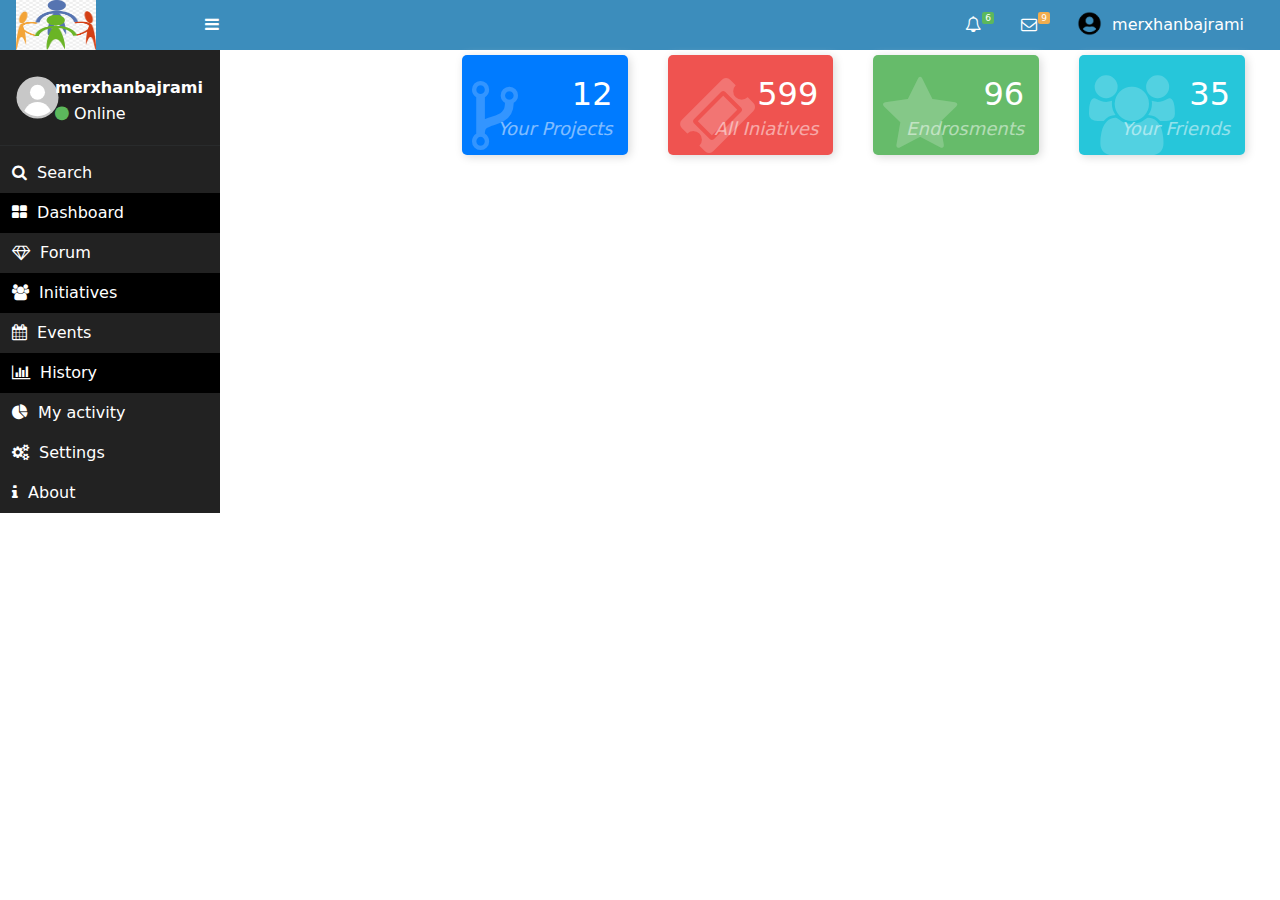
<file: Code/index.html>
<!DOCTYPE html>
<html lang="en">
<head>
    <meta charset="UTF-8">
    <title>BeChange</title>
    <link href="//maxcdn.bootstrapcdn.com/bootstrap/4.1.1/css/bootstrap.min.css" rel="stylesheet" id="bootstrap-css">
    <script src="//maxcdn.bootstrapcdn.com/bootstrap/4.1.1/js/bootstrap.min.js"></script>
    <script src="//cdnjs.cloudflare.com/ajax/libs/jquery/3.2.1/jquery.min.js"></script>
    <link rel="stylesheet" href="index.css">
</head>
<body>
    <header class="header">
        <nav class="navbar navbar-toggleable-md navbar-light pt-0 pb-0 ">
            <button class="navbar-toggler navbar-toggler-right" type="button" data-toggle="collapse" data-target="#navbarNavDropdown" aria-controls="navbarNavDropdown" aria-expanded="false" aria-label="Toggle navigation">
                <span class="navbar-toggler-icon"></span>
            </button>
            <a class="navbar-brand p-0 mr-5" href="#"><img src="peroplengo.png" height="50" width="80" alt="BeChange"></a>
            <div class="float-left"> <a href="#" class="button-left"><span class="fa fa-fw fa-bars "></span></a> </div>
            <div class="collapse navbar-collapse flex-row-reverse" id="navbarNavDropdown">
                <ul class="navbar-nav">
                    <li class="nav-item dropdown messages-menu">
                        <a class="nav-link dropdown-toggle" href="#" data-toggle="dropdown" aria-haspopup="true" aria-expanded="false">
                            <i class="fa fa-bell-o"></i>
                            <span class="label label-success bg-success">6</span>
                        </a>
                        <div class="dropdown-menu" aria-labelledby="navbarDropdownMenuLink">
                            <ul class="dropdown-menu-over list-unstyled">
                                <li class="header-ul text-center">You have 4 messages</li>
                            </ul>
                        </div>
                    </li>
                    <li class="nav-item dropdown notifications-menu">
                        <a class="nav-link dropdown-toggle" href="#" id="qr1" data-toggle="dropdown" aria-haspopup="true" aria-expanded="false">
                            <i class="fa fa-envelope-o"></i>
                            <span class="label label-warning bg-warning">9</span>
                        </a>
                    </li>
                    <li class="nav-item dropdown  user-menu">
                        <a class="nav-link dropdown-toggle" href="#" id="navbarDropdownMenuLink" data-toggle="dropdown" aria-haspopup="true" aria-expanded="false">
                            <img src="usercircle.png" class="user-image" alt="User Image" >
                            <span class="hidden-xs">merxhanbajrami</span>
                        </a>
                    </li>
                </ul>
            </div>
        </nav>
    </header>
    <div class="main" style="display: flex; justify-content: space-between;">
        <div class="col-4" style="margin-left: -15px;">
            <aside>
                <div class="sidebar left ">
                    <div class="user-panel">
                        <div class="pull-left image">
                            <img src="usericon.svg" class="rounded-circle" alt="User Image">
                        </div>
                        <div class="pull-left info">
                            <p>merxhanbajrami</p>
                            <a href="#"><i class="fa fa-circle text-success"></i> Online</a>
                        </div>
                    </div>
                    <ul class="list-sidebar bg-defoult">
                        <li>
                            <a href="#"><i class="fa fa-search"></i> <span class="nav-label">Search</span></a> </li>
                        <li>
                            <a href="index.html" data-toggle="collapse" data-target="#dashboard" class="collapsed active" >
                                <i class="fa fa-th-large"></i> <span class="nav-label"> Dashboard </span>
                            </a>
                        </li>
                        <li>
                            <a href="forum.html"><i class="fa fa-diamond"></i> <span class="nav-label">Forum</span></a> </li>
                        <li>
                            <a href="final.html" data-toggle="collapse" data-target="#tables" class="collapsed active" ><i class="fa fa-users"></i> <span class="nav-label">Initiatives</span></a>
                        </li>
                        <li>
                            <a href="#"><i class="fa fa-calendar"></i> <span class="nav-label">Events</span></a> </li>
                        <li>
                            <a href="#" data-toggle="collapse" data-target="#products" class="collapsed active" > <i class="fa fa-bar-chart-o"></i> <span class="nav-label">History</span></a>
                        </li>
                        <li>
                            <a href="initiatives.html"><i class="fa fa-pie-chart"></i> <span class="nav-label">My activity</span> </a>
                        </li>
                        <li> <a href="#"><i class="fa fa-cogs"></i> <span class="nav-label">Settings</span></a> </li>
                        <li> <a href="#"><i class="fa fa-info"></i> <span class="nav-label">About</span></a> </li>
                    </ul>
                </div>
            </aside>
        </div>
        <div class="col-8">
            <div class="container">
                <div class="row">
                    <div class="col-md-3">
                        <div class="card-counter primary">
                            <i class="fa fa-code-fork"></i>
                            <span class="count-numbers">12</span>
                            <span class="count-name">Your projects</span>
                        </div>
                    </div>

                    <div class="col-md-3">
                        <div class="card-counter danger">
                            <i class="fa fa-ticket"></i>
                            <span class="count-numbers">599</span>
                            <span class="count-name">All iniatives</span>
                        </div>
                    </div>

                    <div class="col-md-3">
                        <div class="card-counter success">
                            <i class="fa fa-star"></i>
                            <span class="count-numbers">96</span>
                            <span class="count-name">Endrosments</span>
                        </div>
                    </div>

                    <div class="col-md-3">
                        <div class="card-counter info">
                            <i class="fa fa-users"></i>
                            <span class="count-numbers">35</span>
                            <span class="count-name">Your friends</span>
                        </div>
                    </div>
                </div>
            </div>
        </div>
    </div>
    <script>
        $(document).ready(function(){
            $('.button-left').click(function(){
                $('.sidebar').toggleClass('fliph');
            });

        });
    </script>
    <style>
        .card-counter{
            box-shadow: 2px 2px 10px #DADADA;
            margin: 5px;
            padding: 20px 10px;
            background-color: #fff;
            height: 100px;
            border-radius: 5px;
            transition: .3s linear all;
        }

        .card-counter:hover{
            box-shadow: 4px 4px 20px #DADADA;
            transition: .3s linear all;
        }

        .card-counter.primary{
            background-color: #007bff;
            color: #FFF;
        }

        .card-counter.danger{
            background-color: #ef5350;
            color: #FFF;
        }

        .card-counter.success{
            background-color: #66bb6a;
            color: #FFF;
        }

        .card-counter.info{
            background-color: #26c6da;
            color: #FFF;
        }

        .card-counter i{
            font-size: 5em;
            opacity: 0.2;
        }

        .card-counter .count-numbers{
            position: absolute;
            right: 35px;
            top: 20px;
            font-size: 32px;
            display: block;
        }

        .card-counter .count-name{
            position: absolute;
            right: 35px;
            top: 65px;
            font-style: italic;
            text-transform: capitalize;
            opacity: 0.5;
            display: block;
            font-size: 18px;
        }
    </style>
</body>
</html>
</file>
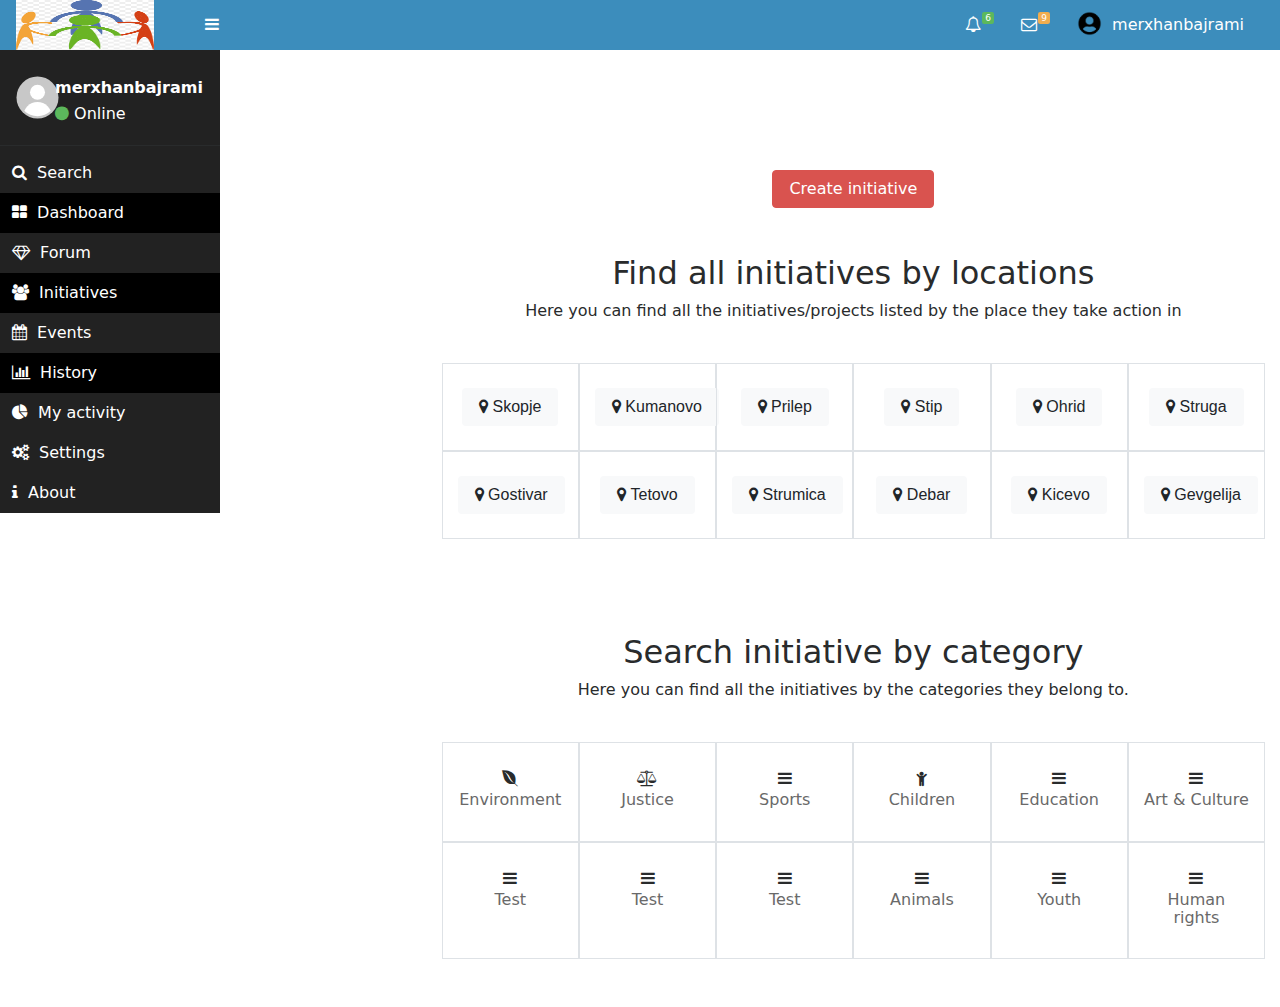
<file: Code/final.html>
<!DOCTYPE html>
<html lang="en">
<head>
    <meta charset="UTF-8">
    <title>BeChange</title>
    <link href="//maxcdn.bootstrapcdn.com/bootstrap/4.1.1/css/bootstrap.min.css" rel="stylesheet" id="bootstrap-css">
    <script src="//maxcdn.bootstrapcdn.com/bootstrap/4.1.1/js/bootstrap.min.js"></script>
    <script src="//cdnjs.cloudflare.com/ajax/libs/jquery/3.2.1/jquery.min.js"></script>
    <link rel="stylesheet" href="index.css">
</head>
<body>
<header class="header">
    <nav class="navbar navbar-toggleable-md navbar-light pt-0 pb-0 ">
        <button class="navbar-toggler navbar-toggler-right" type="button" data-toggle="collapse" data-target="#navbarNavDropdown" aria-controls="navbarNavDropdown" aria-expanded="false" aria-label="Toggle navigation">
            <span class="navbar-toggler-icon"></span>
        </button>
        <a class="navbar-brand p-0 mr-5" href="#"><img src="peroplengo.png" height="50" width="80" alt="BeChange"></a>
        <div class="float-left"> <a href="#" class="button-left"><span class="fa fa-fw fa-bars "></span></a> </div>
        <div class="collapse navbar-collapse flex-row-reverse" id="navbarNavDropdown">
            <ul class="navbar-nav">
                <li class="nav-item dropdown messages-menu">
                    <a class="nav-link dropdown-toggle" href="#" data-toggle="dropdown" aria-haspopup="true" aria-expanded="false">
                        <i class="fa fa-bell-o"></i>
                        <span class="label label-success bg-success">6</span>
                    </a>
                    <div class="dropdown-menu" aria-labelledby="navbarDropdownMenuLink">
                        <ul class="dropdown-menu-over list-unstyled">
                            <li class="header-ul text-center">You have 4 messages</li>
                        </ul>
                    </div>
                </li>
                <li class="nav-item dropdown notifications-menu">
                    <a class="nav-link dropdown-toggle" href="#" id="qr1" data-toggle="dropdown" aria-haspopup="true" aria-expanded="false">
                        <i class="fa fa-envelope-o"></i>
                        <span class="label label-warning bg-warning">9</span>
                    </a>
                </li>
                <li class="nav-item dropdown  user-menu">
                    <a class="nav-link dropdown-toggle" href="#" id="navbarDropdownMenuLink" data-toggle="dropdown" aria-haspopup="true" aria-expanded="false">
                        <img src="usercircle.png" class="user-image" alt="User Image" >
                        <span class="hidden-xs">merxhanbajrami</span>
                    </a>
                </li>
            </ul>
        </div>
    </nav>
</header>
<div class="main" style="display: flex; justify-content: space-between;">
    <div class="col-4" style="margin-left: -15px;">
        <aside>
            <div class="sidebar left ">
                <div class="user-panel">
                    <div class="pull-left image">
                        <img src="usericon.svg" class="rounded-circle" alt="User Image">
                    </div>
                    <div class="pull-left info">
                        <p>merxhanbajrami</p>
                        <a href="#"><i class="fa fa-circle text-success"></i> Online</a>
                    </div>
                </div>
                <ul class="list-sidebar bg-defoult">
                    <li>
                        <a href="#"><i class="fa fa-search"></i> <span class="nav-label">Search</span></a> </li>
                    <li>
                        <a href="index.html" data-toggle="collapse" data-target="#dashboard" class="collapsed active" >
                            <i class="fa fa-th-large"></i> <span class="nav-label"> Dashboard </span>
                        </a>
                    </li>
                    <li>
                        <a href="forum.html"><i class="fa fa-diamond"></i> <span class="nav-label">Forum</span></a> </li>
                    <li>
                        <a href="final.html" data-toggle="collapse" data-target="#tables" class="collapsed active" ><i class="fa fa-users"></i> <span class="nav-label">Initiatives</span></a>
                    </li>
                    <li>
                        <a href="#"><i class="fa fa-calendar"></i> <span class="nav-label">Events</span></a> </li>
                    <li>
                        <a href="" data-toggle="collapse" data-target="#products" class="collapsed active" > <i class="fa fa-bar-chart-o"></i> <span class="nav-label">History</span></a>
                    </li>
                    <li>
                        <a href="initiatives.html"><i class="fa fa-pie-chart"></i> <span class="nav-label">My activity</span> </a>
                    </li>
                    <li> <a href="#"><i class="fa fa-cogs"></i> <span class="nav-label">Settings</span></a> </li>
                    <li> <a href="#"><i class="fa fa-info"></i> <span class="nav-label">About</span></a> </li>
                </ul>
            </div>
        </aside>
    </div>
    <div class="col-8">
        <div class="location py-5">
            <div class="row text-center pt-4">
                <div class="col-md-12 mb-5 mt-5">
                    <a type="button" class="btn btn-danger" href="form.html">Create initiative</a>
                </div>
            </div>
            <div class="container">
                <div class="row pb-4 text-center">
                    <div class="col-md-12">
                        <h2>Find all initiatives by locations </h2>
                        <p> Here you can find all the initiatives/projects listed by the place they take action in</p>
                    </div>
                </div>

                <div class="row text-center">
                    <div class="col-md-2 box border py-4">

                        <button type="button" class="btn btn-light"><i class="fa fa-map-marker fa-1x "></i> Skopje</button>

                    </div>
                    <div class="col-md-2 box border py-4">
                        <button type="button" class="btn btn-light"><i class="fa fa-map-marker fa-1x "></i> Kumanovo</button>
                    </div>
                    <div class="col-md-2 box border py-4">
                        <button type="button" class="btn btn-light"><i class="fa fa-map-marker fa-1x "></i> Prilep</button>
                    </div>
                    <div class="col-md-2 box border py-4">
                        <button type="button" class="btn btn-light"><i class="fa fa-map-marker fa-1x "></i> Stip</button>
                    </div>
                    <div class="col-md-2 box border py-4">
                        <button type="button" class="btn btn-light"><i class="fa fa-map-marker fa-1x "></i> Ohrid</button>
                    </div>
                    <div class="col-md-2 box border py-4">
                        <button type="button" class="btn btn-light"><i class="fa fa-map-marker fa-1x "></i> Struga</button>
                    </div>


                </div>
                <div class="row text-center">
                    <div class="col-md-2 box border py-4">

                        <button type="button" class="btn btn-light"><i class="fa fa-map-marker fa-1x "></i> Gostivar</button>

                    </div>
                    <div class="col-md-2 box border py-4">
                        <button type="button" class="btn btn-light"><i class="fa fa-map-marker fa-1x "></i> Tetovo</button>
                    </div>
                    <div class="col-md-2 box border py-4">
                        <button type="button" class="btn btn-light"><i class="fa fa-map-marker fa-1x "></i> Strumica</button>
                    </div>
                    <div class="col-md-2 box border py-4">
                        <button type="button" class="btn btn-light"><i class="fa fa-map-marker fa-1x "></i> Debar</button>
                    </div>
                    <div class="col-md-2 box border py-4">
                        <button type="button" class="btn btn-light"><i class="fa fa-map-marker fa-1x "></i> Kicevo</button>
                    </div>
                    <div class="col-md-2 box border py-4">
                        <button type="button" class="btn btn-light">
                            <i class="fa fa-map-marker fa-1x "></i> Gevgelija</button>
                    </div>


                </div>

            </div>
        </div>
        <div class="brand-search py-5">
            <div class="container">
                <div class="row pb-4 text-center">
                    <div class="col-md-12">
                        <h2>Search initiative by category</h2>
                        <p> Here you can find all the initiatives by the categories they belong to.</p>
                    </div>
                </div>
                <div class="row text-center">
                    <div class="col-md-2 box border py-4">
                        <div class="box-carimage">
                            <i class="fa fa-envira fa-1x"></i>
                        </div>
                        <div class="box-cartitle">
                            <a href="#"><h6> Environment</h6></a>
                        </div>


                    </div>
                    <div class="col-md-2 box border py-4">
                        <div class="box-carimage">
                            <i class="fa fa-balance-scale fa-1x"></i>
                        </div>
                        <div class="box-cartitle">
                            <a href="#"><h6> Justice </h6></a>
                        </div>


                    </div>
                    <div class="col-md-2 box border py-4">
                        <div class="box-carimage">
                            <i class="fa fa-bars fa-1x"></i>
                        </div>
                        <div class="box-cartitle">
                            <a href="#"><h6> Sports </h6></a>
                        </div>


                    </div>
                    <div class="col-md-2 box border py-4">
                        <div class="box-carimage">
                            <i class="fa fa-child fa-1x"></i>
                        </div>
                        <div class="box-cartitle">
                            <a href="#"><h6> Children </h6></a>
                        </div>


                    </div>
                    <div class="col-md-2 box border py-4">
                        <div class="box-carimage">
                            <i class="fa fa-bars fa-1x"></i>
                        </div>
                        <div class="box-cartitle">
                            <a href="#"><h6> Education </h6></a>
                        </div>


                    </div>
                    <div class="col-md-2 box border py-4">
                        <div class="box-carimage">
                            <i class="fa fa-bars fa-1x"></i>
                        </div>
                        <div class="box-cartitle">
                            <a href="#"><h6> Art & Culture </h6></a>
                        </div>


                    </div>

                </div>
                <div class="row text-center">
                    <div class="col-md-2 box border py-4">
                        <div class="box-carimage">
                            <i class="fa fa-bars fa-1x"></i>
                        </div>
                        <div class="box-cartitle">
                            <a href="#"><h6> Test </h6></a>
                        </div>


                    </div>
                    <div class="col-md-2 box border py-4">
                        <div class="box-carimage">
                            <i class="fa fa-bars fa-1x"></i>
                        </div>
                        <div class="box-cartitle">
                            <a href="#"><h6> Test </h6></a>
                        </div>


                    </div>
                    <div class="col-md-2 box border py-4">
                        <div class="box-carimage">
                            <i class="fa fa-bars fa-1x"></i>
                        </div>
                        <div class="box-cartitle">
                            <a href="#"><h6> Test </h6></a>
                        </div>


                    </div>
                    <div class="col-md-2 box border py-4">
                        <div class="box-carimage">
                            <i class="fa fa-bars fa-1x"></i>
                        </div>
                        <div class="box-cartitle">
                            <a href="#"><h6> Animals </h6></a>
                        </div>


                    </div>
                    <div class="col-md-2 box border py-4">
                        <div class="box-carimage">
                            <i class="fa fa-bars fa-1x"></i>
                        </div>
                        <div class="box-cartitle">
                            <a href="#"><h6> Youth </h6></a>
                        </div>


                    </div>
                    <div class="col-md-2 box border py-4">
                        <div class="box-carimage">
                            <i class="fa fa-bars fa-1x"></i>
                        </div>
                        <div class="box-cartitle">
                            <a href="#"><h6> Human rights </h6></a>
                        </div>


                    </div>
                </div>
</div>
<script>
    $(document).ready(function(){
        $('.button-left').click(function(){
            $('.sidebar').toggleClass('fliph');
        });

    });
</script>
<style>
    /************* GENERIC  *****************/
    a {color:#696969;}
    img {width:100%;}
    .twhite {color:#fff!important;}
    /************* TOP-HEAD *****************/
    .top-head ul li {padding-right:8px;}
    /****************** Navigation **************/
    .navbar-toggler {border-color: #dd0000;}
    .navbar-toggler-icon {
        background-image: url("data:image/svg+xml;charset=utf8,%3Csvg viewBox='0 0 32 32' xmlns='http://www.w3.org/2000/svg'%3E%3Cpath stroke='rgb(221, 0, 0, 0.7)' stroke-width='2' stroke-linecap='round' stroke-miterlimit='10' d='M4 8h24M4 16h24M4 24h24'/%3E%3C/svg%3E");
    }
    /**************** Banner Slider Carousel **************/
    .carousel-inner img {width: 100%;}
    .carousel-caption {color:#000;top:110px; bottom: auto; text-align:left;}
    .carousel-caption h1 { color:#dd0000; background-color:#;}
    /************ Services **************/
    .most-car-box:hover {background: ; box-shadow: 0 3px 6px rgba(0,0,0,0.16), 0 3px 6px rgba(0,0,0,0.23);}
    /*********** TABS *******/
    .nav-tabs { border-bottom: 1px solid #ccc; }
    .nav-tabs .nav-link.active {
        border-bottom: 1px solid #dd0000;
        border-radius:0px;
    }
    /**************** Social ICONS ***************/
    /* Social Icons */

    .social-icons{margin: 0;padding: 0; font-size : 10px;}
    .social {margin:7px 7px 7px 0px;}
    #social-fb:hover {color: #3B5998;transition:all .25s;}
    #social-tw:hover {color: #4099FF;transition:all .25s;}
    #social-gp:hover {color: #d34836;transition:all .25s;}
    #social-em:hover {color: #f39c12;transition:all .25s;}

    .card-counter{
        box-shadow: 2px 2px 10px #DADADA;
        margin: 5px;
        padding: 20px 10px;
        background-color: #fff;
        height: 100px;
        border-radius: 5px;
        transition: .3s linear all;
    }

    .card-counter:hover{
        box-shadow: 4px 4px 20px #DADADA;
        transition: .3s linear all;
    }

    .card-counter.primary{
        background-color: #007bff;
        color: #FFF;
    }

    .card-counter.danger{
        background-color: #ef5350;
        color: #FFF;
    }

    .card-counter.success{
        background-color: #66bb6a;
        color: #FFF;
    }

    .card-counter.info{
        background-color: #26c6da;
        color: #FFF;
    }

    .card-counter i{
        font-size: 5em;
        opacity: 0.2;
    }

    .card-counter .count-numbers{
        position: absolute;
        right: 35px;
        top: 20px;
        font-size: 32px;
        display: block;
    }

    .card-counter .count-name{
        position: absolute;
        right: 35px;
        top: 65px;
        font-style: italic;
        text-transform: capitalize;
        opacity: 0.5;
        display: block;
        font-size: 18px;
    }
</style>
</body>
</html>
</file>
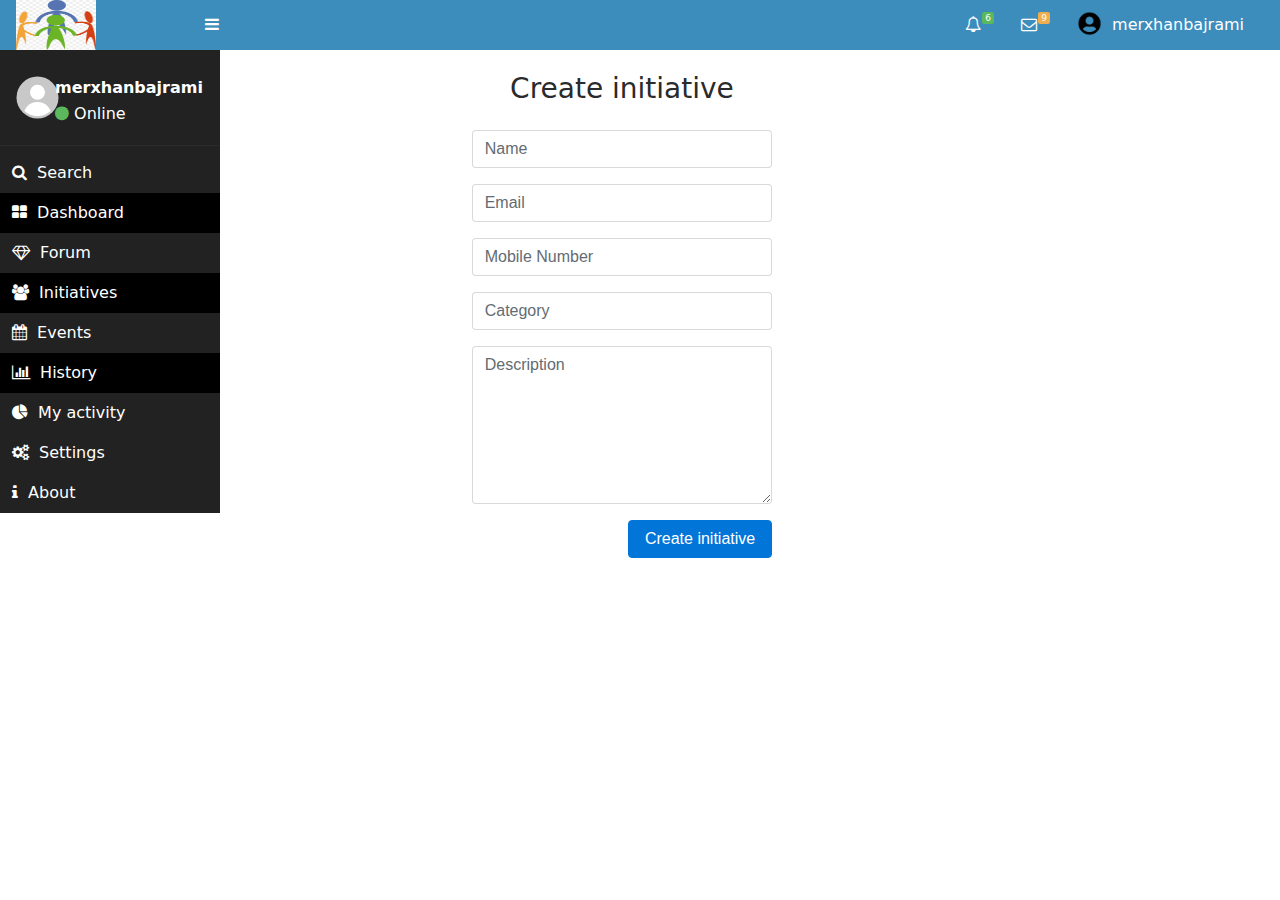
<file: Code/form.html>
<!DOCTYPE html>
<html lang="en">
<head>
    <meta charset="UTF-8">
    <title>BeChange</title>
    <link href="//maxcdn.bootstrapcdn.com/bootstrap/4.1.1/css/bootstrap.min.css" rel="stylesheet" id="bootstrap-css">
    <script src="//maxcdn.bootstrapcdn.com/bootstrap/4.1.1/js/bootstrap.min.js"></script>
    <script src="//cdnjs.cloudflare.com/ajax/libs/jquery/3.2.1/jquery.min.js"></script>
    <link rel="stylesheet" href="index.css">
</head>
<body>
<header class="header">
    <nav class="navbar navbar-toggleable-md navbar-light pt-0 pb-0 ">
        <button class="navbar-toggler navbar-toggler-right" type="button" data-toggle="collapse" data-target="#navbarNavDropdown" aria-controls="navbarNavDropdown" aria-expanded="false" aria-label="Toggle navigation">
            <span class="navbar-toggler-icon"></span>
        </button>
        <a class="navbar-brand p-0 mr-5" href="#"><img src="peroplengo.png" height="50" width="80" alt="BeChange"></a>
        <div class="float-left"> <a href="#" class="button-left"><span class="fa fa-fw fa-bars "></span></a> </div>
        <div class="collapse navbar-collapse flex-row-reverse" id="navbarNavDropdown">
            <ul class="navbar-nav">
                <li class="nav-item dropdown messages-menu">
                    <a class="nav-link dropdown-toggle" href="#" data-toggle="dropdown" aria-haspopup="true" aria-expanded="false">
                        <i class="fa fa-bell-o"></i>
                        <span class="label label-success bg-success">6</span>
                    </a>
                    <div class="dropdown-menu" aria-labelledby="navbarDropdownMenuLink">
                        <ul class="dropdown-menu-over list-unstyled">
                            <li class="header-ul text-center">You have 4 messages</li>
                        </ul>
                    </div>
                </li>
                <li class="nav-item dropdown notifications-menu">
                    <a class="nav-link dropdown-toggle" href="#" id="qr1" data-toggle="dropdown" aria-haspopup="true" aria-expanded="false">
                        <i class="fa fa-envelope-o"></i>
                        <span class="label label-warning bg-warning">9</span>
                    </a>
                </li>
                <li class="nav-item dropdown  user-menu">
                    <a class="nav-link dropdown-toggle" href="#" id="navbarDropdownMenuLink" data-toggle="dropdown" aria-haspopup="true" aria-expanded="false">
                        <img src="usercircle.png" class="user-image" alt="User Image" >
                        <span class="hidden-xs">merxhanbajrami</span>
                    </a>
                </li>
            </ul>
        </div>
    </nav>
</header>
<div class="main" style="display: flex; justify-content: space-between;">
    <div class="col-4" style="margin-left: -15px;">
        <aside>
            <div class="sidebar left ">
                <div class="user-panel">
                    <div class="pull-left image">
                        <img src="usericon.svg" class="rounded-circle" alt="User Image">
                    </div>
                    <div class="pull-left info">
                        <p>merxhanbajrami</p>
                        <a href="#"><i class="fa fa-circle text-success"></i> Online</a>
                    </div>
                </div>
                <ul class="list-sidebar bg-defoult">
                    <li>
                        <a href="#"><i class="fa fa-search"></i> <span class="nav-label">Search</span></a> </li>
                    <li>
                        <a href="index.html" data-toggle="collapse" data-target="#dashboard" class="collapsed active" >
                            <i class="fa fa-th-large"></i> <span class="nav-label"> Dashboard </span>
                        </a>
                    </li>
                    <li>
                        <a href="forum.html"><i class="fa fa-diamond"></i> <span class="nav-label">Forum</span></a> </li>
                    <li>
                        <a href="final.html" data-toggle="collapse" data-target="#tables" class="collapsed active" ><i class="fa fa-users"></i> <span class="nav-label">Initiatives</span></a>
                    </li>
                    <li>
                        <a href="#"><i class="fa fa-calendar"></i> <span class="nav-label">Events</span></a> </li>
                    <li>
                        <a href="#" data-toggle="collapse" data-target="#products" class="collapsed active" > <i class="fa fa-bar-chart-o"></i> <span class="nav-label">History</span></a>
                    </li>
                    <li>
                        <a href="initiatives.html"><i class="fa fa-pie-chart"></i> <span class="nav-label">My activity</span> </a>
                    </li>
                    <li> <a href="#"><i class="fa fa-cogs"></i> <span class="nav-label">Settings</span></a> </li>
                    <li> <a href="#"><i class="fa fa-info"></i> <span class="nav-label">About</span></a> </li>
                </ul>
            </div>
        </aside>
    </div>
    <div class="col-8">
        <div class="container">
            <div class="col-md-5">
                <div class="form-area">
                    <form role="form">
                        <br style="clear:both">
                        <h3 style="margin-bottom: 25px; text-align: center;">Create initiative</h3>
                        <div class="form-group">
                            <input type="text" class="form-control" id="name" name="name" placeholder="Name" required>
                        </div>
                        <div class="form-group">
                            <input type="text" class="form-control" id="email" name="email" placeholder="Email" required>
                        </div>
                        <div class="form-group">
                            <input type="text" class="form-control" id="mobile" name="mobile" placeholder="Mobile Number" required>
                        </div>
                        <div class="form-group">
                            <input type="text" class="form-control" id="subject" name="subject" placeholder="Category" required>
                        </div>
                        <div class="form-group">
                            <textarea class="form-control" type="textarea" id="message" placeholder="Description" maxlength="140" rows="7"></textarea>
                            <span class="help-block"><p id="characterLeft" class="help-block "></p></span>
                        </div>

                        <button type="button" id="submit" name="submit" class="btn btn-primary pull-right">Create initiative</button>
                    </form>
                </div>
            </div>
        </div>
    </div>
</div>
<script>
    $(document).ready(function(){
        $('.button-left').click(function(){
            $('.sidebar').toggleClass('fliph');
        });

    });
</script>
<style>
    .card-counter{
        box-shadow: 2px 2px 10px #DADADA;
        margin: 5px;
        padding: 20px 10px;
        background-color: #fff;
        height: 100px;
        border-radius: 5px;
        transition: .3s linear all;
    }

    .card-counter:hover{
        box-shadow: 4px 4px 20px #DADADA;
        transition: .3s linear all;
    }

    .card-counter.primary{
        background-color: #007bff;
        color: #FFF;
    }

    .card-counter.danger{
        background-color: #ef5350;
        color: #FFF;
    }

    .card-counter.success{
        background-color: #66bb6a;
        color: #FFF;
    }

    .card-counter.info{
        background-color: #26c6da;
        color: #FFF;
    }

    .card-counter i{
        font-size: 5em;
        opacity: 0.2;
    }

    .card-counter .count-numbers{
        position: absolute;
        right: 35px;
        top: 20px;
        font-size: 32px;
        display: block;
    }

    .card-counter .count-name{
        position: absolute;
        right: 35px;
        top: 65px;
        font-style: italic;
        text-transform: capitalize;
        opacity: 0.5;
        display: block;
        font-size: 18px;
    }
</style>
</body>
</html>
</file>
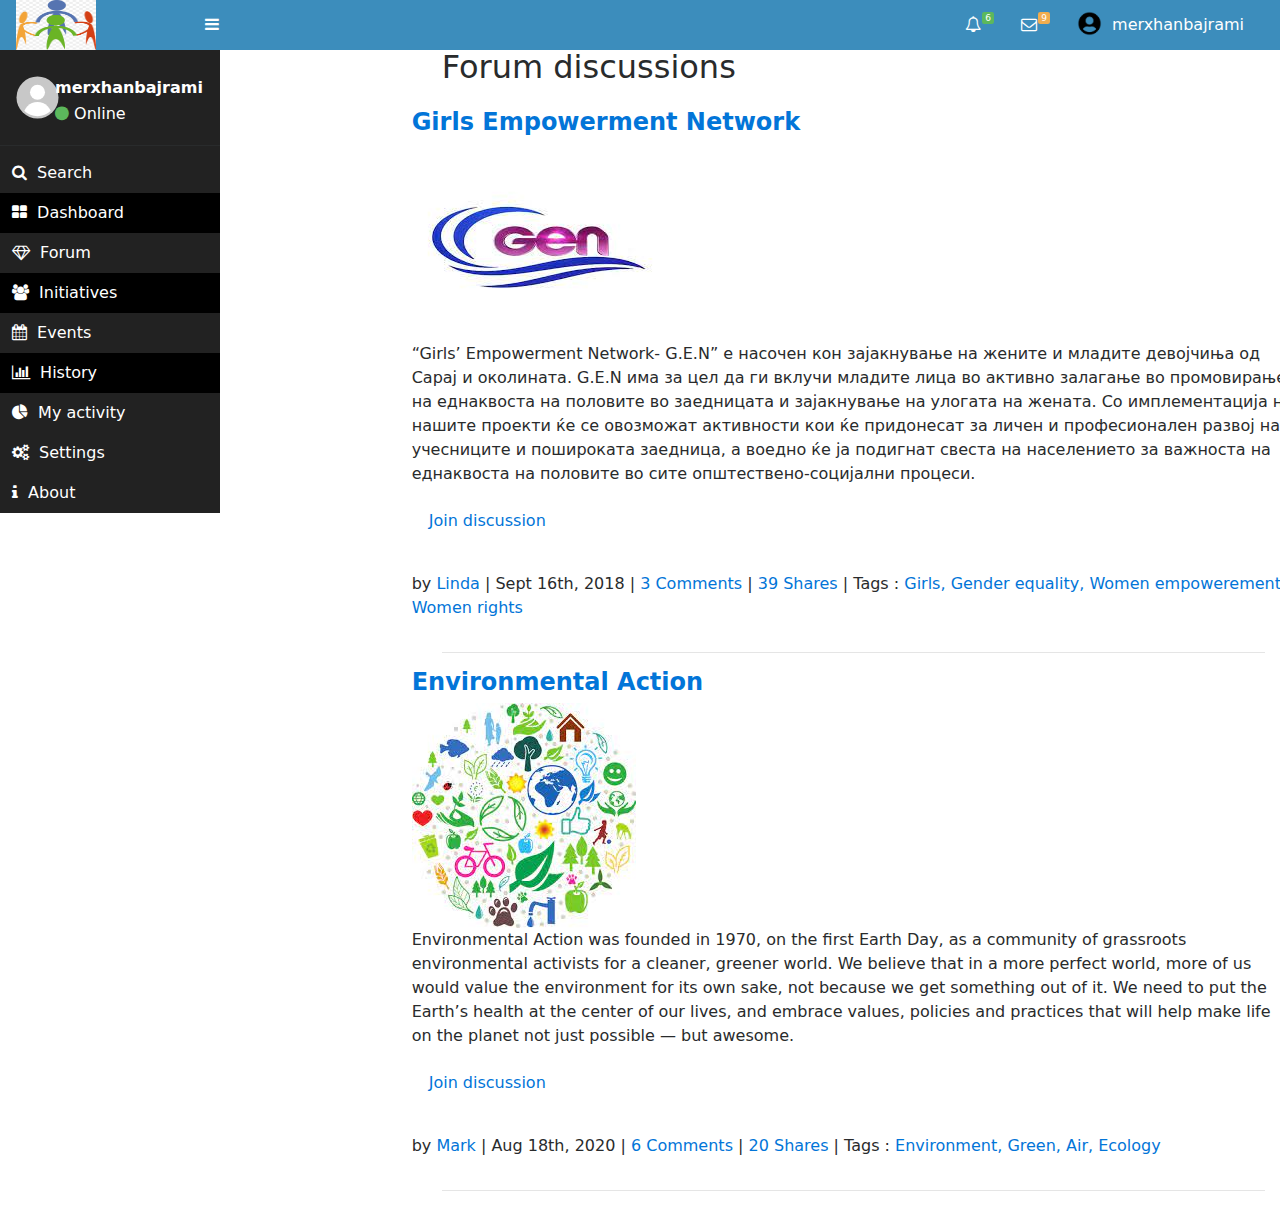
<file: Code/forum.html>
<!DOCTYPE html>
<html lang="en">
<head>
    <meta charset="UTF-8">
    <title>BeChange</title>
    <link href="//maxcdn.bootstrapcdn.com/bootstrap/4.1.1/css/bootstrap.min.css" rel="stylesheet" id="bootstrap-css">
    <script src="//maxcdn.bootstrapcdn.com/bootstrap/4.1.1/js/bootstrap.min.js"></script>
    <script src="//cdnjs.cloudflare.com/ajax/libs/jquery/3.2.1/jquery.min.js"></script>
    <link rel="stylesheet" href="index.css">
</head>
<body>
<header class="header">
    <nav class="navbar navbar-toggleable-md navbar-light pt-0 pb-0 ">
        <button class="navbar-toggler navbar-toggler-right" type="button" data-toggle="collapse" data-target="#navbarNavDropdown" aria-controls="navbarNavDropdown" aria-expanded="false" aria-label="Toggle navigation">
            <span class="navbar-toggler-icon"></span>
        </button>
        <a class="navbar-brand p-0 mr-5" href="#"><img src="peroplengo.png" height="50" width="80" alt="BeChange"></a>
        <div class="float-left"> <a href="#" class="button-left"><span class="fa fa-fw fa-bars "></span></a> </div>
        <div class="collapse navbar-collapse flex-row-reverse" id="navbarNavDropdown">
            <ul class="navbar-nav">
                <li class="nav-item dropdown messages-menu">
                    <a class="nav-link dropdown-toggle" href="#" data-toggle="dropdown" aria-haspopup="true" aria-expanded="false">
                        <i class="fa fa-bell-o"></i>
                        <span class="label label-success bg-success">6</span>
                    </a>
                    <div class="dropdown-menu" aria-labelledby="navbarDropdownMenuLink">
                        <ul class="dropdown-menu-over list-unstyled">
                            <li class="header-ul text-center">You have 4 messages</li>
                        </ul>
                    </div>
                </li>
                <li class="nav-item dropdown notifications-menu">
                    <a class="nav-link dropdown-toggle" href="#" id="qr1" data-toggle="dropdown" aria-haspopup="true" aria-expanded="false">
                        <i class="fa fa-envelope-o"></i>
                        <span class="label label-warning bg-warning">9</span>
                    </a>
                </li>
                <li class="nav-item dropdown  user-menu">
                    <a class="nav-link dropdown-toggle" href="#" id="navbarDropdownMenuLink" data-toggle="dropdown" aria-haspopup="true" aria-expanded="false">
                        <img src="usercircle.png" class="user-image" alt="User Image" >
                        <span class="hidden-xs">merxhanbajrami</span>
                    </a>
                </li>
            </ul>
        </div>
    </nav>
</header>
<div class="main" style="display: flex; justify-content: space-between;">
    <div class="col-4" style="margin-left: -15px;">
        <aside>
            <div class="sidebar left ">
                <div class="user-panel">
                    <div class="pull-left image">
                        <img src="usericon.svg" class="rounded-circle" alt="User Image">
                    </div>
                    <div class="pull-left info">
                        <p>merxhanbajrami</p>
                        <a href="#"><i class="fa fa-circle text-success"></i> Online</a>
                    </div>
                </div>
                <ul class="list-sidebar bg-defoult">
                    <li>
                        <a href="#"><i class="fa fa-search"></i> <span class="nav-label">Search</span></a> </li>
                    <li>
                        <a href="index.html" data-toggle="collapse" data-target="#dashboard" class="collapsed active" >
                            <i class="fa fa-th-large"></i> <span class="nav-label"> Dashboard </span>
                        </a>
                    </li>
                    <li>
                        <a href="forum.html"><i class="fa fa-diamond"></i> <span class="nav-label">Forum</span></a> </li>
                    <li>
                        <a href="final.html" data-toggle="collapse" data-target="#tables" class="collapsed active" ><i class="fa fa-users"></i> <span class="nav-label">Initiatives</span></a>
                    </li>
                    <li>
                        <a href="#"><i class="fa fa-calendar"></i> <span class="nav-label">Events</span></a> </li>
                    <li>
                        <a href="#" data-toggle="collapse" data-target="#products" class="collapsed active" > <i class="fa fa-bar-chart-o"></i> <span class="nav-label">History</span></a>
                    </li>
                    <li>
                        <a href="initiatives.html"><i class="fa fa-pie-chart"></i> <span class="nav-label">My activity</span> </a>
                    </li>
                    <li> <a href="#"><i class="fa fa-cogs"></i> <span class="nav-label">Settings</span></a> </li>
                    <li> <a href="#"><i class="fa fa-info"></i> <span class="nav-label">About</span></a> </li>
                </ul>
            </div>
        </aside>
    </div>
    <div class="col-8">
        <h2 class="mb-4">Forum discussions</h2>
        <div class="row">
            <div class="span8">
                <div class="row">
                    <div class="span8">
                        <h4><strong><a href="#">Girls Empowerment Network</a></strong></h4>
                    </div>
                </div>
                <div class="row">
                    <div class="span2">
                        <a href="#" class="thumbnail">
                            <img src="gen.jpeg" alt="Girls Empowerment Network">
                        </a>
                    </div>
                    <div class="span6">
                        <p>
                            “Girls’ Empowerment Network- G.E.N” е насочен кон зајакнување на жените и младите девојчиња од Сарај и околината.
                            G.E.N има за цел да ги вклучи младите лица во активно залагање во промовирање на еднаквоста на половите во
                            заедницата и зајакнување на улогата на жената. Со имплементација на нашите проекти ќе се овозможат активности
                            кои ќе придонесат за личен и професионален развој на учесниците и пошироката заедница, а воедно ќе ја подигнат
                            свеста на населението за важноста на еднаквоста на половите во сите општествено-социјални процеси.
                        </p>
                        <p><a class="btn" href="#">Join discussion</a></p>
                    </div>
                </div>
                <div class="row">
                    <div class="span8">
                        <p></p>
                        <p>
                            <i class="icon-user"></i> by <a href="#">Linda</a>
                            | <i class="icon-calendar"></i> Sept 16th, 2018
                            | <i class="icon-comment"></i> <a href="#">3 Comments</a>
                            | <i class="icon-share"></i> <a href="#">39 Shares</a>
                            | <i class="icon-tags"></i> Tags : <a href="#"><span class="label label-info">Girls,</span></a>
                            <a href="#"><span class="label label-info">Gender equality,</span></a>
                            <a href="#"><span class="label label-info">Women empowerement,</span></a>
                            <a href="#"><span class="label label-info">Women rights</span></a>
                        </p>
                    </div>
                </div>
            </div>
        </div>
        <hr>

        <div class="row">
            <div class="span8">
                <div class="row">
                    <div class="span8">
                        <h4><strong><a href="#">Environmental Action</a></strong></h4>
                    </div>
                </div>
                <div class="row">
                    <div class="span2">
                        <a href="#" class="thumbnail">
                            <img src="environment.jpeg" alt="Environmental Action">
                        </a>
                    </div>
                    <div class="span6">
                        <p>
                            Environmental Action was founded in 1970, on the first Earth Day, as a community of grassroots environmental activists for a cleaner, greener world.
                            We believe that in a more perfect world, more of us would value the environment for its own sake, not because we get something out of it. We need to put the Earth’s health at the center of our lives, and embrace values, policies and practices that will help make life on the planet not just possible — but awesome.
                        </p>
                        <p><a class="btn" href="#">Join discussion</a></p>
                    </div>
                </div>
                <div class="row">
                    <div class="span8">
                        <p></p>
                        <p>
                            <i class="icon-user"></i> by <a href="#">Mark</a>
                            | <i class="icon-calendar"></i> Aug 18th, 2020
                            | <i class="icon-comment"></i> <a href="#">6 Comments</a>
                            | <i class="icon-share"></i> <a href="#">20 Shares</a>
                            | <i class="icon-tags"></i> Tags : <a href="#"><span class="label label-info">Environment,</span></a>
                            <a href="#"><span class="label label-info">Green,</span></a>
                            <a href="#"><span class="label label-info">Air,</span></a>
                            <a href="#"><span class="label label-info">Ecology</span></a>
                        </p>
                    </div>
                </div>
            </div>
        </div>
        <hr>
</div>
<script>
    $(document).ready(function(){
        $('.button-left').click(function(){
            $('.sidebar').toggleClass('fliph');
        });

    });
</script>
<style>
    .card-counter{
        box-shadow: 2px 2px 10px #DADADA;
        margin: 5px;
        padding: 20px 10px;
        background-color: #fff;
        height: 100px;
        border-radius: 5px;
        transition: .3s linear all;
    }

    .card-counter:hover{
        box-shadow: 4px 4px 20px #DADADA;
        transition: .3s linear all;
    }

    .card-counter.primary{
        background-color: #007bff;
        color: #FFF;
    }

    .card-counter.danger{
        background-color: #ef5350;
        color: #FFF;
    }

    .card-counter.success{
        background-color: #66bb6a;
        color: #FFF;
    }

    .card-counter.info{
        background-color: #26c6da;
        color: #FFF;
    }

    .card-counter i{
        font-size: 5em;
        opacity: 0.2;
    }

    .card-counter .count-numbers{
        position: absolute;
        right: 35px;
        top: 20px;
        font-size: 32px;
        display: block;
    }

    .card-counter .count-name{
        position: absolute;
        right: 35px;
        top: 65px;
        font-style: italic;
        text-transform: capitalize;
        opacity: 0.5;
        display: block;
        font-size: 18px;
    }
</style>
</body>
</html>
</file>
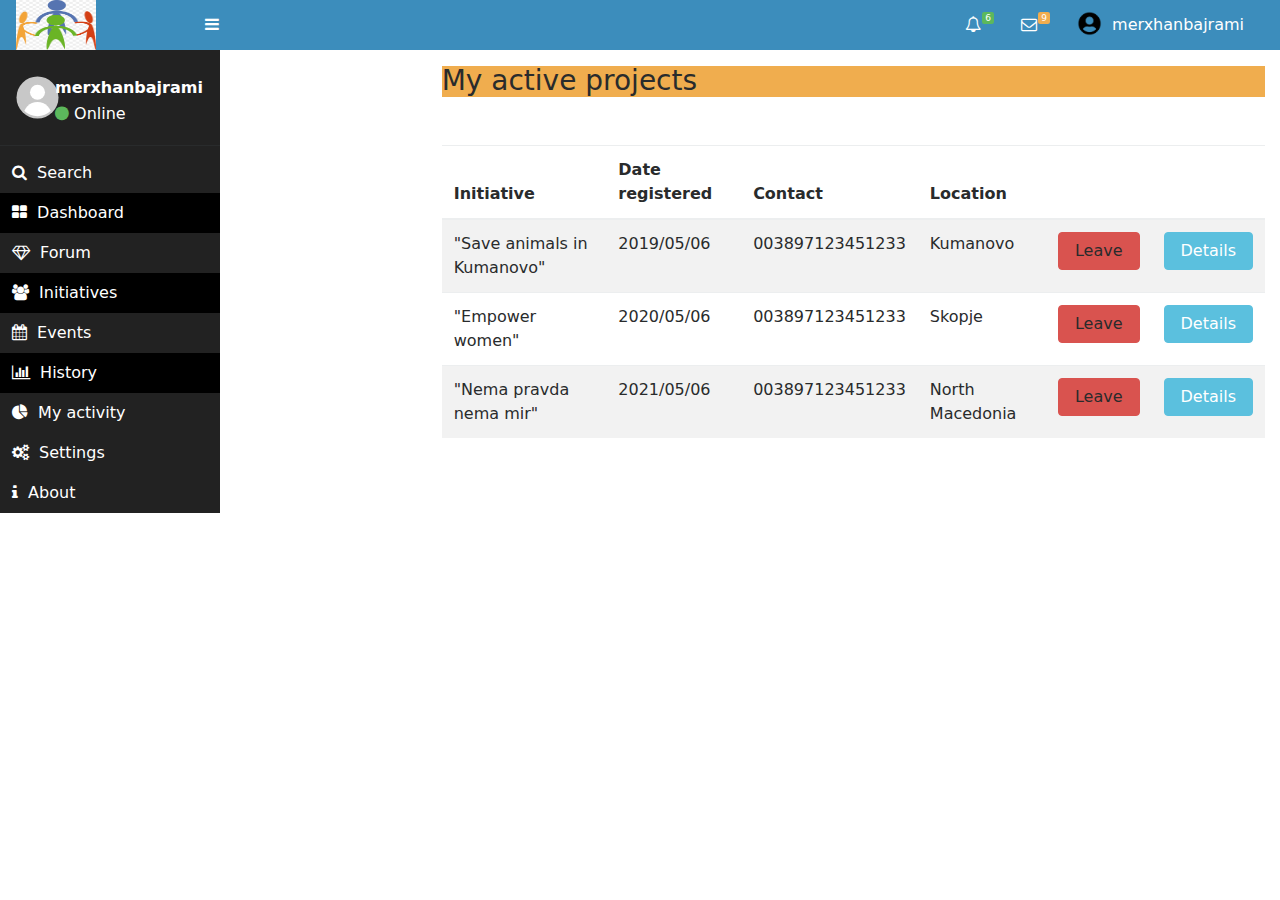
<file: Code/initiatives.html>
<!DOCTYPE html>
<html lang="en">
<head>
    <meta charset="UTF-8">
    <title>BeChange</title>
    <link href="//maxcdn.bootstrapcdn.com/bootstrap/4.1.1/css/bootstrap.min.css" rel="stylesheet" id="bootstrap-css">
    <script src="//maxcdn.bootstrapcdn.com/bootstrap/4.1.1/js/bootstrap.min.js"></script>
    <script src="//cdnjs.cloudflare.com/ajax/libs/jquery/3.2.1/jquery.min.js"></script>
    <link rel="stylesheet" href="index.css">
</head>
<body>
<header class="header">
    <nav class="navbar navbar-toggleable-md navbar-light pt-0 pb-0 ">
        <button class="navbar-toggler navbar-toggler-right" type="button" data-toggle="collapse" data-target="#navbarNavDropdown" aria-controls="navbarNavDropdown" aria-expanded="false" aria-label="Toggle navigation">
            <span class="navbar-toggler-icon"></span>
        </button>
        <a class="navbar-brand p-0 mr-5" href="#"><img src="peroplengo.png" height="50" width="80" alt="BeChange"></a>
        <div class="float-left"> <a href="#" class="button-left"><span class="fa fa-fw fa-bars "></span></a> </div>
        <div class="collapse navbar-collapse flex-row-reverse" id="navbarNavDropdown">
            <ul class="navbar-nav">
                <li class="nav-item dropdown messages-menu">
                    <a class="nav-link dropdown-toggle" href="#" data-toggle="dropdown" aria-haspopup="true" aria-expanded="false">
                        <i class="fa fa-bell-o"></i>
                        <span class="label label-success bg-success">6</span>
                    </a>
                    <div class="dropdown-menu" aria-labelledby="navbarDropdownMenuLink">
                        <ul class="dropdown-menu-over list-unstyled">
                            <li class="header-ul text-center">You have 4 messages</li>
                        </ul>
                    </div>
                </li>
                <li class="nav-item dropdown notifications-menu">
                    <a class="nav-link dropdown-toggle" href="#" id="qr1" data-toggle="dropdown" aria-haspopup="true" aria-expanded="false">
                        <i class="fa fa-envelope-o"></i>
                        <span class="label label-warning bg-warning">9</span>
                    </a>
                </li>
                <li class="nav-item dropdown  user-menu">
                    <a class="nav-link dropdown-toggle" href="#" id="navbarDropdownMenuLink" data-toggle="dropdown" aria-haspopup="true" aria-expanded="false">
                        <img src="usercircle.png" class="user-image" alt="User Image" >
                        <span class="hidden-xs">merxhanbajrami</span>
                    </a>
                </li>
            </ul>
        </div>
    </nav>
</header>
<div class="main" style="display: flex; justify-content: space-between;">
    <div class="col-4" style="margin-left: -15px;">
        <aside>
            <div class="sidebar left ">
                <div class="user-panel">
                    <div class="pull-left image">
                        <img src="usericon.svg" class="rounded-circle" alt="User Image">
                    </div>
                    <div class="pull-left info">
                        <p>merxhanbajrami</p>
                        <a href="#"><i class="fa fa-circle text-success"></i> Online</a>
                    </div>
                </div>
                <ul class="list-sidebar bg-defoult">
                    <li>
                        <a href="#"><i class="fa fa-search"></i> <span class="nav-label">Search</span></a> </li>
                    <li>
                        <a href="index.html" data-toggle="collapse" data-target="#dashboard" class="collapsed active" >
                            <i class="fa fa-th-large"></i> <span class="nav-label"> Dashboard </span>
                        </a>
                    </li>
                    <li>
                        <a href="forum.html"><i class="fa fa-diamond"></i> <span class="nav-label">Forum</span></a> </li>
                    <li>
                        <a href="final.html" data-toggle="collapse" data-target="#tables" class="collapsed active" ><i class="fa fa-users"></i> <span class="nav-label">Initiatives</span></a>
                    </li>
                    <li>
                        <a href="#"><i class="fa fa-calendar"></i> <span class="nav-label">Events</span></a> </li>
                    <li>
                        <a href="#" data-toggle="collapse" data-target="#products" class="collapsed active" > <i class="fa fa-bar-chart-o"></i> <span class="nav-label">History</span></a>
                    </li>
                    <li>
                        <a href="initiatives.html"><i class="fa fa-pie-chart"></i> <span class="nav-label">My activity</span> </a>
                    </li>
                    <li> <a href="#"><i class="fa fa-cogs"></i> <span class="nav-label">Settings</span></a> </li>
                    <li> <a href="#"><i class="fa fa-info"></i> <span class="nav-label">About</span></a> </li>
                </ul>
            </div>
        </aside>
    </div>
    <div class="col-8">
        <h3 class="bg-warning mb-5 mt-3">My active projects</h3>
        <div class="container">
            <div class="row">
                <div class="span5">
                    <table class="table table-striped table-condensed">
                        <thead>
                        <tr>
                            <th>Initiative</th>
                            <th>Date registered</th>
                            <th>Contact</th>
                            <th>Location</th>
                            <th></th>
                            <th></th>
                        </tr>
                        </thead>
                        <tbody>
                        <tr>
                            <td>"Save animals in Kumanovo"</td>
                            <td>2019/05/06</td>
                            <td>003897123451233</td>
                            <td>Kumanovo</td>
                            <td><a class="btn btn-danger">Leave</a></td>
                            <td><a class="btn btn-info" href="forum.html">Details</a></td>
                        </tr>
                        <tr>
                            <td>"Empower women"</td>
                            <td>2020/05/06</td>
                            <td>003897123451233</td>
                            <td>Skopje</td>
                            <td><a class="btn btn-danger">Leave</a></td>
                            <td><a class="btn btn-info" href="forum.html">Details</a></td>
                        </tr>
                        <tr>
                            <td>"Nema pravda nema mir"</td>
                            <td>2021/05/06</td>
                            <td>003897123451233</td>
                            <td>North Macedonia</td>
                            <td><a class="btn btn-danger">Leave</a></td>
                            <td><a class="btn btn-info" href="forum.html">Details</a></td>
                        </tr>
                        </tbody>
                    </table>
                </div>
            </div>
        </div>
    </div>
</div>
<script>
    $(document).ready(function(){
        $('.button-left').click(function(){
            $('.sidebar').toggleClass('fliph');
        });

    });
</script>
<style>
    .card-counter{
        box-shadow: 2px 2px 10px #DADADA;
        margin: 5px;
        padding: 20px 10px;
        background-color: #fff;
        height: 100px;
        border-radius: 5px;
        transition: .3s linear all;
    }

    .card-counter:hover{
        box-shadow: 4px 4px 20px #DADADA;
        transition: .3s linear all;
    }

    .card-counter.primary{
        background-color: #007bff;
        color: #FFF;
    }

    .card-counter.danger{
        background-color: #ef5350;
        color: #FFF;
    }

    .card-counter.success{
        background-color: #66bb6a;
        color: #FFF;
    }

    .card-counter.info{
        background-color: #26c6da;
        color: #FFF;
    }

    .card-counter i{
        font-size: 5em;
        opacity: 0.2;
    }

    .card-counter .count-numbers{
        position: absolute;
        right: 35px;
        top: 20px;
        font-size: 32px;
        display: block;
    }

    .card-counter .count-name{
        position: absolute;
        right: 35px;
        top: 65px;
        font-style: italic;
        text-transform: capitalize;
        opacity: 0.5;
        display: block;
        font-size: 18px;
    }
</style>
</body>
</html>
</file>
<file: Code/index.css>
@import "https://maxcdn.bootstrapcdn.com/font-awesome/4.7.0/css/font-awesome.min.css";
@import url('https://fonts.googleapis.com/css?family=Roboto:100,100i,300,300i,400,400i,500,500i,700');

body{ font-size: 14px; color: #333; list-style: 26px;font-family: 'Roboto', sans-serif; }

/** ======================  base css ==============================**/

a:hover{ text-decoration: none; }
/** ======================  header ==============================**/
.header{ background-color: #3c8dbc }
.header .dropdown-menu {
    position: absolute;
    right: 0;
    left: auto;
    border-radius: 0px;
}
.header .user-image {
    float: left;
    width: 25px;
    height: 25px;
    border-radius: 50%;
    margin-right: 10px;
    margin-top: -2px;
}

.header .navbar-light .navbar-nav .nav-link{ color: #fff }
.header .navbar-light .navbar-nav .nav-link:hover, .header .navbar-light .navbar-nav .nav-link:focus   {

    background: rgba(0,0,0,0.1);
    color: #f6f6f6;
}
.header .fa.fa-fw.fa-bars{ color: #fff; }
.header .navbar-light .navbar-nav .nav-link {
    color: #fff;
    padding: 10px 20px;
    position: relative;
}
.header  li>a>.label {
    position: absolute;
    top: 9px;
    right: 7px;
    text-align: center;
    font-size: 9px;
    padding: 2px 3px;
    line-height: .9; background-color: #333;    border-radius: .25em;
}
.header  li>a:after{ display: none; }

.header-ul{    border-top-left-radius: 4px;
    border-top-right-radius: 4px;
    border-bottom-right-radius: 0;
    border-bottom-left-radius: 0;
    background-color: #ffffff;
    padding: 7px 10px;
    border-bottom: 1px solid #f4f4f4;
    color: #333;
    font-size: 14px;}

.navbar-nav>.notifications-menu>.dropdown-menu, .navbar-nav>.messages-menu>.dropdown-menu, .navbar-nav>.tasks-menu>.dropdown-menu {
    width: 280px;
    padding: 0 0 0 0;
    margin: 0;
    top: 100%;
}
.navbar-nav>.messages-menu>.dropdown-menu li .menu>li>a>div>img {
    margin: auto 10px auto auto;
    width: 40px;
    height: 40px;
}
.navbar-nav>.messages-menu>.dropdown-menu li .menu>li>a ,.navbar-nav>.notifications-menu>.dropdown-menu li .menu>li>a{
    margin: 0;
    padding: 10px 10px;
    display: block;
    white-space: nowrap;
    border-bottom: 1px solid #f4f4f4;
}
.navbar-nav>.messages-menu>.dropdown-menu li .menu>li>a>h4 {
    padding: 0;
    margin: 0 0 0 45px;
    color: #333;
    font-size: 15px;
    position: relative;
}
.navbar-nav>.messages-menu>.dropdown-menu li .menu>li>a>p {
    margin: 0 0 0 45px;
    font-size: 12px;
    color: #888888;
}

.footer-ul a{
    border-top-left-radius: 0;
    border-top-right-radius: 0;
    border-bottom-right-radius: 4px;
    border-bottom-left-radius: 4px;
    font-size: 12px;
    background-color: #fff;
    padding: 7px 10px;
    border-bottom: 1px solid #eeeeee;
    color: #333 ; display: block;
}

.dropdown-menu-over .menu{  max-height: 200px;
    margin: 0;
    padding: 0;
    list-style: none;
    overflow-x: hidden;}

.navbar-nav>.notifications-menu>.dropdown-menu li .menu>li>a {
    color: #444444;
    overflow: hidden;
    text-overflow: ellipsis;
    padding: 10px;
}
.navbar-nav>.notifications-menu>.dropdown-menu li .menu>li>a>.glyphicon, .navbar-nav>.notifications-menu>.dropdown-menu li .menu>li>a>.fa, .navbar-nav>.notifications-menu>.dropdown-menu li .menu>li>a>.ion {
    width: 20px;
}

a.navbar-brand {
    width: 165px;
}


/***    left menu ****/

/***********************  TOP Bar ********************/
.sidebar{ width:220px;  background-color:#000;transition: all 0.5s  ease-in-out; }
.bg-defoult{background-color:#222;}
.sidebar ul{ list-style:none; margin:0px; padding:0px; }
.sidebar li a,.sidebar li a.collapsed.active{ display:block; padding:8px 12px; color:#fff;border-left:0px solid #dedede;  text-decoration:none}
.sidebar li a.active{background-color:#000;border-left:5px solid #dedede; transition: all 0.5s  ease-in-out}
.sidebar li a:hover{background-color:#000 !important;}
.sidebar li a i{ padding-right:5px;}
.sidebar ul li .sub-menu li a{ position:relative}
.sidebar ul li .sub-menu li a:before{
    font-family: FontAwesome;
    content: "\f105";
    display: inline-block;
    padding-left: 0px;
    padding-right: 10px;
    vertical-align: middle;
}
.sidebar ul li .sub-menu li a:hover:after {
    content: "";
    position: absolute;
    left: -5px;
    top: 0;
    width: 5px;
    background-color: #111;
    height: 100%;
}
.sidebar ul li .sub-menu li a:hover{ background-color:#222; padding-left:20px; transition: all 0.5s  ease-in-out}
.sub-menu{ border-left:5px solid #dedede;}
.sidebar li a .nav-label,.sidebar li a .nav-label+span{ transition: all 0.5s  ease-in-out}


.sidebar.fliph li a .nav-label,.sidebar.fliph li a .nav-label+span{ display:none;transition: all 0.5s  ease-in-out}
.sidebar.fliph {
    width: 42px;transition: all 0.5s  ease-in-out;

}

.sidebar.fliph li{ position:relative}
.sidebar.fliph .sub-menu {
    position: absolute;
    left: 39px;
    top: 0;
    background-color: #222;
    width: 150px;
    z-index: 100;
}


.user-panel {
    clear: left;
    display: block;
    float: left;
}
.user-panel>.image>img {
    width: 100%;
    max-width: 45px;
    height: auto;
}
.user-panel>.info,  .user-panel>.info>a {
    color: #fff;
}
.user-panel>.info>p {
    font-weight: 600;
    margin-bottom: 9px;
}
.user-panel {
    clear: left;
    display: block;
    float: left;
    width: 100%;
    margin-bottom: 15px;
    padding: 25px 15px;
    border-bottom: 1px solid;
}
.user-panel>.info {
    padding: 5px 5px 5px 15px;
    line-height: 1;
    position: absolute;
    left: 55px;
}

.fliph .user-panel{ display: none; }
html{font-family:sans-serif;line-height:1.15;-ms-text-size-adjust:100%;-webkit-text-size-adjust:100%}body{margin:0}article,aside,footer,header,nav,section{display:block}h1{font-size:2em;margin:.67em 0}figcaption,figure,main{display:block}figure{margin:1em 40px}hr{-webkit-box-sizing:content-box;box-sizing:content-box;height:0;overflow:visible}pre{font-family:monospace,monospace;font-size:1em}a{background-color:transparent;-webkit-text-decoration-skip:objects}a:active,a:hover{outline-width:0}abbr[title]{border-bottom:none;text-decoration:underline;text-decoration:underline dotted}b,strong{font-weight:inherit}b,strong{font-weight:bolder}code,kbd,samp{font-family:monospace,monospace;font-size:1em}dfn{font-style:italic}mark{background-color:#ff0;color:#000}small{font-size:80%}sub,sup{font-size:75%;line-height:0;position:relative;vertical-align:baseline}sub{bottom:-.25em}sup{top:-.5em}audio,video{display:inline-block}audio:not([controls]){display:none;height:0}img{border-style:none}svg:not(:root){overflow:hidden}button,input,optgroup,select,textarea{font-family:sans-serif;font-size:100%;line-height:1.15;margin:0}button,input{overflow:visible}button,select{text-transform:none}[type=reset],[type=submit],button,html [type=button]{-webkit-appearance:button}[type=button]::-moz-focus-inner,[type=reset]::-moz-focus-inner,[type=submit]::-moz-focus-inner,button::-moz-focus-inner{border-style:none;padding:0}[type=button]:-moz-focusring,[type=reset]:-moz-focusring,[type=submit]:-moz-focusring,button:-moz-focusring{outline:1px dotted ButtonText}fieldset{border:1px solid silver;margin:0 2px;padding:.35em .625em .75em}legend{-webkit-box-sizing:border-box;box-sizing:border-box;color:inherit;display:table;max-width:100%;padding:0;white-space:normal}progress{display:inline-block;vertical-align:baseline}textarea{overflow:auto}[type=checkbox],[type=radio]{-webkit-box-sizing:border-box;box-sizing:border-box;padding:0}[type=number]::-webkit-inner-spin-button,[type=number]::-webkit-outer-spin-button{height:auto}[type=search]{-webkit-appearance:textfield;outline-offset:-2px}[type=search]::-webkit-search-cancel-button,[type=search]::-webkit-search-decoration{-webkit-appearance:none}::-webkit-file-upload-button{-webkit-appearance:button;font:inherit}details,menu{display:block}summary{display:list-item}canvas{display:inline-block}template{display:none}[hidden]{display:none}@media print{*,::after,::before,blockquote::first-letter,blockquote::first-line,div::first-letter,div::first-line,li::first-letter,li::first-line,p::first-letter,p::first-line{text-shadow:none!important;-webkit-box-shadow:none!important;box-shadow:none!important}a,a:visited{text-decoration:underline}abbr[title]::after{content:" (" attr(title) ")"}pre{white-space:pre-wrap!important}blockquote,pre{border:1px solid #999;page-break-inside:avoid}thead{display:table-header-group}img,tr{page-break-inside:avoid}h2,h3,p{orphans:3;widows:3}h2,h3{page-break-after:avoid}.navbar{display:none}.badge{border:1px solid #000}.table{border-collapse:collapse!important}.table td,.table th{background-color:#fff!important}.table-bordered td,.table-bordered th{border:1px solid #ddd!important}}html{-webkit-box-sizing:border-box;box-sizing:border-box}*,::after,::before{-webkit-box-sizing:inherit;box-sizing:inherit}@-ms-viewport{width:device-width}html{-ms-overflow-style:scrollbar;-webkit-tap-highlight-color:transparent}body{font-family:-apple-system,system-ui,BlinkMacSystemFont,"Segoe UI",Roboto,"Helvetica Neue",Arial,sans-serif;font-size:1rem;font-weight:400;line-height:1.5;color:#292b2c;background-color:#fff}[tabindex="-1"]:focus{outline:0!important}h1,h2,h3,h4,h5,h6{margin-top:0;margin-bottom:.5rem}p{margin-top:0;margin-bottom:1rem}abbr[data-original-title],abbr[title]{cursor:help}address{margin-bottom:1rem;font-style:normal;line-height:inherit}dl,ol,ul{margin-top:0;margin-bottom:1rem}ol ol,ol ul,ul ol,ul ul{margin-bottom:0}dt{font-weight:700}dd{margin-bottom:.5rem;margin-left:0}blockquote{margin:0 0 1rem}a{color:#0275d8;text-decoration:none}a:focus,a:hover{color:#014c8c;text-decoration:underline}a:not([href]):not([tabindex]){color:inherit;text-decoration:none}a:not([href]):not([tabindex]):focus,a:not([href]):not([tabindex]):hover{color:inherit;text-decoration:none}a:not([href]):not([tabindex]):focus{outline:0}pre{margin-top:0;margin-bottom:1rem;overflow:auto}figure{margin:0 0 1rem}img{vertical-align:middle}[role=button]{cursor:pointer}[role=button],a,area,button,input,label,select,summary,textarea{-ms-touch-action:manipulation;touch-action:manipulation}table{border-collapse:collapse;background-color:transparent}caption{padding-top:.75rem;padding-bottom:.75rem;color:#636c72;text-align:left;caption-side:bottom}th{text-align:left}label{display:inline-block;margin-bottom:.5rem}button:focus{outline:1px dotted;outline:5px auto -webkit-focus-ring-color}button,input,select,textarea{line-height:inherit}input[type=checkbox]:disabled,input[type=radio]:disabled{cursor:not-allowed}input[type=date],input[type=time],input[type=datetime-local],input[type=month]{-webkit-appearance:listbox}textarea{resize:vertical}fieldset{min-width:0;padding:0;margin:0;border:0}legend{display:block;width:100%;padding:0;margin-bottom:.5rem;font-size:1.5rem;line-height:inherit}input[type=search]{-webkit-appearance:none}output{display:inline-block}[hidden]{display:none!important}.h1,.h2,.h3,.h4,.h5,.h6,h1,h2,h3,h4,h5,h6{margin-bottom:.5rem;font-family:inherit;font-weight:500;line-height:1.1;color:inherit}.h1,h1{font-size:2.5rem}.h2,h2{font-size:2rem}.h3,h3{font-size:1.75rem}.h4,h4{font-size:1.5rem}.h5,h5{font-size:1.25rem}.h6,h6{font-size:1rem}.lead{font-size:1.25rem;font-weight:300}.display-1{font-size:6rem;font-weight:300;line-height:1.1}.display-2{font-size:5.5rem;font-weight:300;line-height:1.1}.display-3{font-size:4.5rem;font-weight:300;line-height:1.1}.display-4{font-size:3.5rem;font-weight:300;line-height:1.1}hr{margin-top:1rem;margin-bottom:1rem;border:0;border-top:1px solid rgba(0,0,0,.1)}.small,small{font-size:80%;font-weight:400}.mark,mark{padding:.2em;background-color:#fcf8e3}.list-unstyled{padding-left:0;list-style:none}.list-inline{padding-left:0;list-style:none}.list-inline-item{display:inline-block}.list-inline-item:not(:last-child){margin-right:5px}.initialism{font-size:90%;text-transform:uppercase}.blockquote{padding:.5rem 1rem;margin-bottom:1rem;font-size:1.25rem;border-left:.25rem solid #eceeef}.blockquote-footer{display:block;font-size:80%;color:#636c72}.blockquote-footer::before{content:"\2014 \00A0"}.blockquote-reverse{padding-right:1rem;padding-left:0;text-align:right;border-right:.25rem solid #eceeef;border-left:0}.blockquote-reverse .blockquote-footer::before{content:""}.blockquote-reverse .blockquote-footer::after{content:"\00A0 \2014"}.img-fluid{max-width:100%;height:auto}.img-thumbnail{padding:.25rem;background-color:#fff;border:1px solid #ddd;border-radius:.25rem;-webkit-transition:all .2s ease-in-out;-o-transition:all .2s ease-in-out;transition:all .2s ease-in-out;max-width:100%;height:auto}.figure{display:inline-block}.figure-img{margin-bottom:.5rem;line-height:1}.figure-caption{font-size:90%;color:#636c72}code,kbd,pre,samp{font-family:Menlo,Monaco,Consolas,"Liberation Mono","Courier New",monospace}code{padding:.2rem .4rem;font-size:90%;color:#bd4147;background-color:#f7f7f9;border-radius:.25rem}a>code{padding:0;color:inherit;background-color:inherit}kbd{padding:.2rem .4rem;font-size:90%;color:#fff;background-color:#292b2c;border-radius:.2rem}kbd kbd{padding:0;font-size:100%;font-weight:700}pre{display:block;margin-top:0;margin-bottom:1rem;font-size:90%;color:#292b2c}pre code{padding:0;font-size:inherit;color:inherit;background-color:transparent;border-radius:0}.pre-scrollable{max-height:340px;overflow-y:scroll}.container{position:relative;margin-left:auto;margin-right:auto;padding-right:15px;padding-left:15px}@media (min-width:576px){.container{padding-right:15px;padding-left:15px}}@media (min-width:768px){.container{padding-right:15px;padding-left:15px}}@media (min-width:992px){.container{padding-right:15px;padding-left:15px}}@media (min-width:1200px){.container{padding-right:15px;padding-left:15px}}@media (min-width:576px){.container{width:540px;max-width:100%}}@media (min-width:768px){.container{width:720px;max-width:100%}}@media (min-width:992px){.container{width:960px;max-width:100%}}@media (min-width:1200px){.container{width:1140px;max-width:100%}}.container-fluid{position:relative;margin-left:auto;margin-right:auto;padding-right:15px;padding-left:15px}@media (min-width:576px){.container-fluid{padding-right:15px;padding-left:15px}}@media (min-width:768px){.container-fluid{padding-right:15px;padding-left:15px}}@media (min-width:992px){.container-fluid{padding-right:15px;padding-left:15px}}@media (min-width:1200px){.container-fluid{padding-right:15px;padding-left:15px}}.row{display:-webkit-box;display:-webkit-flex;display:-ms-flexbox;display:flex;-webkit-flex-wrap:wrap;-ms-flex-wrap:wrap;flex-wrap:wrap;margin-right:-15px;margin-left:-15px}@media (min-width:576px){.row{margin-right:-15px;margin-left:-15px}}@media (min-width:768px){.row{margin-right:-15px;margin-left:-15px}}@media (min-width:992px){.row{margin-right:-15px;margin-left:-15px}}@media (min-width:1200px){.row{margin-right:-15px;margin-left:-15px}}.no-gutters{margin-right:0;margin-left:0}.no-gutters>.col,.no-gutters>[class*=col-]{padding-right:0;padding-left:0}.col,.col-1,.col-10,.col-11,.col-12,.col-2,.col-3,.col-4,.col-5,.col-6,.col-7,.col-8,.col-9,.col-lg,.col-lg-1,.col-lg-10,.col-lg-11,.col-lg-12,.col-lg-2,.col-lg-3,.col-lg-4,.col-lg-5,.col-lg-6,.col-lg-7,.col-lg-8,.col-lg-9,.col-md,.col-md-1,.col-md-10,.col-md-11,.col-md-12,.col-md-2,.col-md-3,.col-md-4,.col-md-5,.col-md-6,.col-md-7,.col-md-8,.col-md-9,.col-sm,.col-sm-1,.col-sm-10,.col-sm-11,.col-sm-12,.col-sm-2,.col-sm-3,.col-sm-4,.col-sm-5,.col-sm-6,.col-sm-7,.col-sm-8,.col-sm-9,.col-xl,.col-xl-1,.col-xl-10,.col-xl-11,.col-xl-12,.col-xl-2,.col-xl-3,.col-xl-4,.col-xl-5,.col-xl-6,.col-xl-7,.col-xl-8,.col-xl-9{position:relative;width:100%;min-height:1px;padding-right:15px;padding-left:15px}@media (min-width:576px){.col,.col-1,.col-10,.col-11,.col-12,.col-2,.col-3,.col-4,.col-5,.col-6,.col-7,.col-8,.col-9,.col-lg,.col-lg-1,.col-lg-10,.col-lg-11,.col-lg-12,.col-lg-2,.col-lg-3,.col-lg-4,.col-lg-5,.col-lg-6,.col-lg-7,.col-lg-8,.col-lg-9,.col-md,.col-md-1,.col-md-10,.col-md-11,.col-md-12,.col-md-2,.col-md-3,.col-md-4,.col-md-5,.col-md-6,.col-md-7,.col-md-8,.col-md-9,.col-sm,.col-sm-1,.col-sm-10,.col-sm-11,.col-sm-12,.col-sm-2,.col-sm-3,.col-sm-4,.col-sm-5,.col-sm-6,.col-sm-7,.col-sm-8,.col-sm-9,.col-xl,.col-xl-1,.col-xl-10,.col-xl-11,.col-xl-12,.col-xl-2,.col-xl-3,.col-xl-4,.col-xl-5,.col-xl-6,.col-xl-7,.col-xl-8,.col-xl-9{padding-right:15px;padding-left:15px}}@media (min-width:768px){.col,.col-1,.col-10,.col-11,.col-12,.col-2,.col-3,.col-4,.col-5,.col-6,.col-7,.col-8,.col-9,.col-lg,.col-lg-1,.col-lg-10,.col-lg-11,.col-lg-12,.col-lg-2,.col-lg-3,.col-lg-4,.col-lg-5,.col-lg-6,.col-lg-7,.col-lg-8,.col-lg-9,.col-md,.col-md-1,.col-md-10,.col-md-11,.col-md-12,.col-md-2,.col-md-3,.col-md-4,.col-md-5,.col-md-6,.col-md-7,.col-md-8,.col-md-9,.col-sm,.col-sm-1,.col-sm-10,.col-sm-11,.col-sm-12,.col-sm-2,.col-sm-3,.col-sm-4,.col-sm-5,.col-sm-6,.col-sm-7,.col-sm-8,.col-sm-9,.col-xl,.col-xl-1,.col-xl-10,.col-xl-11,.col-xl-12,.col-xl-2,.col-xl-3,.col-xl-4,.col-xl-5,.col-xl-6,.col-xl-7,.col-xl-8,.col-xl-9{padding-right:15px;padding-left:15px}}@media (min-width:992px){.col,.col-1,.col-10,.col-11,.col-12,.col-2,.col-3,.col-4,.col-5,.col-6,.col-7,.col-8,.col-9,.col-lg,.col-lg-1,.col-lg-10,.col-lg-11,.col-lg-12,.col-lg-2,.col-lg-3,.col-lg-4,.col-lg-5,.col-lg-6,.col-lg-7,.col-lg-8,.col-lg-9,.col-md,.col-md-1,.col-md-10,.col-md-11,.col-md-12,.col-md-2,.col-md-3,.col-md-4,.col-md-5,.col-md-6,.col-md-7,.col-md-8,.col-md-9,.col-sm,.col-sm-1,.col-sm-10,.col-sm-11,.col-sm-12,.col-sm-2,.col-sm-3,.col-sm-4,.col-sm-5,.col-sm-6,.col-sm-7,.col-sm-8,.col-sm-9,.col-xl,.col-xl-1,.col-xl-10,.col-xl-11,.col-xl-12,.col-xl-2,.col-xl-3,.col-xl-4,.col-xl-5,.col-xl-6,.col-xl-7,.col-xl-8,.col-xl-9{padding-right:15px;padding-left:15px}}@media (min-width:1200px){.col,.col-1,.col-10,.col-11,.col-12,.col-2,.col-3,.col-4,.col-5,.col-6,.col-7,.col-8,.col-9,.col-lg,.col-lg-1,.col-lg-10,.col-lg-11,.col-lg-12,.col-lg-2,.col-lg-3,.col-lg-4,.col-lg-5,.col-lg-6,.col-lg-7,.col-lg-8,.col-lg-9,.col-md,.col-md-1,.col-md-10,.col-md-11,.col-md-12,.col-md-2,.col-md-3,.col-md-4,.col-md-5,.col-md-6,.col-md-7,.col-md-8,.col-md-9,.col-sm,.col-sm-1,.col-sm-10,.col-sm-11,.col-sm-12,.col-sm-2,.col-sm-3,.col-sm-4,.col-sm-5,.col-sm-6,.col-sm-7,.col-sm-8,.col-sm-9,.col-xl,.col-xl-1,.col-xl-10,.col-xl-11,.col-xl-12,.col-xl-2,.col-xl-3,.col-xl-4,.col-xl-5,.col-xl-6,.col-xl-7,.col-xl-8,.col-xl-9{padding-right:15px;padding-left:15px}}.col{-webkit-flex-basis:0;-ms-flex-preferred-size:0;flex-basis:0;-webkit-box-flex:1;-webkit-flex-grow:1;-ms-flex-positive:1;flex-grow:1;max-width:100%}.col-auto{-webkit-box-flex:0;-webkit-flex:0 0 auto;-ms-flex:0 0 auto;flex:0 0 auto;width:auto}.col-1{-webkit-box-flex:0;-webkit-flex:0 0 8.333333%;-ms-flex:0 0 8.333333%;flex:0 0 8.333333%;max-width:8.333333%}.col-2{-webkit-box-flex:0;-webkit-flex:0 0 16.666667%;-ms-flex:0 0 16.666667%;flex:0 0 16.666667%;max-width:16.666667%}.col-3{-webkit-box-flex:0;-webkit-flex:0 0 25%;-ms-flex:0 0 25%;flex:0 0 25%;max-width:25%}.col-4{-webkit-box-flex:0;-webkit-flex:0 0 33.333333%;-ms-flex:0 0 33.333333%;flex:0 0 33.333333%;max-width:33.333333%}.col-5{-webkit-box-flex:0;-webkit-flex:0 0 41.666667%;-ms-flex:0 0 41.666667%;flex:0 0 41.666667%;max-width:41.666667%}.col-6{-webkit-box-flex:0;-webkit-flex:0 0 50%;-ms-flex:0 0 50%;flex:0 0 50%;max-width:50%}.col-7{-webkit-box-flex:0;-webkit-flex:0 0 58.333333%;-ms-flex:0 0 58.333333%;flex:0 0 58.333333%;max-width:58.333333%}.col-8{-webkit-box-flex:0;-webkit-flex:0 0 66.666667%;-ms-flex:0 0 66.666667%;flex:0 0 66.666667%;max-width:66.666667%}.col-9{-webkit-box-flex:0;-webkit-flex:0 0 75%;-ms-flex:0 0 75%;flex:0 0 75%;max-width:75%}.col-10{-webkit-box-flex:0;-webkit-flex:0 0 83.333333%;-ms-flex:0 0 83.333333%;flex:0 0 83.333333%;max-width:83.333333%}.col-11{-webkit-box-flex:0;-webkit-flex:0 0 91.666667%;-ms-flex:0 0 91.666667%;flex:0 0 91.666667%;max-width:91.666667%}.col-12{-webkit-box-flex:0;-webkit-flex:0 0 100%;-ms-flex:0 0 100%;flex:0 0 100%;max-width:100%}.pull-0{right:auto}.pull-1{right:8.333333%}.pull-2{right:16.666667%}.pull-3{right:25%}.pull-4{right:33.333333%}.pull-5{right:41.666667%}.pull-6{right:50%}.pull-7{right:58.333333%}.pull-8{right:66.666667%}.pull-9{right:75%}.pull-10{right:83.333333%}.pull-11{right:91.666667%}.pull-12{right:100%}.push-0{left:auto}.push-1{left:8.333333%}.push-2{left:16.666667%}.push-3{left:25%}.push-4{left:33.333333%}.push-5{left:41.666667%}.push-6{left:50%}.push-7{left:58.333333%}.push-8{left:66.666667%}.push-9{left:75%}.push-10{left:83.333333%}.push-11{left:91.666667%}.push-12{left:100%}.offset-1{margin-left:8.333333%}.offset-2{margin-left:16.666667%}.offset-3{margin-left:25%}.offset-4{margin-left:33.333333%}.offset-5{margin-left:41.666667%}.offset-6{margin-left:50%}.offset-7{margin-left:58.333333%}.offset-8{margin-left:66.666667%}.offset-9{margin-left:75%}.offset-10{margin-left:83.333333%}.offset-11{margin-left:91.666667%}@media (min-width:576px){.col-sm{-webkit-flex-basis:0;-ms-flex-preferred-size:0;flex-basis:0;-webkit-box-flex:1;-webkit-flex-grow:1;-ms-flex-positive:1;flex-grow:1;max-width:100%}.col-sm-auto{-webkit-box-flex:0;-webkit-flex:0 0 auto;-ms-flex:0 0 auto;flex:0 0 auto;width:auto}.col-sm-1{-webkit-box-flex:0;-webkit-flex:0 0 8.333333%;-ms-flex:0 0 8.333333%;flex:0 0 8.333333%;max-width:8.333333%}.col-sm-2{-webkit-box-flex:0;-webkit-flex:0 0 16.666667%;-ms-flex:0 0 16.666667%;flex:0 0 16.666667%;max-width:16.666667%}.col-sm-3{-webkit-box-flex:0;-webkit-flex:0 0 25%;-ms-flex:0 0 25%;flex:0 0 25%;max-width:25%}.col-sm-4{-webkit-box-flex:0;-webkit-flex:0 0 33.333333%;-ms-flex:0 0 33.333333%;flex:0 0 33.333333%;max-width:33.333333%}.col-sm-5{-webkit-box-flex:0;-webkit-flex:0 0 41.666667%;-ms-flex:0 0 41.666667%;flex:0 0 41.666667%;max-width:41.666667%}.col-sm-6{-webkit-box-flex:0;-webkit-flex:0 0 50%;-ms-flex:0 0 50%;flex:0 0 50%;max-width:50%}.col-sm-7{-webkit-box-flex:0;-webkit-flex:0 0 58.333333%;-ms-flex:0 0 58.333333%;flex:0 0 58.333333%;max-width:58.333333%}.col-sm-8{-webkit-box-flex:0;-webkit-flex:0 0 66.666667%;-ms-flex:0 0 66.666667%;flex:0 0 66.666667%;max-width:66.666667%}.col-sm-9{-webkit-box-flex:0;-webkit-flex:0 0 75%;-ms-flex:0 0 75%;flex:0 0 75%;max-width:75%}.col-sm-10{-webkit-box-flex:0;-webkit-flex:0 0 83.333333%;-ms-flex:0 0 83.333333%;flex:0 0 83.333333%;max-width:83.333333%}.col-sm-11{-webkit-box-flex:0;-webkit-flex:0 0 91.666667%;-ms-flex:0 0 91.666667%;flex:0 0 91.666667%;max-width:91.666667%}.col-sm-12{-webkit-box-flex:0;-webkit-flex:0 0 100%;-ms-flex:0 0 100%;flex:0 0 100%;max-width:100%}.pull-sm-0{right:auto}.pull-sm-1{right:8.333333%}.pull-sm-2{right:16.666667%}.pull-sm-3{right:25%}.pull-sm-4{right:33.333333%}.pull-sm-5{right:41.666667%}.pull-sm-6{right:50%}.pull-sm-7{right:58.333333%}.pull-sm-8{right:66.666667%}.pull-sm-9{right:75%}.pull-sm-10{right:83.333333%}.pull-sm-11{right:91.666667%}.pull-sm-12{right:100%}.push-sm-0{left:auto}.push-sm-1{left:8.333333%}.push-sm-2{left:16.666667%}.push-sm-3{left:25%}.push-sm-4{left:33.333333%}.push-sm-5{left:41.666667%}.push-sm-6{left:50%}.push-sm-7{left:58.333333%}.push-sm-8{left:66.666667%}.push-sm-9{left:75%}.push-sm-10{left:83.333333%}.push-sm-11{left:91.666667%}.push-sm-12{left:100%}.offset-sm-0{margin-left:0}.offset-sm-1{margin-left:8.333333%}.offset-sm-2{margin-left:16.666667%}.offset-sm-3{margin-left:25%}.offset-sm-4{margin-left:33.333333%}.offset-sm-5{margin-left:41.666667%}.offset-sm-6{margin-left:50%}.offset-sm-7{margin-left:58.333333%}.offset-sm-8{margin-left:66.666667%}.offset-sm-9{margin-left:75%}.offset-sm-10{margin-left:83.333333%}.offset-sm-11{margin-left:91.666667%}}@media (min-width:768px){.col-md{-webkit-flex-basis:0;-ms-flex-preferred-size:0;flex-basis:0;-webkit-box-flex:1;-webkit-flex-grow:1;-ms-flex-positive:1;flex-grow:1;max-width:100%}.col-md-auto{-webkit-box-flex:0;-webkit-flex:0 0 auto;-ms-flex:0 0 auto;flex:0 0 auto;width:auto}.col-md-1{-webkit-box-flex:0;-webkit-flex:0 0 8.333333%;-ms-flex:0 0 8.333333%;flex:0 0 8.333333%;max-width:8.333333%}.col-md-2{-webkit-box-flex:0;-webkit-flex:0 0 16.666667%;-ms-flex:0 0 16.666667%;flex:0 0 16.666667%;max-width:16.666667%}.col-md-3{-webkit-box-flex:0;-webkit-flex:0 0 25%;-ms-flex:0 0 25%;flex:0 0 25%;max-width:25%}.col-md-4{-webkit-box-flex:0;-webkit-flex:0 0 33.333333%;-ms-flex:0 0 33.333333%;flex:0 0 33.333333%;max-width:33.333333%}.col-md-5{-webkit-box-flex:0;-webkit-flex:0 0 41.666667%;-ms-flex:0 0 41.666667%;flex:0 0 41.666667%;max-width:41.666667%}.col-md-6{-webkit-box-flex:0;-webkit-flex:0 0 50%;-ms-flex:0 0 50%;flex:0 0 50%;max-width:50%}.col-md-7{-webkit-box-flex:0;-webkit-flex:0 0 58.333333%;-ms-flex:0 0 58.333333%;flex:0 0 58.333333%;max-width:58.333333%}.col-md-8{-webkit-box-flex:0;-webkit-flex:0 0 66.666667%;-ms-flex:0 0 66.666667%;flex:0 0 66.666667%;max-width:66.666667%}.col-md-9{-webkit-box-flex:0;-webkit-flex:0 0 75%;-ms-flex:0 0 75%;flex:0 0 75%;max-width:75%}.col-md-10{-webkit-box-flex:0;-webkit-flex:0 0 83.333333%;-ms-flex:0 0 83.333333%;flex:0 0 83.333333%;max-width:83.333333%}.col-md-11{-webkit-box-flex:0;-webkit-flex:0 0 91.666667%;-ms-flex:0 0 91.666667%;flex:0 0 91.666667%;max-width:91.666667%}.col-md-12{-webkit-box-flex:0;-webkit-flex:0 0 100%;-ms-flex:0 0 100%;flex:0 0 100%;max-width:100%}.pull-md-0{right:auto}.pull-md-1{right:8.333333%}.pull-md-2{right:16.666667%}.pull-md-3{right:25%}.pull-md-4{right:33.333333%}.pull-md-5{right:41.666667%}.pull-md-6{right:50%}.pull-md-7{right:58.333333%}.pull-md-8{right:66.666667%}.pull-md-9{right:75%}.pull-md-10{right:83.333333%}.pull-md-11{right:91.666667%}.pull-md-12{right:100%}.push-md-0{left:auto}.push-md-1{left:8.333333%}.push-md-2{left:16.666667%}.push-md-3{left:25%}.push-md-4{left:33.333333%}.push-md-5{left:41.666667%}.push-md-6{left:50%}.push-md-7{left:58.333333%}.push-md-8{left:66.666667%}.push-md-9{left:75%}.push-md-10{left:83.333333%}.push-md-11{left:91.666667%}.push-md-12{left:100%}.offset-md-0{margin-left:0}.offset-md-1{margin-left:8.333333%}.offset-md-2{margin-left:16.666667%}.offset-md-3{margin-left:25%}.offset-md-4{margin-left:33.333333%}.offset-md-5{margin-left:41.666667%}.offset-md-6{margin-left:50%}.offset-md-7{margin-left:58.333333%}.offset-md-8{margin-left:66.666667%}.offset-md-9{margin-left:75%}.offset-md-10{margin-left:83.333333%}.offset-md-11{margin-left:91.666667%}}@media (min-width:992px){.col-lg{-webkit-flex-basis:0;-ms-flex-preferred-size:0;flex-basis:0;-webkit-box-flex:1;-webkit-flex-grow:1;-ms-flex-positive:1;flex-grow:1;max-width:100%}.col-lg-auto{-webkit-box-flex:0;-webkit-flex:0 0 auto;-ms-flex:0 0 auto;flex:0 0 auto;width:auto}.col-lg-1{-webkit-box-flex:0;-webkit-flex:0 0 8.333333%;-ms-flex:0 0 8.333333%;flex:0 0 8.333333%;max-width:8.333333%}.col-lg-2{-webkit-box-flex:0;-webkit-flex:0 0 16.666667%;-ms-flex:0 0 16.666667%;flex:0 0 16.666667%;max-width:16.666667%}.col-lg-3{-webkit-box-flex:0;-webkit-flex:0 0 25%;-ms-flex:0 0 25%;flex:0 0 25%;max-width:25%}.col-lg-4{-webkit-box-flex:0;-webkit-flex:0 0 33.333333%;-ms-flex:0 0 33.333333%;flex:0 0 33.333333%;max-width:33.333333%}.col-lg-5{-webkit-box-flex:0;-webkit-flex:0 0 41.666667%;-ms-flex:0 0 41.666667%;flex:0 0 41.666667%;max-width:41.666667%}.col-lg-6{-webkit-box-flex:0;-webkit-flex:0 0 50%;-ms-flex:0 0 50%;flex:0 0 50%;max-width:50%}.col-lg-7{-webkit-box-flex:0;-webkit-flex:0 0 58.333333%;-ms-flex:0 0 58.333333%;flex:0 0 58.333333%;max-width:58.333333%}.col-lg-8{-webkit-box-flex:0;-webkit-flex:0 0 66.666667%;-ms-flex:0 0 66.666667%;flex:0 0 66.666667%;max-width:66.666667%}.col-lg-9{-webkit-box-flex:0;-webkit-flex:0 0 75%;-ms-flex:0 0 75%;flex:0 0 75%;max-width:75%}.col-lg-10{-webkit-box-flex:0;-webkit-flex:0 0 83.333333%;-ms-flex:0 0 83.333333%;flex:0 0 83.333333%;max-width:83.333333%}.col-lg-11{-webkit-box-flex:0;-webkit-flex:0 0 91.666667%;-ms-flex:0 0 91.666667%;flex:0 0 91.666667%;max-width:91.666667%}.col-lg-12{-webkit-box-flex:0;-webkit-flex:0 0 100%;-ms-flex:0 0 100%;flex:0 0 100%;max-width:100%}.pull-lg-0{right:auto}.pull-lg-1{right:8.333333%}.pull-lg-2{right:16.666667%}.pull-lg-3{right:25%}.pull-lg-4{right:33.333333%}.pull-lg-5{right:41.666667%}.pull-lg-6{right:50%}.pull-lg-7{right:58.333333%}.pull-lg-8{right:66.666667%}.pull-lg-9{right:75%}.pull-lg-10{right:83.333333%}.pull-lg-11{right:91.666667%}.pull-lg-12{right:100%}.push-lg-0{left:auto}.push-lg-1{left:8.333333%}.push-lg-2{left:16.666667%}.push-lg-3{left:25%}.push-lg-4{left:33.333333%}.push-lg-5{left:41.666667%}.push-lg-6{left:50%}.push-lg-7{left:58.333333%}.push-lg-8{left:66.666667%}.push-lg-9{left:75%}.push-lg-10{left:83.333333%}.push-lg-11{left:91.666667%}.push-lg-12{left:100%}.offset-lg-0{margin-left:0}.offset-lg-1{margin-left:8.333333%}.offset-lg-2{margin-left:16.666667%}.offset-lg-3{margin-left:25%}.offset-lg-4{margin-left:33.333333%}.offset-lg-5{margin-left:41.666667%}.offset-lg-6{margin-left:50%}.offset-lg-7{margin-left:58.333333%}.offset-lg-8{margin-left:66.666667%}.offset-lg-9{margin-left:75%}.offset-lg-10{margin-left:83.333333%}.offset-lg-11{margin-left:91.666667%}}@media (min-width:1200px){.col-xl{-webkit-flex-basis:0;-ms-flex-preferred-size:0;flex-basis:0;-webkit-box-flex:1;-webkit-flex-grow:1;-ms-flex-positive:1;flex-grow:1;max-width:100%}.col-xl-auto{-webkit-box-flex:0;-webkit-flex:0 0 auto;-ms-flex:0 0 auto;flex:0 0 auto;width:auto}.col-xl-1{-webkit-box-flex:0;-webkit-flex:0 0 8.333333%;-ms-flex:0 0 8.333333%;flex:0 0 8.333333%;max-width:8.333333%}.col-xl-2{-webkit-box-flex:0;-webkit-flex:0 0 16.666667%;-ms-flex:0 0 16.666667%;flex:0 0 16.666667%;max-width:16.666667%}.col-xl-3{-webkit-box-flex:0;-webkit-flex:0 0 25%;-ms-flex:0 0 25%;flex:0 0 25%;max-width:25%}.col-xl-4{-webkit-box-flex:0;-webkit-flex:0 0 33.333333%;-ms-flex:0 0 33.333333%;flex:0 0 33.333333%;max-width:33.333333%}.col-xl-5{-webkit-box-flex:0;-webkit-flex:0 0 41.666667%;-ms-flex:0 0 41.666667%;flex:0 0 41.666667%;max-width:41.666667%}.col-xl-6{-webkit-box-flex:0;-webkit-flex:0 0 50%;-ms-flex:0 0 50%;flex:0 0 50%;max-width:50%}.col-xl-7{-webkit-box-flex:0;-webkit-flex:0 0 58.333333%;-ms-flex:0 0 58.333333%;flex:0 0 58.333333%;max-width:58.333333%}.col-xl-8{-webkit-box-flex:0;-webkit-flex:0 0 66.666667%;-ms-flex:0 0 66.666667%;flex:0 0 66.666667%;max-width:66.666667%}.col-xl-9{-webkit-box-flex:0;-webkit-flex:0 0 75%;-ms-flex:0 0 75%;flex:0 0 75%;max-width:75%}.col-xl-10{-webkit-box-flex:0;-webkit-flex:0 0 83.333333%;-ms-flex:0 0 83.333333%;flex:0 0 83.333333%;max-width:83.333333%}.col-xl-11{-webkit-box-flex:0;-webkit-flex:0 0 91.666667%;-ms-flex:0 0 91.666667%;flex:0 0 91.666667%;max-width:91.666667%}.col-xl-12{-webkit-box-flex:0;-webkit-flex:0 0 100%;-ms-flex:0 0 100%;flex:0 0 100%;max-width:100%}.pull-xl-0{right:auto}.pull-xl-1{right:8.333333%}.pull-xl-2{right:16.666667%}.pull-xl-3{right:25%}.pull-xl-4{right:33.333333%}.pull-xl-5{right:41.666667%}.pull-xl-6{right:50%}.pull-xl-7{right:58.333333%}.pull-xl-8{right:66.666667%}.pull-xl-9{right:75%}.pull-xl-10{right:83.333333%}.pull-xl-11{right:91.666667%}.pull-xl-12{right:100%}.push-xl-0{left:auto}.push-xl-1{left:8.333333%}.push-xl-2{left:16.666667%}.push-xl-3{left:25%}.push-xl-4{left:33.333333%}.push-xl-5{left:41.666667%}.push-xl-6{left:50%}.push-xl-7{left:58.333333%}.push-xl-8{left:66.666667%}.push-xl-9{left:75%}.push-xl-10{left:83.333333%}.push-xl-11{left:91.666667%}.push-xl-12{left:100%}.offset-xl-0{margin-left:0}.offset-xl-1{margin-left:8.333333%}.offset-xl-2{margin-left:16.666667%}.offset-xl-3{margin-left:25%}.offset-xl-4{margin-left:33.333333%}.offset-xl-5{margin-left:41.666667%}.offset-xl-6{margin-left:50%}.offset-xl-7{margin-left:58.333333%}.offset-xl-8{margin-left:66.666667%}.offset-xl-9{margin-left:75%}.offset-xl-10{margin-left:83.333333%}.offset-xl-11{margin-left:91.666667%}}.table{width:100%;max-width:100%;margin-bottom:1rem}.table td,.table th{padding:.75rem;vertical-align:top;border-top:1px solid #eceeef}.table thead th{vertical-align:bottom;border-bottom:2px solid #eceeef}.table tbody+tbody{border-top:2px solid #eceeef}.table .table{background-color:#fff}.table-sm td,.table-sm th{padding:.3rem}.table-bordered{border:1px solid #eceeef}.table-bordered td,.table-bordered th{border:1px solid #eceeef}.table-bordered thead td,.table-bordered thead th{border-bottom-width:2px}.table-striped tbody tr:nth-of-type(odd){background-color:rgba(0,0,0,.05)}.table-hover tbody tr:hover{background-color:rgba(0,0,0,.075)}.table-active,.table-active>td,.table-active>th{background-color:rgba(0,0,0,.075)}.table-hover .table-active:hover{background-color:rgba(0,0,0,.075)}.table-hover .table-active:hover>td,.table-hover .table-active:hover>th{background-color:rgba(0,0,0,.075)}.table-success,.table-success>td,.table-success>th{background-color:#dff0d8}.table-hover .table-success:hover{background-color:#d0e9c6}.table-hover .table-success:hover>td,.table-hover .table-success:hover>th{background-color:#d0e9c6}.table-info,.table-info>td,.table-info>th{background-color:#d9edf7}.table-hover .table-info:hover{background-color:#c4e3f3}.table-hover .table-info:hover>td,.table-hover .table-info:hover>th{background-color:#c4e3f3}.table-warning,.table-warning>td,.table-warning>th{background-color:#fcf8e3}.table-hover .table-warning:hover{background-color:#faf2cc}.table-hover .table-warning:hover>td,.table-hover .table-warning:hover>th{background-color:#faf2cc}.table-danger,.table-danger>td,.table-danger>th{background-color:#f2dede}.table-hover .table-danger:hover{background-color:#ebcccc}.table-hover .table-danger:hover>td,.table-hover .table-danger:hover>th{background-color:#ebcccc}.thead-inverse th{color:#fff;background-color:#292b2c}.thead-default th{color:#464a4c;background-color:#eceeef}.table-inverse{color:#fff;background-color:#292b2c}.table-inverse td,.table-inverse th,.table-inverse thead th{border-color:#fff}.table-inverse.table-bordered{border:0}.table-responsive{display:block;width:100%;overflow-x:auto;-ms-overflow-style:-ms-autohiding-scrollbar}.table-responsive.table-bordered{border:0}.form-control{display:block;width:100%;padding:.5rem .75rem;font-size:1rem;line-height:1.25;color:#464a4c;background-color:#fff;background-image:none;-webkit-background-clip:padding-box;background-clip:padding-box;border:1px solid rgba(0,0,0,.15);border-radius:.25rem;-webkit-transition:border-color ease-in-out .15s,-webkit-box-shadow ease-in-out .15s;transition:border-color ease-in-out .15s,-webkit-box-shadow ease-in-out .15s;-o-transition:border-color ease-in-out .15s,box-shadow ease-in-out .15s;transition:border-color ease-in-out .15s,box-shadow ease-in-out .15s;transition:border-color ease-in-out .15s,box-shadow ease-in-out .15s,-webkit-box-shadow ease-in-out .15s}.form-control::-ms-expand{background-color:transparent;border:0}.form-control:focus{color:#464a4c;background-color:#fff;border-color:#5cb3fd;outline:0}.form-control::-webkit-input-placeholder{color:#636c72;opacity:1}.form-control::-moz-placeholder{color:#636c72;opacity:1}.form-control:-ms-input-placeholder{color:#636c72;opacity:1}.form-control::placeholder{color:#636c72;opacity:1}.form-control:disabled,.form-control[readonly]{background-color:#eceeef;opacity:1}.form-control:disabled{cursor:not-allowed}select.form-control:not([size]):not([multiple]){height:calc(2.25rem + 2px)}select.form-control:focus::-ms-value{color:#464a4c;background-color:#fff}.form-control-file,.form-control-range{display:block}.col-form-label{padding-top:calc(.5rem - 1px * 2);padding-bottom:calc(.5rem - 1px * 2);margin-bottom:0}.col-form-label-lg{padding-top:calc(.75rem - 1px * 2);padding-bottom:calc(.75rem - 1px * 2);font-size:1.25rem}.col-form-label-sm{padding-top:calc(.25rem - 1px * 2);padding-bottom:calc(.25rem - 1px * 2);font-size:.875rem}.col-form-legend{padding-top:.5rem;padding-bottom:.5rem;margin-bottom:0;font-size:1rem}.form-control-static{padding-top:.5rem;padding-bottom:.5rem;margin-bottom:0;line-height:1.25;border:solid transparent;border-width:1px 0}.form-control-static.form-control-lg,.form-control-static.form-control-sm,.input-group-lg>.form-control-static.form-control,.input-group-lg>.form-control-static.input-group-addon,.input-group-lg>.input-group-btn>.form-control-static.btn,.input-group-sm>.form-control-static.form-control,.input-group-sm>.form-control-static.input-group-addon,.input-group-sm>.input-group-btn>.form-control-static.btn{padding-right:0;padding-left:0}.form-control-sm,.input-group-sm>.form-control,.input-group-sm>.input-group-addon,.input-group-sm>.input-group-btn>.btn{padding:.25rem .5rem;font-size:.875rem;border-radius:.2rem}.input-group-sm>.input-group-btn>select.btn:not([size]):not([multiple]),.input-group-sm>select.form-control:not([size]):not([multiple]),.input-group-sm>select.input-group-addon:not([size]):not([multiple]),select.form-control-sm:not([size]):not([multiple]){height:1.8125rem}.form-control-lg,.input-group-lg>.form-control,.input-group-lg>.input-group-addon,.input-group-lg>.input-group-btn>.btn{padding:.75rem 1.5rem;font-size:1.25rem;border-radius:.3rem}.input-group-lg>.input-group-btn>select.btn:not([size]):not([multiple]),.input-group-lg>select.form-control:not([size]):not([multiple]),.input-group-lg>select.input-group-addon:not([size]):not([multiple]),select.form-control-lg:not([size]):not([multiple]){height:3.166667rem}.form-group{margin-bottom:1rem}.form-text{display:block;margin-top:.25rem}.form-check{position:relative;display:block;margin-bottom:.5rem}.form-check.disabled .form-check-label{color:#636c72;cursor:not-allowed}.form-check-label{padding-left:1.25rem;margin-bottom:0;cursor:pointer}.form-check-input{position:absolute;margin-top:.25rem;margin-left:-1.25rem}.form-check-input:only-child{position:static}.form-check-inline{display:inline-block}.form-check-inline .form-check-label{vertical-align:middle}.form-check-inline+.form-check-inline{margin-left:.75rem}.form-control-feedback{margin-top:.25rem}.form-control-danger,.form-control-success,.form-control-warning{padding-right:2.25rem;background-repeat:no-repeat;background-position:center right .5625rem;-webkit-background-size:1.125rem 1.125rem;background-size:1.125rem 1.125rem}.has-success .col-form-label,.has-success .custom-control,.has-success .form-check-label,.has-success .form-control-feedback,.has-success .form-control-label{color:#5cb85c}.has-success .form-control{border-color:#5cb85c}.has-success .input-group-addon{color:#5cb85c;border-color:#5cb85c;background-color:#eaf6ea}.has-success .form-control-success{background-image:url("data:image/svg+xml;charset=utf8,%3Csvg xmlns='http://www.w3.org/2000/svg' viewBox='0 0 8 8'%3E%3Cpath fill='%235cb85c' d='M2.3 6.73L.6 4.53c-.4-1.04.46-1.4 1.1-.8l1.1 1.4 3.4-3.8c.6-.63 1.6-.27 1.2.7l-4 4.6c-.43.5-.8.4-1.1.1z'/%3E%3C/svg%3E")}.has-warning .col-form-label,.has-warning .custom-control,.has-warning .form-check-label,.has-warning .form-control-feedback,.has-warning .form-control-label{color:#f0ad4e}.has-warning .form-control{border-color:#f0ad4e}.has-warning .input-group-addon{color:#f0ad4e;border-color:#f0ad4e;background-color:#fff}.has-warning .form-control-warning{background-image:url("data:image/svg+xml;charset=utf8,%3Csvg xmlns='http://www.w3.org/2000/svg' viewBox='0 0 8 8'%3E%3Cpath fill='%23f0ad4e' d='M4.4 5.324h-.8v-2.46h.8zm0 1.42h-.8V5.89h.8zM3.76.63L.04 7.075c-.115.2.016.425.26.426h7.397c.242 0 .372-.226.258-.426C6.726 4.924 5.47 2.79 4.253.63c-.113-.174-.39-.174-.494 0z'/%3E%3C/svg%3E")}.has-danger .col-form-label,.has-danger .custom-control,.has-danger .form-check-label,.has-danger .form-control-feedback,.has-danger .form-control-label{color:#d9534f}.has-danger .form-control{border-color:#d9534f}.has-danger .input-group-addon{color:#d9534f;border-color:#d9534f;background-color:#fdf7f7}.has-danger .form-control-danger{background-image:url("data:image/svg+xml;charset=utf8,%3Csvg xmlns='http://www.w3.org/2000/svg' fill='%23d9534f' viewBox='-2 -2 7 7'%3E%3Cpath stroke='%23d9534f' d='M0 0l3 3m0-3L0 3'/%3E%3Ccircle r='.5'/%3E%3Ccircle cx='3' r='.5'/%3E%3Ccircle cy='3' r='.5'/%3E%3Ccircle cx='3' cy='3' r='.5'/%3E%3C/svg%3E")}.form-inline{display:-webkit-box;display:-webkit-flex;display:-ms-flexbox;display:flex;-webkit-flex-flow:row wrap;-ms-flex-flow:row wrap;flex-flow:row wrap;-webkit-box-align:center;-webkit-align-items:center;-ms-flex-align:center;align-items:center}.form-inline .form-check{width:100%}@media (min-width:576px){.form-inline label{display:-webkit-box;display:-webkit-flex;display:-ms-flexbox;display:flex;-webkit-box-align:center;-webkit-align-items:center;-ms-flex-align:center;align-items:center;-webkit-box-pack:center;-webkit-justify-content:center;-ms-flex-pack:center;justify-content:center;margin-bottom:0}.form-inline .form-group{display:-webkit-box;display:-webkit-flex;display:-ms-flexbox;display:flex;-webkit-box-flex:0;-webkit-flex:0 0 auto;-ms-flex:0 0 auto;flex:0 0 auto;-webkit-flex-flow:row wrap;-ms-flex-flow:row wrap;flex-flow:row wrap;-webkit-box-align:center;-webkit-align-items:center;-ms-flex-align:center;align-items:center;margin-bottom:0}.form-inline .form-control{display:inline-block;width:auto;vertical-align:middle}.form-inline .form-control-static{display:inline-block}.form-inline .input-group{width:auto}.form-inline .form-control-label{margin-bottom:0;vertical-align:middle}.form-inline .form-check{display:-webkit-box;display:-webkit-flex;display:-ms-flexbox;display:flex;-webkit-box-align:center;-webkit-align-items:center;-ms-flex-align:center;align-items:center;-webkit-box-pack:center;-webkit-justify-content:center;-ms-flex-pack:center;justify-content:center;width:auto;margin-top:0;margin-bottom:0}.form-inline .form-check-label{padding-left:0}.form-inline .form-check-input{position:relative;margin-top:0;margin-right:.25rem;margin-left:0}.form-inline .custom-control{display:-webkit-box;display:-webkit-flex;display:-ms-flexbox;display:flex;-webkit-box-align:center;-webkit-align-items:center;-ms-flex-align:center;align-items:center;-webkit-box-pack:center;-webkit-justify-content:center;-ms-flex-pack:center;justify-content:center;padding-left:0}.form-inline .custom-control-indicator{position:static;display:inline-block;margin-right:.25rem;vertical-align:text-bottom}.form-inline .has-feedback .form-control-feedback{top:0}}.btn{display:inline-block;font-weight:400;line-height:1.25;text-align:center;white-space:nowrap;vertical-align:middle;-webkit-user-select:none;-moz-user-select:none;-ms-user-select:none;user-select:none;border:1px solid transparent;padding:.5rem 1rem;font-size:1rem;border-radius:.25rem;-webkit-transition:all .2s ease-in-out;-o-transition:all .2s ease-in-out;transition:all .2s ease-in-out}.btn:focus,.btn:hover{text-decoration:none}.btn.focus,.btn:focus{outline:0;-webkit-box-shadow:0 0 0 2px rgba(2,117,216,.25);box-shadow:0 0 0 2px rgba(2,117,216,.25)}.btn.disabled,.btn:disabled{cursor:not-allowed;opacity:.65}.btn.active,.btn:active{background-image:none}a.btn.disabled,fieldset[disabled] a.btn{pointer-events:none}.btn-primary{color:#fff;background-color:#0275d8;border-color:#0275d8}.btn-primary:hover{color:#fff;background-color:#025aa5;border-color:#01549b}.btn-primary.focus,.btn-primary:focus{-webkit-box-shadow:0 0 0 2px rgba(2,117,216,.5);box-shadow:0 0 0 2px rgba(2,117,216,.5)}.btn-primary.disabled,.btn-primary:disabled{background-color:#0275d8;border-color:#0275d8}.btn-primary.active,.btn-primary:active,.show>.btn-primary.dropdown-toggle{color:#fff;background-color:#025aa5;background-image:none;border-color:#01549b}.btn-secondary{color:#292b2c;background-color:#fff;border-color:#ccc}.btn-secondary:hover{color:#292b2c;background-color:#e6e6e6;border-color:#adadad}.btn-secondary.focus,.btn-secondary:focus{-webkit-box-shadow:0 0 0 2px rgba(204,204,204,.5);box-shadow:0 0 0 2px rgba(204,204,204,.5)}.btn-secondary.disabled,.btn-secondary:disabled{background-color:#fff;border-color:#ccc}.btn-secondary.active,.btn-secondary:active,.show>.btn-secondary.dropdown-toggle{color:#292b2c;background-color:#e6e6e6;background-image:none;border-color:#adadad}.btn-info{color:#fff;background-color:#5bc0de;border-color:#5bc0de}.btn-info:hover{color:#fff;background-color:#31b0d5;border-color:#2aabd2}.btn-info.focus,.btn-info:focus{-webkit-box-shadow:0 0 0 2px rgba(91,192,222,.5);box-shadow:0 0 0 2px rgba(91,192,222,.5)}.btn-info.disabled,.btn-info:disabled{background-color:#5bc0de;border-color:#5bc0de}.btn-info.active,.btn-info:active,.show>.btn-info.dropdown-toggle{color:#fff;background-color:#31b0d5;background-image:none;border-color:#2aabd2}.btn-success{color:#fff;background-color:#5cb85c;border-color:#5cb85c}.btn-success:hover{color:#fff;background-color:#449d44;border-color:#419641}.btn-success.focus,.btn-success:focus{-webkit-box-shadow:0 0 0 2px rgba(92,184,92,.5);box-shadow:0 0 0 2px rgba(92,184,92,.5)}.btn-success.disabled,.btn-success:disabled{background-color:#5cb85c;border-color:#5cb85c}.btn-success.active,.btn-success:active,.show>.btn-success.dropdown-toggle{color:#fff;background-color:#449d44;background-image:none;border-color:#419641}.btn-warning{color:#fff;background-color:#f0ad4e;border-color:#f0ad4e}.btn-warning:hover{color:#fff;background-color:#ec971f;border-color:#eb9316}.btn-warning.focus,.btn-warning:focus{-webkit-box-shadow:0 0 0 2px rgba(240,173,78,.5);box-shadow:0 0 0 2px rgba(240,173,78,.5)}.btn-warning.disabled,.btn-warning:disabled{background-color:#f0ad4e;border-color:#f0ad4e}.btn-warning.active,.btn-warning:active,.show>.btn-warning.dropdown-toggle{color:#fff;background-color:#ec971f;background-image:none;border-color:#eb9316}.btn-danger{color:#fff;background-color:#d9534f;border-color:#d9534f}.btn-danger:hover{color:#fff;background-color:#c9302c;border-color:#c12e2a}.btn-danger.focus,.btn-danger:focus{-webkit-box-shadow:0 0 0 2px rgba(217,83,79,.5);box-shadow:0 0 0 2px rgba(217,83,79,.5)}.btn-danger.disabled,.btn-danger:disabled{background-color:#d9534f;border-color:#d9534f}.btn-danger.active,.btn-danger:active,.show>.btn-danger.dropdown-toggle{color:#fff;background-color:#c9302c;background-image:none;border-color:#c12e2a}.btn-outline-primary{color:#0275d8;background-image:none;background-color:transparent;border-color:#0275d8}.btn-outline-primary:hover{color:#fff;background-color:#0275d8;border-color:#0275d8}.btn-outline-primary.focus,.btn-outline-primary:focus{-webkit-box-shadow:0 0 0 2px rgba(2,117,216,.5);box-shadow:0 0 0 2px rgba(2,117,216,.5)}.btn-outline-primary.disabled,.btn-outline-primary:disabled{color:#0275d8;background-color:transparent}.btn-outline-primary.active,.btn-outline-primary:active,.show>.btn-outline-primary.dropdown-toggle{color:#fff;background-color:#0275d8;border-color:#0275d8}.btn-outline-secondary{color:#ccc;background-image:none;background-color:transparent;border-color:#ccc}.btn-outline-secondary:hover{color:#fff;background-color:#ccc;border-color:#ccc}.btn-outline-secondary.focus,.btn-outline-secondary:focus{-webkit-box-shadow:0 0 0 2px rgba(204,204,204,.5);box-shadow:0 0 0 2px rgba(204,204,204,.5)}.btn-outline-secondary.disabled,.btn-outline-secondary:disabled{color:#ccc;background-color:transparent}.btn-outline-secondary.active,.btn-outline-secondary:active,.show>.btn-outline-secondary.dropdown-toggle{color:#fff;background-color:#ccc;border-color:#ccc}.btn-outline-info{color:#5bc0de;background-image:none;background-color:transparent;border-color:#5bc0de}.btn-outline-info:hover{color:#fff;background-color:#5bc0de;border-color:#5bc0de}.btn-outline-info.focus,.btn-outline-info:focus{-webkit-box-shadow:0 0 0 2px rgba(91,192,222,.5);box-shadow:0 0 0 2px rgba(91,192,222,.5)}.btn-outline-info.disabled,.btn-outline-info:disabled{color:#5bc0de;background-color:transparent}.btn-outline-info.active,.btn-outline-info:active,.show>.btn-outline-info.dropdown-toggle{color:#fff;background-color:#5bc0de;border-color:#5bc0de}.btn-outline-success{color:#5cb85c;background-image:none;background-color:transparent;border-color:#5cb85c}.btn-outline-success:hover{color:#fff;background-color:#5cb85c;border-color:#5cb85c}.btn-outline-success.focus,.btn-outline-success:focus{-webkit-box-shadow:0 0 0 2px rgba(92,184,92,.5);box-shadow:0 0 0 2px rgba(92,184,92,.5)}.btn-outline-success.disabled,.btn-outline-success:disabled{color:#5cb85c;background-color:transparent}.btn-outline-success.active,.btn-outline-success:active,.show>.btn-outline-success.dropdown-toggle{color:#fff;background-color:#5cb85c;border-color:#5cb85c}.btn-outline-warning{color:#f0ad4e;background-image:none;background-color:transparent;border-color:#f0ad4e}.btn-outline-warning:hover{color:#fff;background-color:#f0ad4e;border-color:#f0ad4e}.btn-outline-warning.focus,.btn-outline-warning:focus{-webkit-box-shadow:0 0 0 2px rgba(240,173,78,.5);box-shadow:0 0 0 2px rgba(240,173,78,.5)}.btn-outline-warning.disabled,.btn-outline-warning:disabled{color:#f0ad4e;background-color:transparent}.btn-outline-warning.active,.btn-outline-warning:active,.show>.btn-outline-warning.dropdown-toggle{color:#fff;background-color:#f0ad4e;border-color:#f0ad4e}.btn-outline-danger{color:#d9534f;background-image:none;background-color:transparent;border-color:#d9534f}.btn-outline-danger:hover{color:#fff;background-color:#d9534f;border-color:#d9534f}.btn-outline-danger.focus,.btn-outline-danger:focus{-webkit-box-shadow:0 0 0 2px rgba(217,83,79,.5);box-shadow:0 0 0 2px rgba(217,83,79,.5)}.btn-outline-danger.disabled,.btn-outline-danger:disabled{color:#d9534f;background-color:transparent}.btn-outline-danger.active,.btn-outline-danger:active,.show>.btn-outline-danger.dropdown-toggle{color:#fff;background-color:#d9534f;border-color:#d9534f}.btn-link{font-weight:400;color:#0275d8;border-radius:0}.btn-link,.btn-link.active,.btn-link:active,.btn-link:disabled{background-color:transparent}.btn-link,.btn-link:active,.btn-link:focus{border-color:transparent}.btn-link:hover{border-color:transparent}.btn-link:focus,.btn-link:hover{color:#014c8c;text-decoration:underline;background-color:transparent}.btn-link:disabled{color:#636c72}.btn-link:disabled:focus,.btn-link:disabled:hover{text-decoration:none}.btn-group-lg>.btn,.btn-lg{padding:.75rem 1.5rem;font-size:1.25rem;border-radius:.3rem}.btn-group-sm>.btn,.btn-sm{padding:.25rem .5rem;font-size:.875rem;border-radius:.2rem}.btn-block{display:block;width:100%}.btn-block+.btn-block{margin-top:.5rem}input[type=button].btn-block,input[type=reset].btn-block,input[type=submit].btn-block{width:100%}.fade{opacity:0;-webkit-transition:opacity .15s linear;-o-transition:opacity .15s linear;transition:opacity .15s linear}.fade.show{opacity:1}.collapse{display:none}.collapse.show{display:block}tr.collapse.show{display:table-row}tbody.collapse.show{display:table-row-group}.collapsing{position:relative;height:0;overflow:hidden;-webkit-transition:height .35s ease;-o-transition:height .35s ease;transition:height .35s ease}.dropdown,.dropup{position:relative}.dropdown-toggle::after{display:inline-block;width:0;height:0;margin-left:.3em;vertical-align:middle;content:"";border-top:.3em solid;border-right:.3em solid transparent;border-left:.3em solid transparent}.dropdown-toggle:focus{outline:0}.dropup .dropdown-toggle::after{border-top:0;border-bottom:.3em solid}.dropdown-menu{position:absolute;top:100%;left:0;z-index:1000;display:none;float:left;min-width:10rem;padding:.5rem 0;margin:.125rem 0 0;font-size:1rem;color:#292b2c;text-align:left;list-style:none;background-color:#fff;-webkit-background-clip:padding-box;background-clip:padding-box;border:1px solid rgba(0,0,0,.15);border-radius:.25rem}.dropdown-divider{height:1px;margin:.5rem 0;overflow:hidden;background-color:#eceeef}.dropdown-item{display:block;width:100%;padding:3px 1.5rem;clear:both;font-weight:400;color:#292b2c;text-align:inherit;white-space:nowrap;background:0 0;border:0}.dropdown-item:focus,.dropdown-item:hover{color:#1d1e1f;text-decoration:none;background-color:#f7f7f9}.dropdown-item.active,.dropdown-item:active{color:#fff;text-decoration:none;background-color:#0275d8}.dropdown-item.disabled,.dropdown-item:disabled{color:#636c72;cursor:not-allowed;background-color:transparent}.show>.dropdown-menu{display:block}.show>a{outline:0}.dropdown-menu-right{right:0;left:auto}.dropdown-menu-left{right:auto;left:0}.dropdown-header{display:block;padding:.5rem 1.5rem;margin-bottom:0;font-size:.875rem;color:#636c72;white-space:nowrap}.dropdown-backdrop{position:fixed;top:0;right:0;bottom:0;left:0;z-index:990}.dropup .dropdown-menu{top:auto;bottom:100%;margin-bottom:.125rem}.btn-group,.btn-group-vertical{position:relative;display:-webkit-inline-box;display:-webkit-inline-flex;display:-ms-inline-flexbox;display:inline-flex;vertical-align:middle}.btn-group-vertical>.btn,.btn-group>.btn{position:relative;-webkit-box-flex:0;-webkit-flex:0 1 auto;-ms-flex:0 1 auto;flex:0 1 auto}.btn-group-vertical>.btn:hover,.btn-group>.btn:hover{z-index:2}.btn-group-vertical>.btn.active,.btn-group-vertical>.btn:active,.btn-group-vertical>.btn:focus,.btn-group>.btn.active,.btn-group>.btn:active,.btn-group>.btn:focus{z-index:2}.btn-group .btn+.btn,.btn-group .btn+.btn-group,.btn-group .btn-group+.btn,.btn-group .btn-group+.btn-group,.btn-group-vertical .btn+.btn,.btn-group-vertical .btn+.btn-group,.btn-group-vertical .btn-group+.btn,.btn-group-vertical .btn-group+.btn-group{margin-left:-1px}.btn-toolbar{display:-webkit-box;display:-webkit-flex;display:-ms-flexbox;display:flex;-webkit-box-pack:start;-webkit-justify-content:flex-start;-ms-flex-pack:start;justify-content:flex-start}.btn-toolbar .input-group{width:auto}.btn-group>.btn:not(:first-child):not(:last-child):not(.dropdown-toggle){border-radius:0}.btn-group>.btn:first-child{margin-left:0}.btn-group>.btn:first-child:not(:last-child):not(.dropdown-toggle){border-bottom-right-radius:0;border-top-right-radius:0}.btn-group>.btn:last-child:not(:first-child),.btn-group>.dropdown-toggle:not(:first-child){border-bottom-left-radius:0;border-top-left-radius:0}.btn-group>.btn-group{float:left}.btn-group>.btn-group:not(:first-child):not(:last-child)>.btn{border-radius:0}.btn-group>.btn-group:first-child:not(:last-child)>.btn:last-child,.btn-group>.btn-group:first-child:not(:last-child)>.dropdown-toggle{border-bottom-right-radius:0;border-top-right-radius:0}.btn-group>.btn-group:last-child:not(:first-child)>.btn:first-child{border-bottom-left-radius:0;border-top-left-radius:0}.btn-group .dropdown-toggle:active,.btn-group.open .dropdown-toggle{outline:0}.btn+.dropdown-toggle-split{padding-right:.75rem;padding-left:.75rem}.btn+.dropdown-toggle-split::after{margin-left:0}.btn-group-sm>.btn+.dropdown-toggle-split,.btn-sm+.dropdown-toggle-split{padding-right:.375rem;padding-left:.375rem}.btn-group-lg>.btn+.dropdown-toggle-split,.btn-lg+.dropdown-toggle-split{padding-right:1.125rem;padding-left:1.125rem}.btn-group-vertical{display:-webkit-inline-box;display:-webkit-inline-flex;display:-ms-inline-flexbox;display:inline-flex;-webkit-box-orient:vertical;-webkit-box-direction:normal;-webkit-flex-direction:column;-ms-flex-direction:column;flex-direction:column;-webkit-box-align:start;-webkit-align-items:flex-start;-ms-flex-align:start;align-items:flex-start;-webkit-box-pack:center;-webkit-justify-content:center;-ms-flex-pack:center;justify-content:center}.btn-group-vertical .btn,.btn-group-vertical .btn-group{width:100%}.btn-group-vertical>.btn+.btn,.btn-group-vertical>.btn+.btn-group,.btn-group-vertical>.btn-group+.btn,.btn-group-vertical>.btn-group+.btn-group{margin-top:-1px;margin-left:0}.btn-group-vertical>.btn:not(:first-child):not(:last-child){border-radius:0}.btn-group-vertical>.btn:first-child:not(:last-child){border-bottom-right-radius:0;border-bottom-left-radius:0}.btn-group-vertical>.btn:last-child:not(:first-child){border-top-right-radius:0;border-top-left-radius:0}.btn-group-vertical>.btn-group:not(:first-child):not(:last-child)>.btn{border-radius:0}.btn-group-vertical>.btn-group:first-child:not(:last-child)>.btn:last-child,.btn-group-vertical>.btn-group:first-child:not(:last-child)>.dropdown-toggle{border-bottom-right-radius:0;border-bottom-left-radius:0}.btn-group-vertical>.btn-group:last-child:not(:first-child)>.btn:first-child{border-top-right-radius:0;border-top-left-radius:0}[data-toggle=buttons]>.btn input[type=checkbox],[data-toggle=buttons]>.btn input[type=radio],[data-toggle=buttons]>.btn-group>.btn input[type=checkbox],[data-toggle=buttons]>.btn-group>.btn input[type=radio]{position:absolute;clip:rect(0,0,0,0);pointer-events:none}.input-group{position:relative;display:-webkit-box;display:-webkit-flex;display:-ms-flexbox;display:flex;width:100%}.input-group .form-control{position:relative;z-index:2;-webkit-box-flex:1;-webkit-flex:1 1 auto;-ms-flex:1 1 auto;flex:1 1 auto;width:1%;margin-bottom:0}.input-group .form-control:active,.input-group .form-control:focus,.input-group .form-control:hover{z-index:3}.input-group .form-control,.input-group-addon,.input-group-btn{display:-webkit-box;display:-webkit-flex;display:-ms-flexbox;display:flex;-webkit-box-orient:vertical;-webkit-box-direction:normal;-webkit-flex-direction:column;-ms-flex-direction:column;flex-direction:column;-webkit-box-pack:center;-webkit-justify-content:center;-ms-flex-pack:center;justify-content:center}.input-group .form-control:not(:first-child):not(:last-child),.input-group-addon:not(:first-child):not(:last-child),.input-group-btn:not(:first-child):not(:last-child){border-radius:0}.input-group-addon,.input-group-btn{white-space:nowrap;vertical-align:middle}.input-group-addon{padding:.5rem .75rem;margin-bottom:0;font-size:1rem;font-weight:400;line-height:1.25;color:#464a4c;text-align:center;background-color:#eceeef;border:1px solid rgba(0,0,0,.15);border-radius:.25rem}.input-group-addon.form-control-sm,.input-group-sm>.input-group-addon,.input-group-sm>.input-group-btn>.input-group-addon.btn{padding:.25rem .5rem;font-size:.875rem;border-radius:.2rem}.input-group-addon.form-control-lg,.input-group-lg>.input-group-addon,.input-group-lg>.input-group-btn>.input-group-addon.btn{padding:.75rem 1.5rem;font-size:1.25rem;border-radius:.3rem}.input-group-addon input[type=checkbox],.input-group-addon input[type=radio]{margin-top:0}.input-group .form-control:not(:last-child),.input-group-addon:not(:last-child),.input-group-btn:not(:first-child)>.btn-group:not(:last-child)>.btn,.input-group-btn:not(:first-child)>.btn:not(:last-child):not(.dropdown-toggle),.input-group-btn:not(:last-child)>.btn,.input-group-btn:not(:last-child)>.btn-group>.btn,.input-group-btn:not(:last-child)>.dropdown-toggle{border-bottom-right-radius:0;border-top-right-radius:0}.input-group-addon:not(:last-child){border-right:0}.input-group .form-control:not(:first-child),.input-group-addon:not(:first-child),.input-group-btn:not(:first-child)>.btn,.input-group-btn:not(:first-child)>.btn-group>.btn,.input-group-btn:not(:first-child)>.dropdown-toggle,.input-group-btn:not(:last-child)>.btn-group:not(:first-child)>.btn,.input-group-btn:not(:last-child)>.btn:not(:first-child){border-bottom-left-radius:0;border-top-left-radius:0}.form-control+.input-group-addon:not(:first-child){border-left:0}.input-group-btn{position:relative;font-size:0;white-space:nowrap}.input-group-btn>.btn{position:relative;-webkit-box-flex:1;-webkit-flex:1 1 0%;-ms-flex:1 1 0%;flex:1 1 0%}.input-group-btn>.btn+.btn{margin-left:-1px}.input-group-btn>.btn:active,.input-group-btn>.btn:focus,.input-group-btn>.btn:hover{z-index:3}.input-group-btn:not(:last-child)>.btn,.input-group-btn:not(:last-child)>.btn-group{margin-right:-1px}.input-group-btn:not(:first-child)>.btn,.input-group-btn:not(:first-child)>.btn-group{z-index:2;margin-left:-1px}.input-group-btn:not(:first-child)>.btn-group:active,.input-group-btn:not(:first-child)>.btn-group:focus,.input-group-btn:not(:first-child)>.btn-group:hover,.input-group-btn:not(:first-child)>.btn:active,.input-group-btn:not(:first-child)>.btn:focus,.input-group-btn:not(:first-child)>.btn:hover{z-index:3}.custom-control{position:relative;display:-webkit-inline-box;display:-webkit-inline-flex;display:-ms-inline-flexbox;display:inline-flex;min-height:1.5rem;padding-left:1.5rem;margin-right:1rem;cursor:pointer}.custom-control-input{position:absolute;z-index:-1;opacity:0}.custom-control-input:checked~.custom-control-indicator{color:#fff;background-color:#0275d8}.custom-control-input:focus~.custom-control-indicator{-webkit-box-shadow:0 0 0 1px #fff,0 0 0 3px #0275d8;box-shadow:0 0 0 1px #fff,0 0 0 3px #0275d8}.custom-control-input:active~.custom-control-indicator{color:#fff;background-color:#8fcafe}.custom-control-input:disabled~.custom-control-indicator{cursor:not-allowed;background-color:#eceeef}.custom-control-input:disabled~.custom-control-description{color:#636c72;cursor:not-allowed}.custom-control-indicator{position:absolute;top:.25rem;left:0;display:block;width:1rem;height:1rem;pointer-events:none;-webkit-user-select:none;-moz-user-select:none;-ms-user-select:none;user-select:none;background-color:#ddd;background-repeat:no-repeat;background-position:center center;-webkit-background-size:50% 50%;background-size:50% 50%}.custom-checkbox .custom-control-indicator{border-radius:.25rem}.custom-checkbox .custom-control-input:checked~.custom-control-indicator{background-image:url("data:image/svg+xml;charset=utf8,%3Csvg xmlns='http://www.w3.org/2000/svg' viewBox='0 0 8 8'%3E%3Cpath fill='%23fff' d='M6.564.75l-3.59 3.612-1.538-1.55L0 4.26 2.974 7.25 8 2.193z'/%3E%3C/svg%3E")}.custom-checkbox .custom-control-input:indeterminate~.custom-control-indicator{background-color:#0275d8;background-image:url("data:image/svg+xml;charset=utf8,%3Csvg xmlns='http://www.w3.org/2000/svg' viewBox='0 0 4 4'%3E%3Cpath stroke='%23fff' d='M0 2h4'/%3E%3C/svg%3E")}.custom-radio .custom-control-indicator{border-radius:50%}.custom-radio .custom-control-input:checked~.custom-control-indicator{background-image:url("data:image/svg+xml;charset=utf8,%3Csvg xmlns='http://www.w3.org/2000/svg' viewBox='-4 -4 8 8'%3E%3Ccircle r='3' fill='%23fff'/%3E%3C/svg%3E")}.custom-controls-stacked{display:-webkit-box;display:-webkit-flex;display:-ms-flexbox;display:flex;-webkit-box-orient:vertical;-webkit-box-direction:normal;-webkit-flex-direction:column;-ms-flex-direction:column;flex-direction:column}.custom-controls-stacked .custom-control{margin-bottom:.25rem}.custom-controls-stacked .custom-control+.custom-control{margin-left:0}.custom-select{display:inline-block;max-width:100%;height:calc(2.25rem + 2px);padding:.375rem 1.75rem .375rem .75rem;line-height:1.25;color:#464a4c;vertical-align:middle;background:#fff url("data:image/svg+xml;charset=utf8,%3Csvg xmlns='http://www.w3.org/2000/svg' viewBox='0 0 4 5'%3E%3Cpath fill='%23333' d='M2 0L0 2h4zm0 5L0 3h4z'/%3E%3C/svg%3E") no-repeat right .75rem center;-webkit-background-size:8px 10px;background-size:8px 10px;border:1px solid rgba(0,0,0,.15);border-radius:.25rem;-moz-appearance:none;-webkit-appearance:none}.custom-select:focus{border-color:#5cb3fd;outline:0}.custom-select:focus::-ms-value{color:#464a4c;background-color:#fff}.custom-select:disabled{color:#636c72;cursor:not-allowed;background-color:#eceeef}.custom-select::-ms-expand{opacity:0}.custom-select-sm{padding-top:.375rem;padding-bottom:.375rem;font-size:75%}.custom-file{position:relative;display:inline-block;max-width:100%;height:2.5rem;margin-bottom:0;cursor:pointer}.custom-file-input{min-width:14rem;max-width:100%;height:2.5rem;margin:0;filter:alpha(opacity=0);opacity:0}.custom-file-control{position:absolute;top:0;right:0;left:0;z-index:5;height:2.5rem;padding:.5rem 1rem;line-height:1.5;color:#464a4c;pointer-events:none;-webkit-user-select:none;-moz-user-select:none;-ms-user-select:none;user-select:none;background-color:#fff;border:1px solid rgba(0,0,0,.15);border-radius:.25rem}.custom-file-control:lang(en)::after{content:"Choose file..."}.custom-file-control::before{position:absolute;top:-1px;right:-1px;bottom:-1px;z-index:6;display:block;height:2.5rem;padding:.5rem 1rem;line-height:1.5;color:#464a4c;background-color:#eceeef;border:1px solid rgba(0,0,0,.15);border-radius:0 .25rem .25rem 0}.custom-file-control:lang(en)::before{content:"Browse"}.nav{display:-webkit-box;display:-webkit-flex;display:-ms-flexbox;display:flex;padding-left:0;margin-bottom:0;list-style:none}.nav-link{display:block;padding:.5em 1em}.nav-link:focus,.nav-link:hover{text-decoration:none}.nav-link.disabled{color:#636c72;cursor:not-allowed}.nav-tabs{border-bottom:1px solid #ddd}.nav-tabs .nav-item{margin-bottom:-1px}.nav-tabs .nav-link{border:1px solid transparent;border-top-right-radius:.25rem;border-top-left-radius:.25rem}.nav-tabs .nav-link:focus,.nav-tabs .nav-link:hover{border-color:#eceeef #eceeef #ddd}.nav-tabs .nav-link.disabled{color:#636c72;background-color:transparent;border-color:transparent}.nav-tabs .nav-item.show .nav-link,.nav-tabs .nav-link.active{color:#464a4c;background-color:#fff;border-color:#ddd #ddd #fff}.nav-tabs .dropdown-menu{margin-top:-1px;border-top-right-radius:0;border-top-left-radius:0}.nav-pills .nav-link{border-radius:.25rem}.nav-pills .nav-item.show .nav-link,.nav-pills .nav-link.active{color:#fff;cursor:default;background-color:#0275d8}.nav-fill .nav-item{-webkit-box-flex:1;-webkit-flex:1 1 auto;-ms-flex:1 1 auto;flex:1 1 auto;text-align:center}.nav-justified .nav-item{-webkit-box-flex:1;-webkit-flex:1 1 100%;-ms-flex:1 1 100%;flex:1 1 100%;text-align:center}.tab-content>.tab-pane{display:none}.tab-content>.active{display:block}.navbar{position:relative;display:-webkit-box;display:-webkit-flex;display:-ms-flexbox;display:flex;-webkit-box-orient:vertical;-webkit-box-direction:normal;-webkit-flex-direction:column;-ms-flex-direction:column;flex-direction:column;padding:.5rem 1rem}.navbar-brand{display:inline-block;padding-top:.25rem;padding-bottom:.25rem;margin-right:1rem;font-size:1.25rem;line-height:inherit;white-space:nowrap}.navbar-brand:focus,.navbar-brand:hover{text-decoration:none}.navbar-nav{display:-webkit-box;display:-webkit-flex;display:-ms-flexbox;display:flex;-webkit-box-orient:vertical;-webkit-box-direction:normal;-webkit-flex-direction:column;-ms-flex-direction:column;flex-direction:column;padding-left:0;margin-bottom:0;list-style:none}.navbar-nav .nav-link{padding-right:0;padding-left:0}.navbar-text{display:inline-block;padding-top:.425rem;padding-bottom:.425rem}.navbar-toggler{-webkit-align-self:flex-start;-ms-flex-item-align:start;align-self:flex-start;padding:.25rem .75rem;font-size:1.25rem;line-height:1;background:0 0;border:1px solid transparent;border-radius:.25rem}.navbar-toggler:focus,.navbar-toggler:hover{text-decoration:none}.navbar-toggler-icon{display:inline-block;width:1.5em;height:1.5em;vertical-align:middle;content:"";background:no-repeat center center;-webkit-background-size:100% 100%;background-size:100% 100%}.navbar-toggler-left{position:absolute;left:1rem}.navbar-toggler-right{position:absolute;right:1rem}@media (max-width:575px){.navbar-toggleable .navbar-nav .dropdown-menu{position:static;float:none}.navbar-toggleable>.container{padding-right:0;padding-left:0}}@media (min-width:576px){.navbar-toggleable{-webkit-box-orient:horizontal;-webkit-box-direction:normal;-webkit-flex-direction:row;-ms-flex-direction:row;flex-direction:row;-webkit-flex-wrap:nowrap;-ms-flex-wrap:nowrap;flex-wrap:nowrap;-webkit-box-align:center;-webkit-align-items:center;-ms-flex-align:center;align-items:center}.navbar-toggleable .navbar-nav{-webkit-box-orient:horizontal;-webkit-box-direction:normal;-webkit-flex-direction:row;-ms-flex-direction:row;flex-direction:row}.navbar-toggleable .navbar-nav .nav-link{padding-right:.5rem;padding-left:.5rem}.navbar-toggleable>.container{display:-webkit-box;display:-webkit-flex;display:-ms-flexbox;display:flex;-webkit-flex-wrap:nowrap;-ms-flex-wrap:nowrap;flex-wrap:nowrap;-webkit-box-align:center;-webkit-align-items:center;-ms-flex-align:center;align-items:center}.navbar-toggleable .navbar-collapse{display:-webkit-box!important;display:-webkit-flex!important;display:-ms-flexbox!important;display:flex!important;width:100%}.navbar-toggleable .navbar-toggler{display:none}}@media (max-width:767px){.navbar-toggleable-sm .navbar-nav .dropdown-menu{position:static;float:none}.navbar-toggleable-sm>.container{padding-right:0;padding-left:0}}@media (min-width:768px){.navbar-toggleable-sm{-webkit-box-orient:horizontal;-webkit-box-direction:normal;-webkit-flex-direction:row;-ms-flex-direction:row;flex-direction:row;-webkit-flex-wrap:nowrap;-ms-flex-wrap:nowrap;flex-wrap:nowrap;-webkit-box-align:center;-webkit-align-items:center;-ms-flex-align:center;align-items:center}.navbar-toggleable-sm .navbar-nav{-webkit-box-orient:horizontal;-webkit-box-direction:normal;-webkit-flex-direction:row;-ms-flex-direction:row;flex-direction:row}.navbar-toggleable-sm .navbar-nav .nav-link{padding-right:.5rem;padding-left:.5rem}.navbar-toggleable-sm>.container{display:-webkit-box;display:-webkit-flex;display:-ms-flexbox;display:flex;-webkit-flex-wrap:nowrap;-ms-flex-wrap:nowrap;flex-wrap:nowrap;-webkit-box-align:center;-webkit-align-items:center;-ms-flex-align:center;align-items:center}.navbar-toggleable-sm .navbar-collapse{display:-webkit-box!important;display:-webkit-flex!important;display:-ms-flexbox!important;display:flex!important;width:100%}.navbar-toggleable-sm .navbar-toggler{display:none}}@media (max-width:991px){.navbar-toggleable-md .navbar-nav .dropdown-menu{position:static;float:none}.navbar-toggleable-md>.container{padding-right:0;padding-left:0}}@media (min-width:992px){.navbar-toggleable-md{-webkit-box-orient:horizontal;-webkit-box-direction:normal;-webkit-flex-direction:row;-ms-flex-direction:row;flex-direction:row;-webkit-flex-wrap:nowrap;-ms-flex-wrap:nowrap;flex-wrap:nowrap;-webkit-box-align:center;-webkit-align-items:center;-ms-flex-align:center;align-items:center}.navbar-toggleable-md .navbar-nav{-webkit-box-orient:horizontal;-webkit-box-direction:normal;-webkit-flex-direction:row;-ms-flex-direction:row;flex-direction:row}.navbar-toggleable-md .navbar-nav .nav-link{padding-right:.5rem;padding-left:.5rem}.navbar-toggleable-md>.container{display:-webkit-box;display:-webkit-flex;display:-ms-flexbox;display:flex;-webkit-flex-wrap:nowrap;-ms-flex-wrap:nowrap;flex-wrap:nowrap;-webkit-box-align:center;-webkit-align-items:center;-ms-flex-align:center;align-items:center}.navbar-toggleable-md .navbar-collapse{display:-webkit-box!important;display:-webkit-flex!important;display:-ms-flexbox!important;display:flex!important;width:100%}.navbar-toggleable-md .navbar-toggler{display:none}}@media (max-width:1199px){.navbar-toggleable-lg .navbar-nav .dropdown-menu{position:static;float:none}.navbar-toggleable-lg>.container{padding-right:0;padding-left:0}}@media (min-width:1200px){.navbar-toggleable-lg{-webkit-box-orient:horizontal;-webkit-box-direction:normal;-webkit-flex-direction:row;-ms-flex-direction:row;flex-direction:row;-webkit-flex-wrap:nowrap;-ms-flex-wrap:nowrap;flex-wrap:nowrap;-webkit-box-align:center;-webkit-align-items:center;-ms-flex-align:center;align-items:center}.navbar-toggleable-lg .navbar-nav{-webkit-box-orient:horizontal;-webkit-box-direction:normal;-webkit-flex-direction:row;-ms-flex-direction:row;flex-direction:row}.navbar-toggleable-lg .navbar-nav .nav-link{padding-right:.5rem;padding-left:.5rem}.navbar-toggleable-lg>.container{display:-webkit-box;display:-webkit-flex;display:-ms-flexbox;display:flex;-webkit-flex-wrap:nowrap;-ms-flex-wrap:nowrap;flex-wrap:nowrap;-webkit-box-align:center;-webkit-align-items:center;-ms-flex-align:center;align-items:center}.navbar-toggleable-lg .navbar-collapse{display:-webkit-box!important;display:-webkit-flex!important;display:-ms-flexbox!important;display:flex!important;width:100%}.navbar-toggleable-lg .navbar-toggler{display:none}}.navbar-toggleable-xl{-webkit-box-orient:horizontal;-webkit-box-direction:normal;-webkit-flex-direction:row;-ms-flex-direction:row;flex-direction:row;-webkit-flex-wrap:nowrap;-ms-flex-wrap:nowrap;flex-wrap:nowrap;-webkit-box-align:center;-webkit-align-items:center;-ms-flex-align:center;align-items:center}.navbar-toggleable-xl .navbar-nav .dropdown-menu{position:static;float:none}.navbar-toggleable-xl>.container{padding-right:0;padding-left:0}.navbar-toggleable-xl .navbar-nav{-webkit-box-orient:horizontal;-webkit-box-direction:normal;-webkit-flex-direction:row;-ms-flex-direction:row;flex-direction:row}.navbar-toggleable-xl .navbar-nav .nav-link{padding-right:.5rem;padding-left:.5rem}.navbar-toggleable-xl>.container{display:-webkit-box;display:-webkit-flex;display:-ms-flexbox;display:flex;-webkit-flex-wrap:nowrap;-ms-flex-wrap:nowrap;flex-wrap:nowrap;-webkit-box-align:center;-webkit-align-items:center;-ms-flex-align:center;align-items:center}.navbar-toggleable-xl .navbar-collapse{display:-webkit-box!important;display:-webkit-flex!important;display:-ms-flexbox!important;display:flex!important;width:100%}.navbar-toggleable-xl .navbar-toggler{display:none}.navbar-light .navbar-brand,.navbar-light .navbar-toggler{color:rgba(0,0,0,.9)}.navbar-light .navbar-brand:focus,.navbar-light .navbar-brand:hover,.navbar-light .navbar-toggler:focus,.navbar-light .navbar-toggler:hover{color:rgba(0,0,0,.9)}.navbar-light .navbar-nav .nav-link{color:rgba(0,0,0,.5)}.navbar-light .navbar-nav .nav-link:focus,.navbar-light .navbar-nav .nav-link:hover{color:rgba(0,0,0,.7)}.navbar-light .navbar-nav .nav-link.disabled{color:rgba(0,0,0,.3)}.navbar-light .navbar-nav .active>.nav-link,.navbar-light .navbar-nav .nav-link.active,.navbar-light .navbar-nav .nav-link.open,.navbar-light .navbar-nav .open>.nav-link{color:rgba(0,0,0,.9)}.navbar-light .navbar-toggler{border-color:rgba(0,0,0,.1)}.navbar-light .navbar-toggler-icon{background-image:url("data:image/svg+xml;charset=utf8,%3Csvg viewBox='0 0 32 32' xmlns='http://www.w3.org/2000/svg'%3E%3Cpath stroke='rgba(0, 0, 0, 0.5)' stroke-width='2' stroke-linecap='round' stroke-miterlimit='10' d='M4 8h24M4 16h24M4 24h24'/%3E%3C/svg%3E")}.navbar-light .navbar-text{color:rgba(0,0,0,.5)}.navbar-inverse .navbar-brand,.navbar-inverse .navbar-toggler{color:#fff}.navbar-inverse .navbar-brand:focus,.navbar-inverse .navbar-brand:hover,.navbar-inverse .navbar-toggler:focus,.navbar-inverse .navbar-toggler:hover{color:#fff}.navbar-inverse .navbar-nav .nav-link{color:rgba(255,255,255,.5)}.navbar-inverse .navbar-nav .nav-link:focus,.navbar-inverse .navbar-nav .nav-link:hover{color:rgba(255,255,255,.75)}.navbar-inverse .navbar-nav .nav-link.disabled{color:rgba(255,255,255,.25)}.navbar-inverse .navbar-nav .active>.nav-link,.navbar-inverse .navbar-nav .nav-link.active,.navbar-inverse .navbar-nav .nav-link.open,.navbar-inverse .navbar-nav .open>.nav-link{color:#fff}.navbar-inverse .navbar-toggler{border-color:rgba(255,255,255,.1)}.navbar-inverse .navbar-toggler-icon{background-image:url("data:image/svg+xml;charset=utf8,%3Csvg viewBox='0 0 32 32' xmlns='http://www.w3.org/2000/svg'%3E%3Cpath stroke='rgba(255, 255, 255, 0.5)' stroke-width='2' stroke-linecap='round' stroke-miterlimit='10' d='M4 8h24M4 16h24M4 24h24'/%3E%3C/svg%3E")}.navbar-inverse .navbar-text{color:rgba(255,255,255,.5)}.card{position:relative;display:-webkit-box;display:-webkit-flex;display:-ms-flexbox;display:flex;-webkit-box-orient:vertical;-webkit-box-direction:normal;-webkit-flex-direction:column;-ms-flex-direction:column;flex-direction:column;background-color:#fff;border:1px solid rgba(0,0,0,.125);border-radius:.25rem}.card-block{-webkit-box-flex:1;-webkit-flex:1 1 auto;-ms-flex:1 1 auto;flex:1 1 auto;padding:1.25rem}.card-title{margin-bottom:.75rem}.card-subtitle{margin-top:-.375rem;margin-bottom:0}.card-text:last-child{margin-bottom:0}.card-link:hover{text-decoration:none}.card-link+.card-link{margin-left:1.25rem}.card>.list-group:first-child .list-group-item:first-child{border-top-right-radius:.25rem;border-top-left-radius:.25rem}.card>.list-group:last-child .list-group-item:last-child{border-bottom-right-radius:.25rem;border-bottom-left-radius:.25rem}.card-header{padding:.75rem 1.25rem;margin-bottom:0;background-color:#f7f7f9;border-bottom:1px solid rgba(0,0,0,.125)}.card-header:first-child{border-radius:calc(.25rem - 1px) calc(.25rem - 1px) 0 0}.card-footer{padding:.75rem 1.25rem;background-color:#f7f7f9;border-top:1px solid rgba(0,0,0,.125)}.card-footer:last-child{border-radius:0 0 calc(.25rem - 1px) calc(.25rem - 1px)}.card-header-tabs{margin-right:-.625rem;margin-bottom:-.75rem;margin-left:-.625rem;border-bottom:0}.card-header-pills{margin-right:-.625rem;margin-left:-.625rem}.card-primary{background-color:#0275d8;border-color:#0275d8}.card-primary .card-footer,.card-primary .card-header{background-color:transparent}.card-success{background-color:#5cb85c;border-color:#5cb85c}.card-success .card-footer,.card-success .card-header{background-color:transparent}.card-info{background-color:#5bc0de;border-color:#5bc0de}.card-info .card-footer,.card-info .card-header{background-color:transparent}.card-warning{background-color:#f0ad4e;border-color:#f0ad4e}.card-warning .card-footer,.card-warning .card-header{background-color:transparent}.card-danger{background-color:#d9534f;border-color:#d9534f}.card-danger .card-footer,.card-danger .card-header{background-color:transparent}.card-outline-primary{background-color:transparent;border-color:#0275d8}.card-outline-secondary{background-color:transparent;border-color:#ccc}.card-outline-info{background-color:transparent;border-color:#5bc0de}.card-outline-success{background-color:transparent;border-color:#5cb85c}.card-outline-warning{background-color:transparent;border-color:#f0ad4e}.card-outline-danger{background-color:transparent;border-color:#d9534f}.card-inverse{color:rgba(255,255,255,.65)}.card-inverse .card-footer,.card-inverse .card-header{background-color:transparent;border-color:rgba(255,255,255,.2)}.card-inverse .card-blockquote,.card-inverse .card-footer,.card-inverse .card-header,.card-inverse .card-title{color:#fff}.card-inverse .card-blockquote .blockquote-footer,.card-inverse .card-link,.card-inverse .card-subtitle,.card-inverse .card-text{color:rgba(255,255,255,.65)}.card-inverse .card-link:focus,.card-inverse .card-link:hover{color:#fff}.card-blockquote{padding:0;margin-bottom:0;border-left:0}.card-img{border-radius:calc(.25rem - 1px)}.card-img-overlay{position:absolute;top:0;right:0;bottom:0;left:0;padding:1.25rem}.card-img-top{border-top-right-radius:calc(.25rem - 1px);border-top-left-radius:calc(.25rem - 1px)}.card-img-bottom{border-bottom-right-radius:calc(.25rem - 1px);border-bottom-left-radius:calc(.25rem - 1px)}@media (min-width:576px){.card-deck{display:-webkit-box;display:-webkit-flex;display:-ms-flexbox;display:flex;-webkit-flex-flow:row wrap;-ms-flex-flow:row wrap;flex-flow:row wrap}.card-deck .card{display:-webkit-box;display:-webkit-flex;display:-ms-flexbox;display:flex;-webkit-box-flex:1;-webkit-flex:1 0 0%;-ms-flex:1 0 0%;flex:1 0 0%;-webkit-box-orient:vertical;-webkit-box-direction:normal;-webkit-flex-direction:column;-ms-flex-direction:column;flex-direction:column}.card-deck .card:not(:first-child){margin-left:15px}.card-deck .card:not(:last-child){margin-right:15px}}@media (min-width:576px){.card-group{display:-webkit-box;display:-webkit-flex;display:-ms-flexbox;display:flex;-webkit-flex-flow:row wrap;-ms-flex-flow:row wrap;flex-flow:row wrap}.card-group .card{-webkit-box-flex:1;-webkit-flex:1 0 0%;-ms-flex:1 0 0%;flex:1 0 0%}.card-group .card+.card{margin-left:0;border-left:0}.card-group .card:first-child{border-bottom-right-radius:0;border-top-right-radius:0}.card-group .card:first-child .card-img-top{border-top-right-radius:0}.card-group .card:first-child .card-img-bottom{border-bottom-right-radius:0}.card-group .card:last-child{border-bottom-left-radius:0;border-top-left-radius:0}.card-group .card:last-child .card-img-top{border-top-left-radius:0}.card-group .card:last-child .card-img-bottom{border-bottom-left-radius:0}.card-group .card:not(:first-child):not(:last-child){border-radius:0}.card-group .card:not(:first-child):not(:last-child) .card-img-bottom,.card-group .card:not(:first-child):not(:last-child) .card-img-top{border-radius:0}}@media (min-width:576px){.card-columns{-webkit-column-count:3;-moz-column-count:3;column-count:3;-webkit-column-gap:1.25rem;-moz-column-gap:1.25rem;column-gap:1.25rem}.card-columns .card{display:inline-block;width:100%;margin-bottom:.75rem}}.breadcrumb{padding:.75rem 1rem;margin-bottom:1rem;list-style:none;background-color:#eceeef;border-radius:.25rem}.breadcrumb::after{display:block;content:"";clear:both}.breadcrumb-item{float:left}.breadcrumb-item+.breadcrumb-item::before{display:inline-block;padding-right:.5rem;padding-left:.5rem;color:#636c72;content:"/"}.breadcrumb-item+.breadcrumb-item:hover::before{text-decoration:underline}.breadcrumb-item+.breadcrumb-item:hover::before{text-decoration:none}.breadcrumb-item.active{color:#636c72}.pagination{display:-webkit-box;display:-webkit-flex;display:-ms-flexbox;display:flex;padding-left:0;list-style:none;border-radius:.25rem}.page-item:first-child .page-link{margin-left:0;border-bottom-left-radius:.25rem;border-top-left-radius:.25rem}.page-item:last-child .page-link{border-bottom-right-radius:.25rem;border-top-right-radius:.25rem}.page-item.active .page-link{z-index:2;color:#fff;background-color:#0275d8;border-color:#0275d8}.page-item.disabled .page-link{color:#636c72;pointer-events:none;cursor:not-allowed;background-color:#fff;border-color:#ddd}.page-link{position:relative;display:block;padding:.5rem .75rem;margin-left:-1px;line-height:1.25;color:#0275d8;background-color:#fff;border:1px solid #ddd}.page-link:focus,.page-link:hover{color:#014c8c;text-decoration:none;background-color:#eceeef;border-color:#ddd}.pagination-lg .page-link{padding:.75rem 1.5rem;font-size:1.25rem}.pagination-lg .page-item:first-child .page-link{border-bottom-left-radius:.3rem;border-top-left-radius:.3rem}.pagination-lg .page-item:last-child .page-link{border-bottom-right-radius:.3rem;border-top-right-radius:.3rem}.pagination-sm .page-link{padding:.25rem .5rem;font-size:.875rem}.pagination-sm .page-item:first-child .page-link{border-bottom-left-radius:.2rem;border-top-left-radius:.2rem}.pagination-sm .page-item:last-child .page-link{border-bottom-right-radius:.2rem;border-top-right-radius:.2rem}.badge{display:inline-block;padding:.25em .4em;font-size:75%;font-weight:700;line-height:1;color:#fff;text-align:center;white-space:nowrap;vertical-align:baseline;border-radius:.25rem}.badge:empty{display:none}.btn .badge{position:relative;top:-1px}a.badge:focus,a.badge:hover{color:#fff;text-decoration:none;cursor:pointer}.badge-pill{padding-right:.6em;padding-left:.6em;border-radius:10rem}.badge-default{background-color:#636c72}.badge-default[href]:focus,.badge-default[href]:hover{background-color:#4b5257}.badge-primary{background-color:#0275d8}.badge-primary[href]:focus,.badge-primary[href]:hover{background-color:#025aa5}.badge-success{background-color:#5cb85c}.badge-success[href]:focus,.badge-success[href]:hover{background-color:#449d44}.badge-info{background-color:#5bc0de}.badge-info[href]:focus,.badge-info[href]:hover{background-color:#31b0d5}.badge-warning{background-color:#f0ad4e}.badge-warning[href]:focus,.badge-warning[href]:hover{background-color:#ec971f}.badge-danger{background-color:#d9534f}.badge-danger[href]:focus,.badge-danger[href]:hover{background-color:#c9302c}.jumbotron{padding:2rem 1rem;margin-bottom:2rem;background-color:#eceeef;border-radius:.3rem}@media (min-width:576px){.jumbotron{padding:4rem 2rem}}.jumbotron-hr{border-top-color:#d0d5d8}.jumbotron-fluid{padding-right:0;padding-left:0;border-radius:0}.alert{padding:.75rem 1.25rem;margin-bottom:1rem;border:1px solid transparent;border-radius:.25rem}.alert-heading{color:inherit}.alert-link{font-weight:700}.alert-dismissible .close{position:relative;top:-.75rem;right:-1.25rem;padding:.75rem 1.25rem;color:inherit}.alert-success{background-color:#dff0d8;border-color:#d0e9c6;color:#3c763d}.alert-success hr{border-top-color:#c1e2b3}.alert-success .alert-link{color:#2b542c}.alert-info{background-color:#d9edf7;border-color:#bcdff1;color:#31708f}.alert-info hr{border-top-color:#a6d5ec}.alert-info .alert-link{color:#245269}.alert-warning{background-color:#fcf8e3;border-color:#faf2cc;color:#8a6d3b}.alert-warning hr{border-top-color:#f7ecb5}.alert-warning .alert-link{color:#66512c}.alert-danger{background-color:#f2dede;border-color:#ebcccc;color:#a94442}.alert-danger hr{border-top-color:#e4b9b9}.alert-danger .alert-link{color:#843534}@-webkit-keyframes progress-bar-stripes{from{background-position:1rem 0}to{background-position:0 0}}@-o-keyframes progress-bar-stripes{from{background-position:1rem 0}to{background-position:0 0}}@keyframes progress-bar-stripes{from{background-position:1rem 0}to{background-position:0 0}}.progress{display:-webkit-box;display:-webkit-flex;display:-ms-flexbox;display:flex;overflow:hidden;font-size:.75rem;line-height:1rem;text-align:center;background-color:#eceeef;border-radius:.25rem}.progress-bar{height:1rem;color:#fff;background-color:#0275d8}.progress-bar-striped{background-image:-webkit-linear-gradient(45deg,rgba(255,255,255,.15) 25%,transparent 25%,transparent 50%,rgba(255,255,255,.15) 50%,rgba(255,255,255,.15) 75%,transparent 75%,transparent);background-image:-o-linear-gradient(45deg,rgba(255,255,255,.15) 25%,transparent 25%,transparent 50%,rgba(255,255,255,.15) 50%,rgba(255,255,255,.15) 75%,transparent 75%,transparent);background-image:linear-gradient(45deg,rgba(255,255,255,.15) 25%,transparent 25%,transparent 50%,rgba(255,255,255,.15) 50%,rgba(255,255,255,.15) 75%,transparent 75%,transparent);-webkit-background-size:1rem 1rem;background-size:1rem 1rem}.progress-bar-animated{-webkit-animation:progress-bar-stripes 1s linear infinite;-o-animation:progress-bar-stripes 1s linear infinite;animation:progress-bar-stripes 1s linear infinite}.media{display:-webkit-box;display:-webkit-flex;display:-ms-flexbox;display:flex;-webkit-box-align:start;-webkit-align-items:flex-start;-ms-flex-align:start;align-items:flex-start}.media-body{-webkit-box-flex:1;-webkit-flex:1 1 0%;-ms-flex:1 1 0%;flex:1 1 0%}.list-group{display:-webkit-box;display:-webkit-flex;display:-ms-flexbox;display:flex;-webkit-box-orient:vertical;-webkit-box-direction:normal;-webkit-flex-direction:column;-ms-flex-direction:column;flex-direction:column;padding-left:0;margin-bottom:0}.list-group-item-action{width:100%;color:#464a4c;text-align:inherit}.list-group-item-action .list-group-item-heading{color:#292b2c}.list-group-item-action:focus,.list-group-item-action:hover{color:#464a4c;text-decoration:none;background-color:#f7f7f9}.list-group-item-action:active{color:#292b2c;background-color:#eceeef}.list-group-item{position:relative;display:-webkit-box;display:-webkit-flex;display:-ms-flexbox;display:flex;-webkit-flex-flow:row wrap;-ms-flex-flow:row wrap;flex-flow:row wrap;-webkit-box-align:center;-webkit-align-items:center;-ms-flex-align:center;align-items:center;padding:.75rem 1.25rem;margin-bottom:-1px;background-color:#fff;border:1px solid rgba(0,0,0,.125)}.list-group-item:first-child{border-top-right-radius:.25rem;border-top-left-radius:.25rem}.list-group-item:last-child{margin-bottom:0;border-bottom-right-radius:.25rem;border-bottom-left-radius:.25rem}.list-group-item:focus,.list-group-item:hover{text-decoration:none}.list-group-item.disabled,.list-group-item:disabled{color:#636c72;cursor:not-allowed;background-color:#fff}.list-group-item.disabled .list-group-item-heading,.list-group-item:disabled .list-group-item-heading{color:inherit}.list-group-item.disabled .list-group-item-text,.list-group-item:disabled .list-group-item-text{color:#636c72}.list-group-item.active{z-index:2;color:#fff;background-color:#0275d8;border-color:#0275d8}.list-group-item.active .list-group-item-heading,.list-group-item.active .list-group-item-heading>.small,.list-group-item.active .list-group-item-heading>small{color:inherit}.list-group-item.active .list-group-item-text{color:#daeeff}.list-group-flush .list-group-item{border-right:0;border-left:0;border-radius:0}.list-group-flush:first-child .list-group-item:first-child{border-top:0}.list-group-flush:last-child .list-group-item:last-child{border-bottom:0}.list-group-item-success{color:#3c763d;background-color:#dff0d8}a.list-group-item-success,button.list-group-item-success{color:#3c763d}a.list-group-item-success .list-group-item-heading,button.list-group-item-success .list-group-item-heading{color:inherit}a.list-group-item-success:focus,a.list-group-item-success:hover,button.list-group-item-success:focus,button.list-group-item-success:hover{color:#3c763d;background-color:#d0e9c6}a.list-group-item-success.active,button.list-group-item-success.active{color:#fff;background-color:#3c763d;border-color:#3c763d}.list-group-item-info{color:#31708f;background-color:#d9edf7}a.list-group-item-info,button.list-group-item-info{color:#31708f}a.list-group-item-info .list-group-item-heading,button.list-group-item-info .list-group-item-heading{color:inherit}a.list-group-item-info:focus,a.list-group-item-info:hover,button.list-group-item-info:focus,button.list-group-item-info:hover{color:#31708f;background-color:#c4e3f3}a.list-group-item-info.active,button.list-group-item-info.active{color:#fff;background-color:#31708f;border-color:#31708f}.list-group-item-warning{color:#8a6d3b;background-color:#fcf8e3}a.list-group-item-warning,button.list-group-item-warning{color:#8a6d3b}a.list-group-item-warning .list-group-item-heading,button.list-group-item-warning .list-group-item-heading{color:inherit}a.list-group-item-warning:focus,a.list-group-item-warning:hover,button.list-group-item-warning:focus,button.list-group-item-warning:hover{color:#8a6d3b;background-color:#faf2cc}a.list-group-item-warning.active,button.list-group-item-warning.active{color:#fff;background-color:#8a6d3b;border-color:#8a6d3b}.list-group-item-danger{color:#a94442;background-color:#f2dede}a.list-group-item-danger,button.list-group-item-danger{color:#a94442}a.list-group-item-danger .list-group-item-heading,button.list-group-item-danger .list-group-item-heading{color:inherit}a.list-group-item-danger:focus,a.list-group-item-danger:hover,button.list-group-item-danger:focus,button.list-group-item-danger:hover{color:#a94442;background-color:#ebcccc}a.list-group-item-danger.active,button.list-group-item-danger.active{color:#fff;background-color:#a94442;border-color:#a94442}.embed-responsive{position:relative;display:block;width:100%;padding:0;overflow:hidden}.embed-responsive::before{display:block;content:""}.embed-responsive .embed-responsive-item,.embed-responsive embed,.embed-responsive iframe,.embed-responsive object,.embed-responsive video{position:absolute;top:0;bottom:0;left:0;width:100%;height:100%;border:0}.embed-responsive-21by9::before{padding-top:42.857143%}.embed-responsive-16by9::before{padding-top:56.25%}.embed-responsive-4by3::before{padding-top:75%}.embed-responsive-1by1::before{padding-top:100%}.close{float:right;font-size:1.5rem;font-weight:700;line-height:1;color:#000;text-shadow:0 1px 0 #fff;opacity:.5}.close:focus,.close:hover{color:#000;text-decoration:none;cursor:pointer;opacity:.75}button.close{padding:0;cursor:pointer;background:0 0;border:0;-webkit-appearance:none}.modal-open{overflow:hidden}.modal{position:fixed;top:0;right:0;bottom:0;left:0;z-index:1050;display:none;overflow:hidden;outline:0}.modal.fade .modal-dialog{-webkit-transition:-webkit-transform .3s ease-out;transition:-webkit-transform .3s ease-out;-o-transition:-o-transform .3s ease-out;transition:transform .3s ease-out;transition:transform .3s ease-out,-webkit-transform .3s ease-out,-o-transform .3s ease-out;-webkit-transform:translate(0,-25%);-o-transform:translate(0,-25%);transform:translate(0,-25%)}.modal.show .modal-dialog{-webkit-transform:translate(0,0);-o-transform:translate(0,0);transform:translate(0,0)}.modal-open .modal{overflow-x:hidden;overflow-y:auto}.modal-dialog{position:relative;width:auto;margin:10px}.modal-content{position:relative;display:-webkit-box;display:-webkit-flex;display:-ms-flexbox;display:flex;-webkit-box-orient:vertical;-webkit-box-direction:normal;-webkit-flex-direction:column;-ms-flex-direction:column;flex-direction:column;background-color:#fff;-webkit-background-clip:padding-box;background-clip:padding-box;border:1px solid rgba(0,0,0,.2);border-radius:.3rem;outline:0}.modal-backdrop{position:fixed;top:0;right:0;bottom:0;left:0;z-index:1040;background-color:#000}.modal-backdrop.fade{opacity:0}.modal-backdrop.show{opacity:.5}.modal-header{display:-webkit-box;display:-webkit-flex;display:-ms-flexbox;display:flex;-webkit-box-align:center;-webkit-align-items:center;-ms-flex-align:center;align-items:center;-webkit-box-pack:justify;-webkit-justify-content:space-between;-ms-flex-pack:justify;justify-content:space-between;padding:15px;border-bottom:1px solid #eceeef}.modal-title{margin-bottom:0;line-height:1.5}.modal-body{position:relative;-webkit-box-flex:1;-webkit-flex:1 1 auto;-ms-flex:1 1 auto;flex:1 1 auto;padding:15px}.modal-footer{display:-webkit-box;display:-webkit-flex;display:-ms-flexbox;display:flex;-webkit-box-align:center;-webkit-align-items:center;-ms-flex-align:center;align-items:center;-webkit-box-pack:end;-webkit-justify-content:flex-end;-ms-flex-pack:end;justify-content:flex-end;padding:15px;border-top:1px solid #eceeef}.modal-footer>:not(:first-child){margin-left:.25rem}.modal-footer>:not(:last-child){margin-right:.25rem}.modal-scrollbar-measure{position:absolute;top:-9999px;width:50px;height:50px;overflow:scroll}@media (min-width:576px){.modal-dialog{max-width:500px;margin:30px auto}.modal-sm{max-width:300px}}@media (min-width:992px){.modal-lg{max-width:800px}}.tooltip{position:absolute;z-index:1070;display:block;font-family:-apple-system,system-ui,BlinkMacSystemFont,"Segoe UI",Roboto,"Helvetica Neue",Arial,sans-serif;font-style:normal;font-weight:400;letter-spacing:normal;line-break:auto;line-height:1.5;text-align:left;text-align:start;text-decoration:none;text-shadow:none;text-transform:none;white-space:normal;word-break:normal;word-spacing:normal;font-size:.875rem;word-wrap:break-word;opacity:0}.tooltip.show{opacity:.9}.tooltip.bs-tether-element-attached-bottom,.tooltip.tooltip-top{padding:5px 0;margin-top:-3px}.tooltip.bs-tether-element-attached-bottom .tooltip-inner::before,.tooltip.tooltip-top .tooltip-inner::before{bottom:0;left:50%;margin-left:-5px;content:"";border-width:5px 5px 0;border-top-color:#000}.tooltip.bs-tether-element-attached-left,.tooltip.tooltip-right{padding:0 5px;margin-left:3px}.tooltip.bs-tether-element-attached-left .tooltip-inner::before,.tooltip.tooltip-right .tooltip-inner::before{top:50%;left:0;margin-top:-5px;content:"";border-width:5px 5px 5px 0;border-right-color:#000}.tooltip.bs-tether-element-attached-top,.tooltip.tooltip-bottom{padding:5px 0;margin-top:3px}.tooltip.bs-tether-element-attached-top .tooltip-inner::before,.tooltip.tooltip-bottom .tooltip-inner::before{top:0;left:50%;margin-left:-5px;content:"";border-width:0 5px 5px;border-bottom-color:#000}.tooltip.bs-tether-element-attached-right,.tooltip.tooltip-left{padding:0 5px;margin-left:-3px}.tooltip.bs-tether-element-attached-right .tooltip-inner::before,.tooltip.tooltip-left .tooltip-inner::before{top:50%;right:0;margin-top:-5px;content:"";border-width:5px 0 5px 5px;border-left-color:#000}.tooltip-inner{max-width:200px;padding:3px 8px;color:#fff;text-align:center;background-color:#000;border-radius:.25rem}.tooltip-inner::before{position:absolute;width:0;height:0;border-color:transparent;border-style:solid}.popover{position:absolute;top:0;left:0;z-index:1060;display:block;max-width:276px;padding:1px;font-family:-apple-system,system-ui,BlinkMacSystemFont,"Segoe UI",Roboto,"Helvetica Neue",Arial,sans-serif;font-style:normal;font-weight:400;letter-spacing:normal;line-break:auto;line-height:1.5;text-align:left;text-align:start;text-decoration:none;text-shadow:none;text-transform:none;white-space:normal;word-break:normal;word-spacing:normal;font-size:.875rem;word-wrap:break-word;background-color:#fff;-webkit-background-clip:padding-box;background-clip:padding-box;border:1px solid rgba(0,0,0,.2);border-radius:.3rem}.popover.bs-tether-element-attached-bottom,.popover.popover-top{margin-top:-10px}.popover.bs-tether-element-attached-bottom::after,.popover.bs-tether-element-attached-bottom::before,.popover.popover-top::after,.popover.popover-top::before{left:50%;border-bottom-width:0}.popover.bs-tether-element-attached-bottom::before,.popover.popover-top::before{bottom:-11px;margin-left:-11px;border-top-color:rgba(0,0,0,.25)}.popover.bs-tether-element-attached-bottom::after,.popover.popover-top::after{bottom:-10px;margin-left:-10px;border-top-color:#fff}.popover.bs-tether-element-attached-left,.popover.popover-right{margin-left:10px}.popover.bs-tether-element-attached-left::after,.popover.bs-tether-element-attached-left::before,.popover.popover-right::after,.popover.popover-right::before{top:50%;border-left-width:0}.popover.bs-tether-element-attached-left::before,.popover.popover-right::before{left:-11px;margin-top:-11px;border-right-color:rgba(0,0,0,.25)}.popover.bs-tether-element-attached-left::after,.popover.popover-right::after{left:-10px;margin-top:-10px;border-right-color:#fff}.popover.bs-tether-element-attached-top,.popover.popover-bottom{margin-top:10px}.popover.bs-tether-element-attached-top::after,.popover.bs-tether-element-attached-top::before,.popover.popover-bottom::after,.popover.popover-bottom::before{left:50%;border-top-width:0}.popover.bs-tether-element-attached-top::before,.popover.popover-bottom::before{top:-11px;margin-left:-11px;border-bottom-color:rgba(0,0,0,.25)}.popover.bs-tether-element-attached-top::after,.popover.popover-bottom::after{top:-10px;margin-left:-10px;border-bottom-color:#f7f7f7}.popover.bs-tether-element-attached-top .popover-title::before,.popover.popover-bottom .popover-title::before{position:absolute;top:0;left:50%;display:block;width:20px;margin-left:-10px;content:"";border-bottom:1px solid #f7f7f7}.popover.bs-tether-element-attached-right,.popover.popover-left{margin-left:-10px}.popover.bs-tether-element-attached-right::after,.popover.bs-tether-element-attached-right::before,.popover.popover-left::after,.popover.popover-left::before{top:50%;border-right-width:0}.popover.bs-tether-element-attached-right::before,.popover.popover-left::before{right:-11px;margin-top:-11px;border-left-color:rgba(0,0,0,.25)}.popover.bs-tether-element-attached-right::after,.popover.popover-left::after{right:-10px;margin-top:-10px;border-left-color:#fff}.popover-title{padding:8px 14px;margin-bottom:0;font-size:1rem;background-color:#f7f7f7;border-bottom:1px solid #ebebeb;border-top-right-radius:calc(.3rem - 1px);border-top-left-radius:calc(.3rem - 1px)}.popover-title:empty{display:none}.popover-content{padding:9px 14px}.popover::after,.popover::before{position:absolute;display:block;width:0;height:0;border-color:transparent;border-style:solid}.popover::before{content:"";border-width:11px}.popover::after{content:"";border-width:10px}.carousel{position:relative}.carousel-inner{position:relative;width:100%;overflow:hidden}.carousel-item{position:relative;display:none;width:100%}@media (-webkit-transform-3d){.carousel-item{-webkit-transition:-webkit-transform .6s ease-in-out;transition:-webkit-transform .6s ease-in-out;-o-transition:-o-transform .6s ease-in-out;transition:transform .6s ease-in-out;transition:transform .6s ease-in-out,-webkit-transform .6s ease-in-out,-o-transform .6s ease-in-out;-webkit-backface-visibility:hidden;backface-visibility:hidden;-webkit-perspective:1000px;perspective:1000px}}@supports ((-webkit-transform:translate3d(0,0,0)) or (transform:translate3d(0,0,0))){.carousel-item{-webkit-transition:-webkit-transform .6s ease-in-out;transition:-webkit-transform .6s ease-in-out;-o-transition:-o-transform .6s ease-in-out;transition:transform .6s ease-in-out;transition:transform .6s ease-in-out,-webkit-transform .6s ease-in-out,-o-transform .6s ease-in-out;-webkit-backface-visibility:hidden;backface-visibility:hidden;-webkit-perspective:1000px;perspective:1000px}}.carousel-item-next,.carousel-item-prev,.carousel-item.active{display:-webkit-box;display:-webkit-flex;display:-ms-flexbox;display:flex}.carousel-item-next,.carousel-item-prev{position:absolute;top:0}@media (-webkit-transform-3d){.carousel-item-next.carousel-item-left,.carousel-item-prev.carousel-item-right{-webkit-transform:translate3d(0,0,0);transform:translate3d(0,0,0)}.active.carousel-item-right,.carousel-item-next{-webkit-transform:translate3d(100%,0,0);transform:translate3d(100%,0,0)}.active.carousel-item-left,.carousel-item-prev{-webkit-transform:translate3d(-100%,0,0);transform:translate3d(-100%,0,0)}}@supports ((-webkit-transform:translate3d(0,0,0)) or (transform:translate3d(0,0,0))){.carousel-item-next.carousel-item-left,.carousel-item-prev.carousel-item-right{-webkit-transform:translate3d(0,0,0);transform:translate3d(0,0,0)}.active.carousel-item-right,.carousel-item-next{-webkit-transform:translate3d(100%,0,0);transform:translate3d(100%,0,0)}.active.carousel-item-left,.carousel-item-prev{-webkit-transform:translate3d(-100%,0,0);transform:translate3d(-100%,0,0)}}.carousel-control-next,.carousel-control-prev{position:absolute;top:0;bottom:0;display:-webkit-box;display:-webkit-flex;display:-ms-flexbox;display:flex;-webkit-box-align:center;-webkit-align-items:center;-ms-flex-align:center;align-items:center;-webkit-box-pack:center;-webkit-justify-content:center;-ms-flex-pack:center;justify-content:center;width:15%;color:#fff;text-align:center;opacity:.5}.carousel-control-next:focus,.carousel-control-next:hover,.carousel-control-prev:focus,.carousel-control-prev:hover{color:#fff;text-decoration:none;outline:0;opacity:.9}.carousel-control-prev{left:0}.carousel-control-next{right:0}.carousel-control-next-icon,.carousel-control-prev-icon{display:inline-block;width:20px;height:20px;background:transparent no-repeat center center;-webkit-background-size:100% 100%;background-size:100% 100%}.carousel-control-prev-icon{background-image:url("data:image/svg+xml;charset=utf8,%3Csvg xmlns='http://www.w3.org/2000/svg' fill='%23fff' viewBox='0 0 8 8'%3E%3Cpath d='M4 0l-4 4 4 4 1.5-1.5-2.5-2.5 2.5-2.5-1.5-1.5z'/%3E%3C/svg%3E")}.carousel-control-next-icon{background-image:url("data:image/svg+xml;charset=utf8,%3Csvg xmlns='http://www.w3.org/2000/svg' fill='%23fff' viewBox='0 0 8 8'%3E%3Cpath d='M1.5 0l-1.5 1.5 2.5 2.5-2.5 2.5 1.5 1.5 4-4-4-4z'/%3E%3C/svg%3E")}.carousel-indicators{position:absolute;right:0;bottom:10px;left:0;z-index:15;display:-webkit-box;display:-webkit-flex;display:-ms-flexbox;display:flex;-webkit-box-pack:center;-webkit-justify-content:center;-ms-flex-pack:center;justify-content:center;padding-left:0;margin-right:15%;margin-left:15%;list-style:none}.carousel-indicators li{position:relative;-webkit-box-flex:1;-webkit-flex:1 0 auto;-ms-flex:1 0 auto;flex:1 0 auto;max-width:30px;height:3px;margin-right:3px;margin-left:3px;text-indent:-999px;cursor:pointer;background-color:rgba(255,255,255,.5)}.carousel-indicators li::before{position:absolute;top:-10px;left:0;display:inline-block;width:100%;height:10px;content:""}.carousel-indicators li::after{position:absolute;bottom:-10px;left:0;display:inline-block;width:100%;height:10px;content:""}.carousel-indicators .active{background-color:#fff}.carousel-caption{position:absolute;right:15%;bottom:20px;left:15%;z-index:10;padding-top:20px;padding-bottom:20px;color:#fff;text-align:center}.align-baseline{vertical-align:baseline!important}.align-top{vertical-align:top!important}.align-middle{vertical-align:middle!important}.align-bottom{vertical-align:bottom!important}.align-text-bottom{vertical-align:text-bottom!important}.align-text-top{vertical-align:text-top!important}.bg-faded{background-color:#f7f7f7}.bg-primary{background-color:#0275d8!important}a.bg-primary:focus,a.bg-primary:hover{background-color:#025aa5!important}.bg-success{background-color:#5cb85c!important}a.bg-success:focus,a.bg-success:hover{background-color:#449d44!important}.bg-info{background-color:#5bc0de!important}a.bg-info:focus,a.bg-info:hover{background-color:#31b0d5!important}.bg-warning{background-color:#f0ad4e!important}a.bg-warning:focus,a.bg-warning:hover{background-color:#ec971f!important}.bg-danger{background-color:#d9534f!important}a.bg-danger:focus,a.bg-danger:hover{background-color:#c9302c!important}.bg-inverse{background-color:#292b2c!important}a.bg-inverse:focus,a.bg-inverse:hover{background-color:#101112!important}.border-0{border:0!important}.border-top-0{border-top:0!important}.border-right-0{border-right:0!important}.border-bottom-0{border-bottom:0!important}.border-left-0{border-left:0!important}.rounded{border-radius:.25rem}.rounded-top{border-top-right-radius:.25rem;border-top-left-radius:.25rem}.rounded-right{border-bottom-right-radius:.25rem;border-top-right-radius:.25rem}.rounded-bottom{border-bottom-right-radius:.25rem;border-bottom-left-radius:.25rem}.rounded-left{border-bottom-left-radius:.25rem;border-top-left-radius:.25rem}.rounded-circle{border-radius:50%}.rounded-0{border-radius:0}.clearfix::after{display:block;content:"";clear:both}.d-none{display:none!important}.d-inline{display:inline!important}.d-inline-block{display:inline-block!important}.d-block{display:block!important}.d-table{display:table!important}.d-table-cell{display:table-cell!important}.d-flex{display:-webkit-box!important;display:-webkit-flex!important;display:-ms-flexbox!important;display:flex!important}.d-inline-flex{display:-webkit-inline-box!important;display:-webkit-inline-flex!important;display:-ms-inline-flexbox!important;display:inline-flex!important}@media (min-width:576px){.d-sm-none{display:none!important}.d-sm-inline{display:inline!important}.d-sm-inline-block{display:inline-block!important}.d-sm-block{display:block!important}.d-sm-table{display:table!important}.d-sm-table-cell{display:table-cell!important}.d-sm-flex{display:-webkit-box!important;display:-webkit-flex!important;display:-ms-flexbox!important;display:flex!important}.d-sm-inline-flex{display:-webkit-inline-box!important;display:-webkit-inline-flex!important;display:-ms-inline-flexbox!important;display:inline-flex!important}}@media (min-width:768px){.d-md-none{display:none!important}.d-md-inline{display:inline!important}.d-md-inline-block{display:inline-block!important}.d-md-block{display:block!important}.d-md-table{display:table!important}.d-md-table-cell{display:table-cell!important}.d-md-flex{display:-webkit-box!important;display:-webkit-flex!important;display:-ms-flexbox!important;display:flex!important}.d-md-inline-flex{display:-webkit-inline-box!important;display:-webkit-inline-flex!important;display:-ms-inline-flexbox!important;display:inline-flex!important}}@media (min-width:992px){.d-lg-none{display:none!important}.d-lg-inline{display:inline!important}.d-lg-inline-block{display:inline-block!important}.d-lg-block{display:block!important}.d-lg-table{display:table!important}.d-lg-table-cell{display:table-cell!important}.d-lg-flex{display:-webkit-box!important;display:-webkit-flex!important;display:-ms-flexbox!important;display:flex!important}.d-lg-inline-flex{display:-webkit-inline-box!important;display:-webkit-inline-flex!important;display:-ms-inline-flexbox!important;display:inline-flex!important}}@media (min-width:1200px){.d-xl-none{display:none!important}.d-xl-inline{display:inline!important}.d-xl-inline-block{display:inline-block!important}.d-xl-block{display:block!important}.d-xl-table{display:table!important}.d-xl-table-cell{display:table-cell!important}.d-xl-flex{display:-webkit-box!important;display:-webkit-flex!important;display:-ms-flexbox!important;display:flex!important}.d-xl-inline-flex{display:-webkit-inline-box!important;display:-webkit-inline-flex!important;display:-ms-inline-flexbox!important;display:inline-flex!important}}.flex-first{-webkit-box-ordinal-group:0;-webkit-order:-1;-ms-flex-order:-1;order:-1}.flex-last{-webkit-box-ordinal-group:2;-webkit-order:1;-ms-flex-order:1;order:1}.flex-unordered{-webkit-box-ordinal-group:1;-webkit-order:0;-ms-flex-order:0;order:0}.flex-row{-webkit-box-orient:horizontal!important;-webkit-box-direction:normal!important;-webkit-flex-direction:row!important;-ms-flex-direction:row!important;flex-direction:row!important}.flex-column{-webkit-box-orient:vertical!important;-webkit-box-direction:normal!important;-webkit-flex-direction:column!important;-ms-flex-direction:column!important;flex-direction:column!important}.flex-row-reverse{-webkit-box-orient:horizontal!important;-webkit-box-direction:reverse!important;-webkit-flex-direction:row-reverse!important;-ms-flex-direction:row-reverse!important;flex-direction:row-reverse!important}.flex-column-reverse{-webkit-box-orient:vertical!important;-webkit-box-direction:reverse!important;-webkit-flex-direction:column-reverse!important;-ms-flex-direction:column-reverse!important;flex-direction:column-reverse!important}.flex-wrap{-webkit-flex-wrap:wrap!important;-ms-flex-wrap:wrap!important;flex-wrap:wrap!important}.flex-nowrap{-webkit-flex-wrap:nowrap!important;-ms-flex-wrap:nowrap!important;flex-wrap:nowrap!important}.flex-wrap-reverse{-webkit-flex-wrap:wrap-reverse!important;-ms-flex-wrap:wrap-reverse!important;flex-wrap:wrap-reverse!important}.justify-content-start{-webkit-box-pack:start!important;-webkit-justify-content:flex-start!important;-ms-flex-pack:start!important;justify-content:flex-start!important}.justify-content-end{-webkit-box-pack:end!important;-webkit-justify-content:flex-end!important;-ms-flex-pack:end!important;justify-content:flex-end!important}.justify-content-center{-webkit-box-pack:center!important;-webkit-justify-content:center!important;-ms-flex-pack:center!important;justify-content:center!important}.justify-content-between{-webkit-box-pack:justify!important;-webkit-justify-content:space-between!important;-ms-flex-pack:justify!important;justify-content:space-between!important}.justify-content-around{-webkit-justify-content:space-around!important;-ms-flex-pack:distribute!important;justify-content:space-around!important}.align-items-start{-webkit-box-align:start!important;-webkit-align-items:flex-start!important;-ms-flex-align:start!important;align-items:flex-start!important}.align-items-end{-webkit-box-align:end!important;-webkit-align-items:flex-end!important;-ms-flex-align:end!important;align-items:flex-end!important}.align-items-center{-webkit-box-align:center!important;-webkit-align-items:center!important;-ms-flex-align:center!important;align-items:center!important}.align-items-baseline{-webkit-box-align:baseline!important;-webkit-align-items:baseline!important;-ms-flex-align:baseline!important;align-items:baseline!important}.align-items-stretch{-webkit-box-align:stretch!important;-webkit-align-items:stretch!important;-ms-flex-align:stretch!important;align-items:stretch!important}.align-content-start{-webkit-align-content:flex-start!important;-ms-flex-line-pack:start!important;align-content:flex-start!important}.align-content-end{-webkit-align-content:flex-end!important;-ms-flex-line-pack:end!important;align-content:flex-end!important}.align-content-center{-webkit-align-content:center!important;-ms-flex-line-pack:center!important;align-content:center!important}.align-content-between{-webkit-align-content:space-between!important;-ms-flex-line-pack:justify!important;align-content:space-between!important}.align-content-around{-webkit-align-content:space-around!important;-ms-flex-line-pack:distribute!important;align-content:space-around!important}.align-content-stretch{-webkit-align-content:stretch!important;-ms-flex-line-pack:stretch!important;align-content:stretch!important}.align-self-auto{-webkit-align-self:auto!important;-ms-flex-item-align:auto!important;-ms-grid-row-align:auto!important;align-self:auto!important}.align-self-start{-webkit-align-self:flex-start!important;-ms-flex-item-align:start!important;align-self:flex-start!important}.align-self-end{-webkit-align-self:flex-end!important;-ms-flex-item-align:end!important;align-self:flex-end!important}.align-self-center{-webkit-align-self:center!important;-ms-flex-item-align:center!important;-ms-grid-row-align:center!important;align-self:center!important}.align-self-baseline{-webkit-align-self:baseline!important;-ms-flex-item-align:baseline!important;align-self:baseline!important}.align-self-stretch{-webkit-align-self:stretch!important;-ms-flex-item-align:stretch!important;-ms-grid-row-align:stretch!important;align-self:stretch!important}@media (min-width:576px){.flex-sm-first{-webkit-box-ordinal-group:0;-webkit-order:-1;-ms-flex-order:-1;order:-1}.flex-sm-last{-webkit-box-ordinal-group:2;-webkit-order:1;-ms-flex-order:1;order:1}.flex-sm-unordered{-webkit-box-ordinal-group:1;-webkit-order:0;-ms-flex-order:0;order:0}.flex-sm-row{-webkit-box-orient:horizontal!important;-webkit-box-direction:normal!important;-webkit-flex-direction:row!important;-ms-flex-direction:row!important;flex-direction:row!important}.flex-sm-column{-webkit-box-orient:vertical!important;-webkit-box-direction:normal!important;-webkit-flex-direction:column!important;-ms-flex-direction:column!important;flex-direction:column!important}.flex-sm-row-reverse{-webkit-box-orient:horizontal!important;-webkit-box-direction:reverse!important;-webkit-flex-direction:row-reverse!important;-ms-flex-direction:row-reverse!important;flex-direction:row-reverse!important}.flex-sm-column-reverse{-webkit-box-orient:vertical!important;-webkit-box-direction:reverse!important;-webkit-flex-direction:column-reverse!important;-ms-flex-direction:column-reverse!important;flex-direction:column-reverse!important}.flex-sm-wrap{-webkit-flex-wrap:wrap!important;-ms-flex-wrap:wrap!important;flex-wrap:wrap!important}.flex-sm-nowrap{-webkit-flex-wrap:nowrap!important;-ms-flex-wrap:nowrap!important;flex-wrap:nowrap!important}.flex-sm-wrap-reverse{-webkit-flex-wrap:wrap-reverse!important;-ms-flex-wrap:wrap-reverse!important;flex-wrap:wrap-reverse!important}.justify-content-sm-start{-webkit-box-pack:start!important;-webkit-justify-content:flex-start!important;-ms-flex-pack:start!important;justify-content:flex-start!important}.justify-content-sm-end{-webkit-box-pack:end!important;-webkit-justify-content:flex-end!important;-ms-flex-pack:end!important;justify-content:flex-end!important}.justify-content-sm-center{-webkit-box-pack:center!important;-webkit-justify-content:center!important;-ms-flex-pack:center!important;justify-content:center!important}.justify-content-sm-between{-webkit-box-pack:justify!important;-webkit-justify-content:space-between!important;-ms-flex-pack:justify!important;justify-content:space-between!important}.justify-content-sm-around{-webkit-justify-content:space-around!important;-ms-flex-pack:distribute!important;justify-content:space-around!important}.align-items-sm-start{-webkit-box-align:start!important;-webkit-align-items:flex-start!important;-ms-flex-align:start!important;align-items:flex-start!important}.align-items-sm-end{-webkit-box-align:end!important;-webkit-align-items:flex-end!important;-ms-flex-align:end!important;align-items:flex-end!important}.align-items-sm-center{-webkit-box-align:center!important;-webkit-align-items:center!important;-ms-flex-align:center!important;align-items:center!important}.align-items-sm-baseline{-webkit-box-align:baseline!important;-webkit-align-items:baseline!important;-ms-flex-align:baseline!important;align-items:baseline!important}.align-items-sm-stretch{-webkit-box-align:stretch!important;-webkit-align-items:stretch!important;-ms-flex-align:stretch!important;align-items:stretch!important}.align-content-sm-start{-webkit-align-content:flex-start!important;-ms-flex-line-pack:start!important;align-content:flex-start!important}.align-content-sm-end{-webkit-align-content:flex-end!important;-ms-flex-line-pack:end!important;align-content:flex-end!important}.align-content-sm-center{-webkit-align-content:center!important;-ms-flex-line-pack:center!important;align-content:center!important}.align-content-sm-between{-webkit-align-content:space-between!important;-ms-flex-line-pack:justify!important;align-content:space-between!important}.align-content-sm-around{-webkit-align-content:space-around!important;-ms-flex-line-pack:distribute!important;align-content:space-around!important}.align-content-sm-stretch{-webkit-align-content:stretch!important;-ms-flex-line-pack:stretch!important;align-content:stretch!important}.align-self-sm-auto{-webkit-align-self:auto!important;-ms-flex-item-align:auto!important;-ms-grid-row-align:auto!important;align-self:auto!important}.align-self-sm-start{-webkit-align-self:flex-start!important;-ms-flex-item-align:start!important;align-self:flex-start!important}.align-self-sm-end{-webkit-align-self:flex-end!important;-ms-flex-item-align:end!important;align-self:flex-end!important}.align-self-sm-center{-webkit-align-self:center!important;-ms-flex-item-align:center!important;-ms-grid-row-align:center!important;align-self:center!important}.align-self-sm-baseline{-webkit-align-self:baseline!important;-ms-flex-item-align:baseline!important;align-self:baseline!important}.align-self-sm-stretch{-webkit-align-self:stretch!important;-ms-flex-item-align:stretch!important;-ms-grid-row-align:stretch!important;align-self:stretch!important}}@media (min-width:768px){.flex-md-first{-webkit-box-ordinal-group:0;-webkit-order:-1;-ms-flex-order:-1;order:-1}.flex-md-last{-webkit-box-ordinal-group:2;-webkit-order:1;-ms-flex-order:1;order:1}.flex-md-unordered{-webkit-box-ordinal-group:1;-webkit-order:0;-ms-flex-order:0;order:0}.flex-md-row{-webkit-box-orient:horizontal!important;-webkit-box-direction:normal!important;-webkit-flex-direction:row!important;-ms-flex-direction:row!important;flex-direction:row!important}.flex-md-column{-webkit-box-orient:vertical!important;-webkit-box-direction:normal!important;-webkit-flex-direction:column!important;-ms-flex-direction:column!important;flex-direction:column!important}.flex-md-row-reverse{-webkit-box-orient:horizontal!important;-webkit-box-direction:reverse!important;-webkit-flex-direction:row-reverse!important;-ms-flex-direction:row-reverse!important;flex-direction:row-reverse!important}.flex-md-column-reverse{-webkit-box-orient:vertical!important;-webkit-box-direction:reverse!important;-webkit-flex-direction:column-reverse!important;-ms-flex-direction:column-reverse!important;flex-direction:column-reverse!important}.flex-md-wrap{-webkit-flex-wrap:wrap!important;-ms-flex-wrap:wrap!important;flex-wrap:wrap!important}.flex-md-nowrap{-webkit-flex-wrap:nowrap!important;-ms-flex-wrap:nowrap!important;flex-wrap:nowrap!important}.flex-md-wrap-reverse{-webkit-flex-wrap:wrap-reverse!important;-ms-flex-wrap:wrap-reverse!important;flex-wrap:wrap-reverse!important}.justify-content-md-start{-webkit-box-pack:start!important;-webkit-justify-content:flex-start!important;-ms-flex-pack:start!important;justify-content:flex-start!important}.justify-content-md-end{-webkit-box-pack:end!important;-webkit-justify-content:flex-end!important;-ms-flex-pack:end!important;justify-content:flex-end!important}.justify-content-md-center{-webkit-box-pack:center!important;-webkit-justify-content:center!important;-ms-flex-pack:center!important;justify-content:center!important}.justify-content-md-between{-webkit-box-pack:justify!important;-webkit-justify-content:space-between!important;-ms-flex-pack:justify!important;justify-content:space-between!important}.justify-content-md-around{-webkit-justify-content:space-around!important;-ms-flex-pack:distribute!important;justify-content:space-around!important}.align-items-md-start{-webkit-box-align:start!important;-webkit-align-items:flex-start!important;-ms-flex-align:start!important;align-items:flex-start!important}.align-items-md-end{-webkit-box-align:end!important;-webkit-align-items:flex-end!important;-ms-flex-align:end!important;align-items:flex-end!important}.align-items-md-center{-webkit-box-align:center!important;-webkit-align-items:center!important;-ms-flex-align:center!important;align-items:center!important}.align-items-md-baseline{-webkit-box-align:baseline!important;-webkit-align-items:baseline!important;-ms-flex-align:baseline!important;align-items:baseline!important}.align-items-md-stretch{-webkit-box-align:stretch!important;-webkit-align-items:stretch!important;-ms-flex-align:stretch!important;align-items:stretch!important}.align-content-md-start{-webkit-align-content:flex-start!important;-ms-flex-line-pack:start!important;align-content:flex-start!important}.align-content-md-end{-webkit-align-content:flex-end!important;-ms-flex-line-pack:end!important;align-content:flex-end!important}.align-content-md-center{-webkit-align-content:center!important;-ms-flex-line-pack:center!important;align-content:center!important}.align-content-md-between{-webkit-align-content:space-between!important;-ms-flex-line-pack:justify!important;align-content:space-between!important}.align-content-md-around{-webkit-align-content:space-around!important;-ms-flex-line-pack:distribute!important;align-content:space-around!important}.align-content-md-stretch{-webkit-align-content:stretch!important;-ms-flex-line-pack:stretch!important;align-content:stretch!important}.align-self-md-auto{-webkit-align-self:auto!important;-ms-flex-item-align:auto!important;-ms-grid-row-align:auto!important;align-self:auto!important}.align-self-md-start{-webkit-align-self:flex-start!important;-ms-flex-item-align:start!important;align-self:flex-start!important}.align-self-md-end{-webkit-align-self:flex-end!important;-ms-flex-item-align:end!important;align-self:flex-end!important}.align-self-md-center{-webkit-align-self:center!important;-ms-flex-item-align:center!important;-ms-grid-row-align:center!important;align-self:center!important}.align-self-md-baseline{-webkit-align-self:baseline!important;-ms-flex-item-align:baseline!important;align-self:baseline!important}.align-self-md-stretch{-webkit-align-self:stretch!important;-ms-flex-item-align:stretch!important;-ms-grid-row-align:stretch!important;align-self:stretch!important}}@media (min-width:992px){.flex-lg-first{-webkit-box-ordinal-group:0;-webkit-order:-1;-ms-flex-order:-1;order:-1}.flex-lg-last{-webkit-box-ordinal-group:2;-webkit-order:1;-ms-flex-order:1;order:1}.flex-lg-unordered{-webkit-box-ordinal-group:1;-webkit-order:0;-ms-flex-order:0;order:0}.flex-lg-row{-webkit-box-orient:horizontal!important;-webkit-box-direction:normal!important;-webkit-flex-direction:row!important;-ms-flex-direction:row!important;flex-direction:row!important}.flex-lg-column{-webkit-box-orient:vertical!important;-webkit-box-direction:normal!important;-webkit-flex-direction:column!important;-ms-flex-direction:column!important;flex-direction:column!important}.flex-lg-row-reverse{-webkit-box-orient:horizontal!important;-webkit-box-direction:reverse!important;-webkit-flex-direction:row-reverse!important;-ms-flex-direction:row-reverse!important;flex-direction:row-reverse!important}.flex-lg-column-reverse{-webkit-box-orient:vertical!important;-webkit-box-direction:reverse!important;-webkit-flex-direction:column-reverse!important;-ms-flex-direction:column-reverse!important;flex-direction:column-reverse!important}.flex-lg-wrap{-webkit-flex-wrap:wrap!important;-ms-flex-wrap:wrap!important;flex-wrap:wrap!important}.flex-lg-nowrap{-webkit-flex-wrap:nowrap!important;-ms-flex-wrap:nowrap!important;flex-wrap:nowrap!important}.flex-lg-wrap-reverse{-webkit-flex-wrap:wrap-reverse!important;-ms-flex-wrap:wrap-reverse!important;flex-wrap:wrap-reverse!important}.justify-content-lg-start{-webkit-box-pack:start!important;-webkit-justify-content:flex-start!important;-ms-flex-pack:start!important;justify-content:flex-start!important}.justify-content-lg-end{-webkit-box-pack:end!important;-webkit-justify-content:flex-end!important;-ms-flex-pack:end!important;justify-content:flex-end!important}.justify-content-lg-center{-webkit-box-pack:center!important;-webkit-justify-content:center!important;-ms-flex-pack:center!important;justify-content:center!important}.justify-content-lg-between{-webkit-box-pack:justify!important;-webkit-justify-content:space-between!important;-ms-flex-pack:justify!important;justify-content:space-between!important}.justify-content-lg-around{-webkit-justify-content:space-around!important;-ms-flex-pack:distribute!important;justify-content:space-around!important}.align-items-lg-start{-webkit-box-align:start!important;-webkit-align-items:flex-start!important;-ms-flex-align:start!important;align-items:flex-start!important}.align-items-lg-end{-webkit-box-align:end!important;-webkit-align-items:flex-end!important;-ms-flex-align:end!important;align-items:flex-end!important}.align-items-lg-center{-webkit-box-align:center!important;-webkit-align-items:center!important;-ms-flex-align:center!important;align-items:center!important}.align-items-lg-baseline{-webkit-box-align:baseline!important;-webkit-align-items:baseline!important;-ms-flex-align:baseline!important;align-items:baseline!important}.align-items-lg-stretch{-webkit-box-align:stretch!important;-webkit-align-items:stretch!important;-ms-flex-align:stretch!important;align-items:stretch!important}.align-content-lg-start{-webkit-align-content:flex-start!important;-ms-flex-line-pack:start!important;align-content:flex-start!important}.align-content-lg-end{-webkit-align-content:flex-end!important;-ms-flex-line-pack:end!important;align-content:flex-end!important}.align-content-lg-center{-webkit-align-content:center!important;-ms-flex-line-pack:center!important;align-content:center!important}.align-content-lg-between{-webkit-align-content:space-between!important;-ms-flex-line-pack:justify!important;align-content:space-between!important}.align-content-lg-around{-webkit-align-content:space-around!important;-ms-flex-line-pack:distribute!important;align-content:space-around!important}.align-content-lg-stretch{-webkit-align-content:stretch!important;-ms-flex-line-pack:stretch!important;align-content:stretch!important}.align-self-lg-auto{-webkit-align-self:auto!important;-ms-flex-item-align:auto!important;-ms-grid-row-align:auto!important;align-self:auto!important}.align-self-lg-start{-webkit-align-self:flex-start!important;-ms-flex-item-align:start!important;align-self:flex-start!important}.align-self-lg-end{-webkit-align-self:flex-end!important;-ms-flex-item-align:end!important;align-self:flex-end!important}.align-self-lg-center{-webkit-align-self:center!important;-ms-flex-item-align:center!important;-ms-grid-row-align:center!important;align-self:center!important}.align-self-lg-baseline{-webkit-align-self:baseline!important;-ms-flex-item-align:baseline!important;align-self:baseline!important}.align-self-lg-stretch{-webkit-align-self:stretch!important;-ms-flex-item-align:stretch!important;-ms-grid-row-align:stretch!important;align-self:stretch!important}}@media (min-width:1200px){.flex-xl-first{-webkit-box-ordinal-group:0;-webkit-order:-1;-ms-flex-order:-1;order:-1}.flex-xl-last{-webkit-box-ordinal-group:2;-webkit-order:1;-ms-flex-order:1;order:1}.flex-xl-unordered{-webkit-box-ordinal-group:1;-webkit-order:0;-ms-flex-order:0;order:0}.flex-xl-row{-webkit-box-orient:horizontal!important;-webkit-box-direction:normal!important;-webkit-flex-direction:row!important;-ms-flex-direction:row!important;flex-direction:row!important}.flex-xl-column{-webkit-box-orient:vertical!important;-webkit-box-direction:normal!important;-webkit-flex-direction:column!important;-ms-flex-direction:column!important;flex-direction:column!important}.flex-xl-row-reverse{-webkit-box-orient:horizontal!important;-webkit-box-direction:reverse!important;-webkit-flex-direction:row-reverse!important;-ms-flex-direction:row-reverse!important;flex-direction:row-reverse!important}.flex-xl-column-reverse{-webkit-box-orient:vertical!important;-webkit-box-direction:reverse!important;-webkit-flex-direction:column-reverse!important;-ms-flex-direction:column-reverse!important;flex-direction:column-reverse!important}.flex-xl-wrap{-webkit-flex-wrap:wrap!important;-ms-flex-wrap:wrap!important;flex-wrap:wrap!important}.flex-xl-nowrap{-webkit-flex-wrap:nowrap!important;-ms-flex-wrap:nowrap!important;flex-wrap:nowrap!important}.flex-xl-wrap-reverse{-webkit-flex-wrap:wrap-reverse!important;-ms-flex-wrap:wrap-reverse!important;flex-wrap:wrap-reverse!important}.justify-content-xl-start{-webkit-box-pack:start!important;-webkit-justify-content:flex-start!important;-ms-flex-pack:start!important;justify-content:flex-start!important}.justify-content-xl-end{-webkit-box-pack:end!important;-webkit-justify-content:flex-end!important;-ms-flex-pack:end!important;justify-content:flex-end!important}.justify-content-xl-center{-webkit-box-pack:center!important;-webkit-justify-content:center!important;-ms-flex-pack:center!important;justify-content:center!important}.justify-content-xl-between{-webkit-box-pack:justify!important;-webkit-justify-content:space-between!important;-ms-flex-pack:justify!important;justify-content:space-between!important}.justify-content-xl-around{-webkit-justify-content:space-around!important;-ms-flex-pack:distribute!important;justify-content:space-around!important}.align-items-xl-start{-webkit-box-align:start!important;-webkit-align-items:flex-start!important;-ms-flex-align:start!important;align-items:flex-start!important}.align-items-xl-end{-webkit-box-align:end!important;-webkit-align-items:flex-end!important;-ms-flex-align:end!important;align-items:flex-end!important}.align-items-xl-center{-webkit-box-align:center!important;-webkit-align-items:center!important;-ms-flex-align:center!important;align-items:center!important}.align-items-xl-baseline{-webkit-box-align:baseline!important;-webkit-align-items:baseline!important;-ms-flex-align:baseline!important;align-items:baseline!important}.align-items-xl-stretch{-webkit-box-align:stretch!important;-webkit-align-items:stretch!important;-ms-flex-align:stretch!important;align-items:stretch!important}.align-content-xl-start{-webkit-align-content:flex-start!important;-ms-flex-line-pack:start!important;align-content:flex-start!important}.align-content-xl-end{-webkit-align-content:flex-end!important;-ms-flex-line-pack:end!important;align-content:flex-end!important}.align-content-xl-center{-webkit-align-content:center!important;-ms-flex-line-pack:center!important;align-content:center!important}.align-content-xl-between{-webkit-align-content:space-between!important;-ms-flex-line-pack:justify!important;align-content:space-between!important}.align-content-xl-around{-webkit-align-content:space-around!important;-ms-flex-line-pack:distribute!important;align-content:space-around!important}.align-content-xl-stretch{-webkit-align-content:stretch!important;-ms-flex-line-pack:stretch!important;align-content:stretch!important}.align-self-xl-auto{-webkit-align-self:auto!important;-ms-flex-item-align:auto!important;-ms-grid-row-align:auto!important;align-self:auto!important}.align-self-xl-start{-webkit-align-self:flex-start!important;-ms-flex-item-align:start!important;align-self:flex-start!important}.align-self-xl-end{-webkit-align-self:flex-end!important;-ms-flex-item-align:end!important;align-self:flex-end!important}.align-self-xl-center{-webkit-align-self:center!important;-ms-flex-item-align:center!important;-ms-grid-row-align:center!important;align-self:center!important}.align-self-xl-baseline{-webkit-align-self:baseline!important;-ms-flex-item-align:baseline!important;align-self:baseline!important}.align-self-xl-stretch{-webkit-align-self:stretch!important;-ms-flex-item-align:stretch!important;-ms-grid-row-align:stretch!important;align-self:stretch!important}}.float-left{float:left!important}.float-right{float:right!important}.float-none{float:none!important}@media (min-width:576px){.float-sm-left{float:left!important}.float-sm-right{float:right!important}.float-sm-none{float:none!important}}@media (min-width:768px){.float-md-left{float:left!important}.float-md-right{float:right!important}.float-md-none{float:none!important}}@media (min-width:992px){.float-lg-left{float:left!important}.float-lg-right{float:right!important}.float-lg-none{float:none!important}}@media (min-width:1200px){.float-xl-left{float:left!important}.float-xl-right{float:right!important}.float-xl-none{float:none!important}}.fixed-top{position:fixed;top:0;right:0;left:0;z-index:1030}.fixed-bottom{position:fixed;right:0;bottom:0;left:0;z-index:1030}.sticky-top{position:-webkit-sticky;position:sticky;top:0;z-index:1030}.sr-only{position:absolute;width:1px;height:1px;padding:0;margin:-1px;overflow:hidden;clip:rect(0,0,0,0);border:0}.sr-only-focusable:active,.sr-only-focusable:focus{position:static;width:auto;height:auto;margin:0;overflow:visible;clip:auto}.w-25{width:25%!important}.w-50{width:50%!important}.w-75{width:75%!important}.w-100{width:100%!important}.h-25{height:25%!important}.h-50{height:50%!important}.h-75{height:75%!important}.h-100{height:100%!important}.mw-100{max-width:100%!important}.mh-100{max-height:100%!important}.m-0{margin:0 0!important}.mt-0{margin-top:0!important}.mr-0{margin-right:0!important}.mb-0{margin-bottom:0!important}.ml-0{margin-left:0!important}.mx-0{margin-right:0!important;margin-left:0!important}.my-0{margin-top:0!important;margin-bottom:0!important}.m-1{margin:.25rem .25rem!important}.mt-1{margin-top:.25rem!important}.mr-1{margin-right:.25rem!important}.mb-1{margin-bottom:.25rem!important}.ml-1{margin-left:.25rem!important}.mx-1{margin-right:.25rem!important;margin-left:.25rem!important}.my-1{margin-top:.25rem!important;margin-bottom:.25rem!important}.m-2{margin:.5rem .5rem!important}.mt-2{margin-top:.5rem!important}.mr-2{margin-right:.5rem!important}.mb-2{margin-bottom:.5rem!important}.ml-2{margin-left:.5rem!important}.mx-2{margin-right:.5rem!important;margin-left:.5rem!important}.my-2{margin-top:.5rem!important;margin-bottom:.5rem!important}.m-3{margin:1rem 1rem!important}.mt-3{margin-top:1rem!important}.mr-3{margin-right:1rem!important}.mb-3{margin-bottom:1rem!important}.ml-3{margin-left:1rem!important}.mx-3{margin-right:1rem!important;margin-left:1rem!important}.my-3{margin-top:1rem!important;margin-bottom:1rem!important}.m-4{margin:1.5rem 1.5rem!important}.mt-4{margin-top:1.5rem!important}.mr-4{margin-right:1.5rem!important}.mb-4{margin-bottom:1.5rem!important}.ml-4{margin-left:1.5rem!important}.mx-4{margin-right:1.5rem!important;margin-left:1.5rem!important}.my-4{margin-top:1.5rem!important;margin-bottom:1.5rem!important}.m-5{margin:3rem 3rem!important}.mt-5{margin-top:3rem!important}.mr-5{margin-right:3rem!important}.mb-5{margin-bottom:3rem!important}.ml-5{margin-left:3rem!important}.mx-5{margin-right:3rem!important;margin-left:3rem!important}.my-5{margin-top:3rem!important;margin-bottom:3rem!important}.p-0{padding:0 0!important}.pt-0{padding-top:0!important}.pr-0{padding-right:0!important}.pb-0{padding-bottom:0!important}.pl-0{padding-left:0!important}.px-0{padding-right:0!important;padding-left:0!important}.py-0{padding-top:0!important;padding-bottom:0!important}.p-1{padding:.25rem .25rem!important}.pt-1{padding-top:.25rem!important}.pr-1{padding-right:.25rem!important}.pb-1{padding-bottom:.25rem!important}.pl-1{padding-left:.25rem!important}.px-1{padding-right:.25rem!important;padding-left:.25rem!important}.py-1{padding-top:.25rem!important;padding-bottom:.25rem!important}.p-2{padding:.5rem .5rem!important}.pt-2{padding-top:.5rem!important}.pr-2{padding-right:.5rem!important}.pb-2{padding-bottom:.5rem!important}.pl-2{padding-left:.5rem!important}.px-2{padding-right:.5rem!important;padding-left:.5rem!important}.py-2{padding-top:.5rem!important;padding-bottom:.5rem!important}.p-3{padding:1rem 1rem!important}.pt-3{padding-top:1rem!important}.pr-3{padding-right:1rem!important}.pb-3{padding-bottom:1rem!important}.pl-3{padding-left:1rem!important}.px-3{padding-right:1rem!important;padding-left:1rem!important}.py-3{padding-top:1rem!important;padding-bottom:1rem!important}.p-4{padding:1.5rem 1.5rem!important}.pt-4{padding-top:1.5rem!important}.pr-4{padding-right:1.5rem!important}.pb-4{padding-bottom:1.5rem!important}.pl-4{padding-left:1.5rem!important}.px-4{padding-right:1.5rem!important;padding-left:1.5rem!important}.py-4{padding-top:1.5rem!important;padding-bottom:1.5rem!important}.p-5{padding:3rem 3rem!important}.pt-5{padding-top:3rem!important}.pr-5{padding-right:3rem!important}.pb-5{padding-bottom:3rem!important}.pl-5{padding-left:3rem!important}.px-5{padding-right:3rem!important;padding-left:3rem!important}.py-5{padding-top:3rem!important;padding-bottom:3rem!important}.m-auto{margin:auto!important}.mt-auto{margin-top:auto!important}.mr-auto{margin-right:auto!important}.mb-auto{margin-bottom:auto!important}.ml-auto{margin-left:auto!important}.mx-auto{margin-right:auto!important;margin-left:auto!important}.my-auto{margin-top:auto!important;margin-bottom:auto!important}@media (min-width:576px){.m-sm-0{margin:0 0!important}.mt-sm-0{margin-top:0!important}.mr-sm-0{margin-right:0!important}.mb-sm-0{margin-bottom:0!important}.ml-sm-0{margin-left:0!important}.mx-sm-0{margin-right:0!important;margin-left:0!important}.my-sm-0{margin-top:0!important;margin-bottom:0!important}.m-sm-1{margin:.25rem .25rem!important}.mt-sm-1{margin-top:.25rem!important}.mr-sm-1{margin-right:.25rem!important}.mb-sm-1{margin-bottom:.25rem!important}.ml-sm-1{margin-left:.25rem!important}.mx-sm-1{margin-right:.25rem!important;margin-left:.25rem!important}.my-sm-1{margin-top:.25rem!important;margin-bottom:.25rem!important}.m-sm-2{margin:.5rem .5rem!important}.mt-sm-2{margin-top:.5rem!important}.mr-sm-2{margin-right:.5rem!important}.mb-sm-2{margin-bottom:.5rem!important}.ml-sm-2{margin-left:.5rem!important}.mx-sm-2{margin-right:.5rem!important;margin-left:.5rem!important}.my-sm-2{margin-top:.5rem!important;margin-bottom:.5rem!important}.m-sm-3{margin:1rem 1rem!important}.mt-sm-3{margin-top:1rem!important}.mr-sm-3{margin-right:1rem!important}.mb-sm-3{margin-bottom:1rem!important}.ml-sm-3{margin-left:1rem!important}.mx-sm-3{margin-right:1rem!important;margin-left:1rem!important}.my-sm-3{margin-top:1rem!important;margin-bottom:1rem!important}.m-sm-4{margin:1.5rem 1.5rem!important}.mt-sm-4{margin-top:1.5rem!important}.mr-sm-4{margin-right:1.5rem!important}.mb-sm-4{margin-bottom:1.5rem!important}.ml-sm-4{margin-left:1.5rem!important}.mx-sm-4{margin-right:1.5rem!important;margin-left:1.5rem!important}.my-sm-4{margin-top:1.5rem!important;margin-bottom:1.5rem!important}.m-sm-5{margin:3rem 3rem!important}.mt-sm-5{margin-top:3rem!important}.mr-sm-5{margin-right:3rem!important}.mb-sm-5{margin-bottom:3rem!important}.ml-sm-5{margin-left:3rem!important}.mx-sm-5{margin-right:3rem!important;margin-left:3rem!important}.my-sm-5{margin-top:3rem!important;margin-bottom:3rem!important}.p-sm-0{padding:0 0!important}.pt-sm-0{padding-top:0!important}.pr-sm-0{padding-right:0!important}.pb-sm-0{padding-bottom:0!important}.pl-sm-0{padding-left:0!important}.px-sm-0{padding-right:0!important;padding-left:0!important}.py-sm-0{padding-top:0!important;padding-bottom:0!important}.p-sm-1{padding:.25rem .25rem!important}.pt-sm-1{padding-top:.25rem!important}.pr-sm-1{padding-right:.25rem!important}.pb-sm-1{padding-bottom:.25rem!important}.pl-sm-1{padding-left:.25rem!important}.px-sm-1{padding-right:.25rem!important;padding-left:.25rem!important}.py-sm-1{padding-top:.25rem!important;padding-bottom:.25rem!important}.p-sm-2{padding:.5rem .5rem!important}.pt-sm-2{padding-top:.5rem!important}.pr-sm-2{padding-right:.5rem!important}.pb-sm-2{padding-bottom:.5rem!important}.pl-sm-2{padding-left:.5rem!important}.px-sm-2{padding-right:.5rem!important;padding-left:.5rem!important}.py-sm-2{padding-top:.5rem!important;padding-bottom:.5rem!important}.p-sm-3{padding:1rem 1rem!important}.pt-sm-3{padding-top:1rem!important}.pr-sm-3{padding-right:1rem!important}.pb-sm-3{padding-bottom:1rem!important}.pl-sm-3{padding-left:1rem!important}.px-sm-3{padding-right:1rem!important;padding-left:1rem!important}.py-sm-3{padding-top:1rem!important;padding-bottom:1rem!important}.p-sm-4{padding:1.5rem 1.5rem!important}.pt-sm-4{padding-top:1.5rem!important}.pr-sm-4{padding-right:1.5rem!important}.pb-sm-4{padding-bottom:1.5rem!important}.pl-sm-4{padding-left:1.5rem!important}.px-sm-4{padding-right:1.5rem!important;padding-left:1.5rem!important}.py-sm-4{padding-top:1.5rem!important;padding-bottom:1.5rem!important}.p-sm-5{padding:3rem 3rem!important}.pt-sm-5{padding-top:3rem!important}.pr-sm-5{padding-right:3rem!important}.pb-sm-5{padding-bottom:3rem!important}.pl-sm-5{padding-left:3rem!important}.px-sm-5{padding-right:3rem!important;padding-left:3rem!important}.py-sm-5{padding-top:3rem!important;padding-bottom:3rem!important}.m-sm-auto{margin:auto!important}.mt-sm-auto{margin-top:auto!important}.mr-sm-auto{margin-right:auto!important}.mb-sm-auto{margin-bottom:auto!important}.ml-sm-auto{margin-left:auto!important}.mx-sm-auto{margin-right:auto!important;margin-left:auto!important}.my-sm-auto{margin-top:auto!important;margin-bottom:auto!important}}@media (min-width:768px){.m-md-0{margin:0 0!important}.mt-md-0{margin-top:0!important}.mr-md-0{margin-right:0!important}.mb-md-0{margin-bottom:0!important}.ml-md-0{margin-left:0!important}.mx-md-0{margin-right:0!important;margin-left:0!important}.my-md-0{margin-top:0!important;margin-bottom:0!important}.m-md-1{margin:.25rem .25rem!important}.mt-md-1{margin-top:.25rem!important}.mr-md-1{margin-right:.25rem!important}.mb-md-1{margin-bottom:.25rem!important}.ml-md-1{margin-left:.25rem!important}.mx-md-1{margin-right:.25rem!important;margin-left:.25rem!important}.my-md-1{margin-top:.25rem!important;margin-bottom:.25rem!important}.m-md-2{margin:.5rem .5rem!important}.mt-md-2{margin-top:.5rem!important}.mr-md-2{margin-right:.5rem!important}.mb-md-2{margin-bottom:.5rem!important}.ml-md-2{margin-left:.5rem!important}.mx-md-2{margin-right:.5rem!important;margin-left:.5rem!important}.my-md-2{margin-top:.5rem!important;margin-bottom:.5rem!important}.m-md-3{margin:1rem 1rem!important}.mt-md-3{margin-top:1rem!important}.mr-md-3{margin-right:1rem!important}.mb-md-3{margin-bottom:1rem!important}.ml-md-3{margin-left:1rem!important}.mx-md-3{margin-right:1rem!important;margin-left:1rem!important}.my-md-3{margin-top:1rem!important;margin-bottom:1rem!important}.m-md-4{margin:1.5rem 1.5rem!important}.mt-md-4{margin-top:1.5rem!important}.mr-md-4{margin-right:1.5rem!important}.mb-md-4{margin-bottom:1.5rem!important}.ml-md-4{margin-left:1.5rem!important}.mx-md-4{margin-right:1.5rem!important;margin-left:1.5rem!important}.my-md-4{margin-top:1.5rem!important;margin-bottom:1.5rem!important}.m-md-5{margin:3rem 3rem!important}.mt-md-5{margin-top:3rem!important}.mr-md-5{margin-right:3rem!important}.mb-md-5{margin-bottom:3rem!important}.ml-md-5{margin-left:3rem!important}.mx-md-5{margin-right:3rem!important;margin-left:3rem!important}.my-md-5{margin-top:3rem!important;margin-bottom:3rem!important}.p-md-0{padding:0 0!important}.pt-md-0{padding-top:0!important}.pr-md-0{padding-right:0!important}.pb-md-0{padding-bottom:0!important}.pl-md-0{padding-left:0!important}.px-md-0{padding-right:0!important;padding-left:0!important}.py-md-0{padding-top:0!important;padding-bottom:0!important}.p-md-1{padding:.25rem .25rem!important}.pt-md-1{padding-top:.25rem!important}.pr-md-1{padding-right:.25rem!important}.pb-md-1{padding-bottom:.25rem!important}.pl-md-1{padding-left:.25rem!important}.px-md-1{padding-right:.25rem!important;padding-left:.25rem!important}.py-md-1{padding-top:.25rem!important;padding-bottom:.25rem!important}.p-md-2{padding:.5rem .5rem!important}.pt-md-2{padding-top:.5rem!important}.pr-md-2{padding-right:.5rem!important}.pb-md-2{padding-bottom:.5rem!important}.pl-md-2{padding-left:.5rem!important}.px-md-2{padding-right:.5rem!important;padding-left:.5rem!important}.py-md-2{padding-top:.5rem!important;padding-bottom:.5rem!important}.p-md-3{padding:1rem 1rem!important}.pt-md-3{padding-top:1rem!important}.pr-md-3{padding-right:1rem!important}.pb-md-3{padding-bottom:1rem!important}.pl-md-3{padding-left:1rem!important}.px-md-3{padding-right:1rem!important;padding-left:1rem!important}.py-md-3{padding-top:1rem!important;padding-bottom:1rem!important}.p-md-4{padding:1.5rem 1.5rem!important}.pt-md-4{padding-top:1.5rem!important}.pr-md-4{padding-right:1.5rem!important}.pb-md-4{padding-bottom:1.5rem!important}.pl-md-4{padding-left:1.5rem!important}.px-md-4{padding-right:1.5rem!important;padding-left:1.5rem!important}.py-md-4{padding-top:1.5rem!important;padding-bottom:1.5rem!important}.p-md-5{padding:3rem 3rem!important}.pt-md-5{padding-top:3rem!important}.pr-md-5{padding-right:3rem!important}.pb-md-5{padding-bottom:3rem!important}.pl-md-5{padding-left:3rem!important}.px-md-5{padding-right:3rem!important;padding-left:3rem!important}.py-md-5{padding-top:3rem!important;padding-bottom:3rem!important}.m-md-auto{margin:auto!important}.mt-md-auto{margin-top:auto!important}.mr-md-auto{margin-right:auto!important}.mb-md-auto{margin-bottom:auto!important}.ml-md-auto{margin-left:auto!important}.mx-md-auto{margin-right:auto!important;margin-left:auto!important}.my-md-auto{margin-top:auto!important;margin-bottom:auto!important}}@media (min-width:992px){.m-lg-0{margin:0 0!important}.mt-lg-0{margin-top:0!important}.mr-lg-0{margin-right:0!important}.mb-lg-0{margin-bottom:0!important}.ml-lg-0{margin-left:0!important}.mx-lg-0{margin-right:0!important;margin-left:0!important}.my-lg-0{margin-top:0!important;margin-bottom:0!important}.m-lg-1{margin:.25rem .25rem!important}.mt-lg-1{margin-top:.25rem!important}.mr-lg-1{margin-right:.25rem!important}.mb-lg-1{margin-bottom:.25rem!important}.ml-lg-1{margin-left:.25rem!important}.mx-lg-1{margin-right:.25rem!important;margin-left:.25rem!important}.my-lg-1{margin-top:.25rem!important;margin-bottom:.25rem!important}.m-lg-2{margin:.5rem .5rem!important}.mt-lg-2{margin-top:.5rem!important}.mr-lg-2{margin-right:.5rem!important}.mb-lg-2{margin-bottom:.5rem!important}.ml-lg-2{margin-left:.5rem!important}.mx-lg-2{margin-right:.5rem!important;margin-left:.5rem!important}.my-lg-2{margin-top:.5rem!important;margin-bottom:.5rem!important}.m-lg-3{margin:1rem 1rem!important}.mt-lg-3{margin-top:1rem!important}.mr-lg-3{margin-right:1rem!important}.mb-lg-3{margin-bottom:1rem!important}.ml-lg-3{margin-left:1rem!important}.mx-lg-3{margin-right:1rem!important;margin-left:1rem!important}.my-lg-3{margin-top:1rem!important;margin-bottom:1rem!important}.m-lg-4{margin:1.5rem 1.5rem!important}.mt-lg-4{margin-top:1.5rem!important}.mr-lg-4{margin-right:1.5rem!important}.mb-lg-4{margin-bottom:1.5rem!important}.ml-lg-4{margin-left:1.5rem!important}.mx-lg-4{margin-right:1.5rem!important;margin-left:1.5rem!important}.my-lg-4{margin-top:1.5rem!important;margin-bottom:1.5rem!important}.m-lg-5{margin:3rem 3rem!important}.mt-lg-5{margin-top:3rem!important}.mr-lg-5{margin-right:3rem!important}.mb-lg-5{margin-bottom:3rem!important}.ml-lg-5{margin-left:3rem!important}.mx-lg-5{margin-right:3rem!important;margin-left:3rem!important}.my-lg-5{margin-top:3rem!important;margin-bottom:3rem!important}.p-lg-0{padding:0 0!important}.pt-lg-0{padding-top:0!important}.pr-lg-0{padding-right:0!important}.pb-lg-0{padding-bottom:0!important}.pl-lg-0{padding-left:0!important}.px-lg-0{padding-right:0!important;padding-left:0!important}.py-lg-0{padding-top:0!important;padding-bottom:0!important}.p-lg-1{padding:.25rem .25rem!important}.pt-lg-1{padding-top:.25rem!important}.pr-lg-1{padding-right:.25rem!important}.pb-lg-1{padding-bottom:.25rem!important}.pl-lg-1{padding-left:.25rem!important}.px-lg-1{padding-right:.25rem!important;padding-left:.25rem!important}.py-lg-1{padding-top:.25rem!important;padding-bottom:.25rem!important}.p-lg-2{padding:.5rem .5rem!important}.pt-lg-2{padding-top:.5rem!important}.pr-lg-2{padding-right:.5rem!important}.pb-lg-2{padding-bottom:.5rem!important}.pl-lg-2{padding-left:.5rem!important}.px-lg-2{padding-right:.5rem!important;padding-left:.5rem!important}.py-lg-2{padding-top:.5rem!important;padding-bottom:.5rem!important}.p-lg-3{padding:1rem 1rem!important}.pt-lg-3{padding-top:1rem!important}.pr-lg-3{padding-right:1rem!important}.pb-lg-3{padding-bottom:1rem!important}.pl-lg-3{padding-left:1rem!important}.px-lg-3{padding-right:1rem!important;padding-left:1rem!important}.py-lg-3{padding-top:1rem!important;padding-bottom:1rem!important}.p-lg-4{padding:1.5rem 1.5rem!important}.pt-lg-4{padding-top:1.5rem!important}.pr-lg-4{padding-right:1.5rem!important}.pb-lg-4{padding-bottom:1.5rem!important}.pl-lg-4{padding-left:1.5rem!important}.px-lg-4{padding-right:1.5rem!important;padding-left:1.5rem!important}.py-lg-4{padding-top:1.5rem!important;padding-bottom:1.5rem!important}.p-lg-5{padding:3rem 3rem!important}.pt-lg-5{padding-top:3rem!important}.pr-lg-5{padding-right:3rem!important}.pb-lg-5{padding-bottom:3rem!important}.pl-lg-5{padding-left:3rem!important}.px-lg-5{padding-right:3rem!important;padding-left:3rem!important}.py-lg-5{padding-top:3rem!important;padding-bottom:3rem!important}.m-lg-auto{margin:auto!important}.mt-lg-auto{margin-top:auto!important}.mr-lg-auto{margin-right:auto!important}.mb-lg-auto{margin-bottom:auto!important}.ml-lg-auto{margin-left:auto!important}.mx-lg-auto{margin-right:auto!important;margin-left:auto!important}.my-lg-auto{margin-top:auto!important;margin-bottom:auto!important}}@media (min-width:1200px){.m-xl-0{margin:0 0!important}.mt-xl-0{margin-top:0!important}.mr-xl-0{margin-right:0!important}.mb-xl-0{margin-bottom:0!important}.ml-xl-0{margin-left:0!important}.mx-xl-0{margin-right:0!important;margin-left:0!important}.my-xl-0{margin-top:0!important;margin-bottom:0!important}.m-xl-1{margin:.25rem .25rem!important}.mt-xl-1{margin-top:.25rem!important}.mr-xl-1{margin-right:.25rem!important}.mb-xl-1{margin-bottom:.25rem!important}.ml-xl-1{margin-left:.25rem!important}.mx-xl-1{margin-right:.25rem!important;margin-left:.25rem!important}.my-xl-1{margin-top:.25rem!important;margin-bottom:.25rem!important}.m-xl-2{margin:.5rem .5rem!important}.mt-xl-2{margin-top:.5rem!important}.mr-xl-2{margin-right:.5rem!important}.mb-xl-2{margin-bottom:.5rem!important}.ml-xl-2{margin-left:.5rem!important}.mx-xl-2{margin-right:.5rem!important;margin-left:.5rem!important}.my-xl-2{margin-top:.5rem!important;margin-bottom:.5rem!important}.m-xl-3{margin:1rem 1rem!important}.mt-xl-3{margin-top:1rem!important}.mr-xl-3{margin-right:1rem!important}.mb-xl-3{margin-bottom:1rem!important}.ml-xl-3{margin-left:1rem!important}.mx-xl-3{margin-right:1rem!important;margin-left:1rem!important}.my-xl-3{margin-top:1rem!important;margin-bottom:1rem!important}.m-xl-4{margin:1.5rem 1.5rem!important}.mt-xl-4{margin-top:1.5rem!important}.mr-xl-4{margin-right:1.5rem!important}.mb-xl-4{margin-bottom:1.5rem!important}.ml-xl-4{margin-left:1.5rem!important}.mx-xl-4{margin-right:1.5rem!important;margin-left:1.5rem!important}.my-xl-4{margin-top:1.5rem!important;margin-bottom:1.5rem!important}.m-xl-5{margin:3rem 3rem!important}.mt-xl-5{margin-top:3rem!important}.mr-xl-5{margin-right:3rem!important}.mb-xl-5{margin-bottom:3rem!important}.ml-xl-5{margin-left:3rem!important}.mx-xl-5{margin-right:3rem!important;margin-left:3rem!important}.my-xl-5{margin-top:3rem!important;margin-bottom:3rem!important}.p-xl-0{padding:0 0!important}.pt-xl-0{padding-top:0!important}.pr-xl-0{padding-right:0!important}.pb-xl-0{padding-bottom:0!important}.pl-xl-0{padding-left:0!important}.px-xl-0{padding-right:0!important;padding-left:0!important}.py-xl-0{padding-top:0!important;padding-bottom:0!important}.p-xl-1{padding:.25rem .25rem!important}.pt-xl-1{padding-top:.25rem!important}.pr-xl-1{padding-right:.25rem!important}.pb-xl-1{padding-bottom:.25rem!important}.pl-xl-1{padding-left:.25rem!important}.px-xl-1{padding-right:.25rem!important;padding-left:.25rem!important}.py-xl-1{padding-top:.25rem!important;padding-bottom:.25rem!important}.p-xl-2{padding:.5rem .5rem!important}.pt-xl-2{padding-top:.5rem!important}.pr-xl-2{padding-right:.5rem!important}.pb-xl-2{padding-bottom:.5rem!important}.pl-xl-2{padding-left:.5rem!important}.px-xl-2{padding-right:.5rem!important;padding-left:.5rem!important}.py-xl-2{padding-top:.5rem!important;padding-bottom:.5rem!important}.p-xl-3{padding:1rem 1rem!important}.pt-xl-3{padding-top:1rem!important}.pr-xl-3{padding-right:1rem!important}.pb-xl-3{padding-bottom:1rem!important}.pl-xl-3{padding-left:1rem!important}.px-xl-3{padding-right:1rem!important;padding-left:1rem!important}.py-xl-3{padding-top:1rem!important;padding-bottom:1rem!important}.p-xl-4{padding:1.5rem 1.5rem!important}.pt-xl-4{padding-top:1.5rem!important}.pr-xl-4{padding-right:1.5rem!important}.pb-xl-4{padding-bottom:1.5rem!important}.pl-xl-4{padding-left:1.5rem!important}.px-xl-4{padding-right:1.5rem!important;padding-left:1.5rem!important}.py-xl-4{padding-top:1.5rem!important;padding-bottom:1.5rem!important}.p-xl-5{padding:3rem 3rem!important}.pt-xl-5{padding-top:3rem!important}.pr-xl-5{padding-right:3rem!important}.pb-xl-5{padding-bottom:3rem!important}.pl-xl-5{padding-left:3rem!important}.px-xl-5{padding-right:3rem!important;padding-left:3rem!important}.py-xl-5{padding-top:3rem!important;padding-bottom:3rem!important}.m-xl-auto{margin:auto!important}.mt-xl-auto{margin-top:auto!important}.mr-xl-auto{margin-right:auto!important}.mb-xl-auto{margin-bottom:auto!important}.ml-xl-auto{margin-left:auto!important}.mx-xl-auto{margin-right:auto!important;margin-left:auto!important}.my-xl-auto{margin-top:auto!important;margin-bottom:auto!important}}.text-justify{text-align:justify!important}.text-nowrap{white-space:nowrap!important}.text-truncate{overflow:hidden;text-overflow:ellipsis;white-space:nowrap}.text-left{text-align:left!important}.text-right{text-align:right!important}.text-center{text-align:center!important}@media (min-width:576px){.text-sm-left{text-align:left!important}.text-sm-right{text-align:right!important}.text-sm-center{text-align:center!important}}@media (min-width:768px){.text-md-left{text-align:left!important}.text-md-right{text-align:right!important}.text-md-center{text-align:center!important}}@media (min-width:992px){.text-lg-left{text-align:left!important}.text-lg-right{text-align:right!important}.text-lg-center{text-align:center!important}}@media (min-width:1200px){.text-xl-left{text-align:left!important}.text-xl-right{text-align:right!important}.text-xl-center{text-align:center!important}}.text-lowercase{text-transform:lowercase!important}.text-uppercase{text-transform:uppercase!important}.text-capitalize{text-transform:capitalize!important}.font-weight-normal{font-weight:400}.font-weight-bold{font-weight:700}.font-italic{font-style:italic}.text-white{color:#fff!important}.text-muted{color:#636c72!important}a.text-muted:focus,a.text-muted:hover{color:#4b5257!important}.text-primary{color:#0275d8!important}a.text-primary:focus,a.text-primary:hover{color:#025aa5!important}.text-success{color:#5cb85c!important}a.text-success:focus,a.text-success:hover{color:#449d44!important}.text-info{color:#5bc0de!important}a.text-info:focus,a.text-info:hover{color:#31b0d5!important}.text-warning{color:#f0ad4e!important}a.text-warning:focus,a.text-warning:hover{color:#ec971f!important}.text-danger{color:#d9534f!important}a.text-danger:focus,a.text-danger:hover{color:#c9302c!important}.text-gray-dark{color:#292b2c!important}a.text-gray-dark:focus,a.text-gray-dark:hover{color:#101112!important}.text-hide{font:0/0 a;color:transparent;text-shadow:none;background-color:transparent;border:0}.invisible{visibility:hidden!important}.hidden-xs-up{display:none!important}@media (max-width:575px){.hidden-xs-down{display:none!important}}@media (min-width:576px){.hidden-sm-up{display:none!important}}@media (max-width:767px){.hidden-sm-down{display:none!important}}@media (min-width:768px){.hidden-md-up{display:none!important}}@media (max-width:991px){.hidden-md-down{display:none!important}}@media (min-width:992px){.hidden-lg-up{display:none!important}}@media (max-width:1199px){.hidden-lg-down{display:none!important}}@media (min-width:1200px){.hidden-xl-up{display:none!important}}.hidden-xl-down{display:none!important}.visible-print-block{display:none!important}@media print{.visible-print-block{display:block!important}}.visible-print-inline{display:none!important}@media print{.visible-print-inline{display:inline!important}}.visible-print-inline-block{display:none!important}@media print{.visible-print-inline-block{display:inline-block!important}}@media print{.hidden-print{display:none!important}}/*# sourceMappingURL=bootstrap.min.css.map */
</file>
